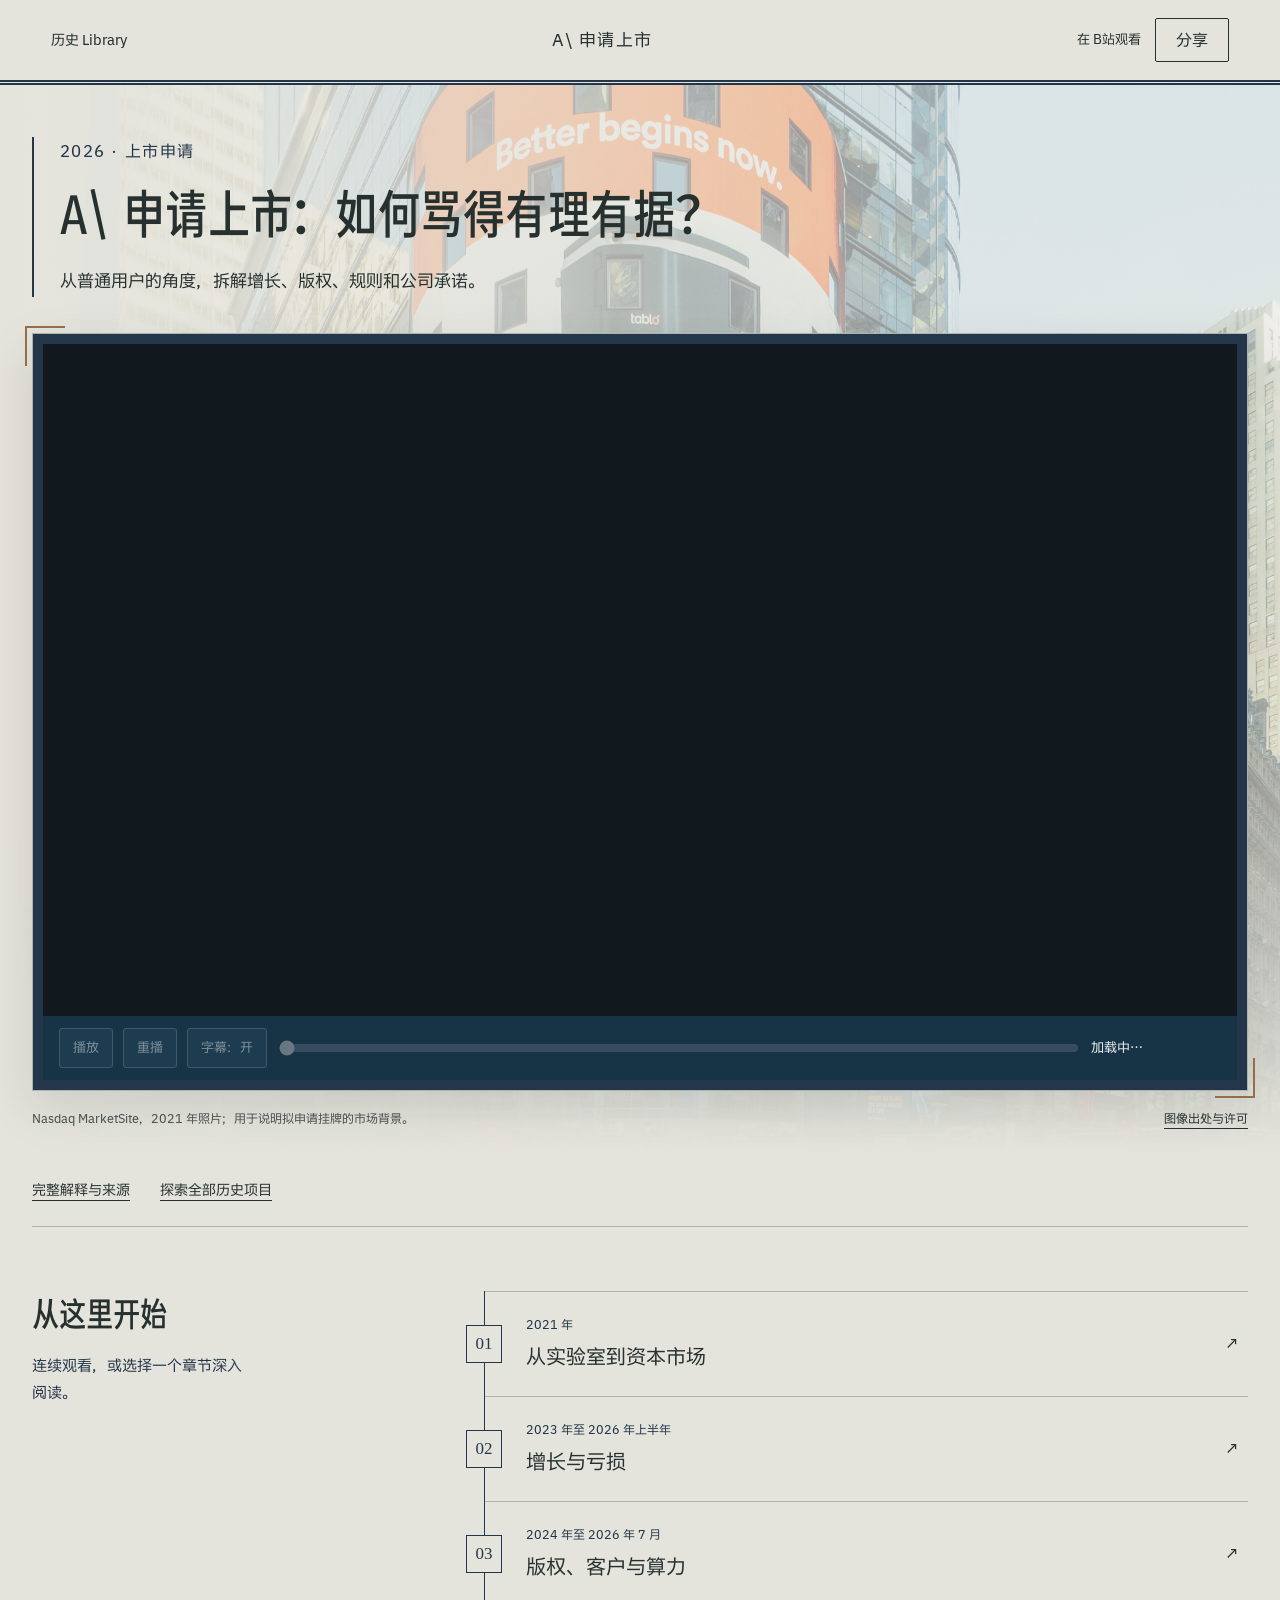
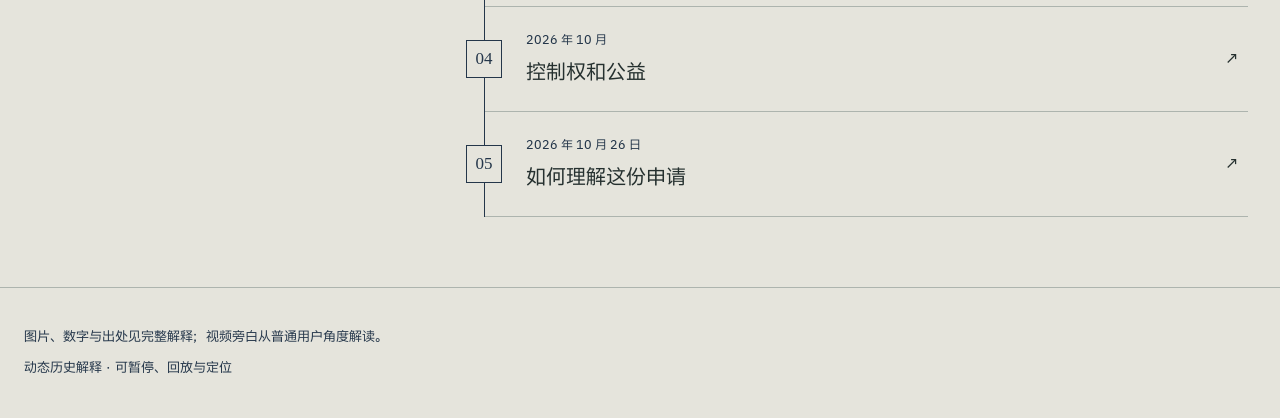
<file: index.html>
<!doctype html><html lang="zh-CN" data-theme="republic"><head><meta charset="utf-8"><meta name="viewport" content="width=device-width,initial-scale=1"><meta name="description" content="从普通用户的角度，拆解增长、版权、规则和公司承诺。"><title>A\ 申请上市：如何骂得有理有据？｜历史动态解释</title><link rel="stylesheet" href="website/site.css"><style>@font-face{font-family:HistorySans;src:url(font.ttf);font-weight:100 900;font-display:swap}</style><link rel="stylesheet" href="fonts.css"><script type="module" src="website/site.mjs"></script></head><body><a class="skip" href="#main">跳到正文</a><header class="site-nav"><a class="back" href="https://realpkuasule.github.io/interactive-history-library/">历史 Library</a><a class="site-name" href="index.html">A\ 申请上市</a><div class="actions"><a class="action" href="https://www.bilibili.com/video/BV1qpxg6tEDC/" target="_blank" rel="noopener">在 B站观看</a><button type="button" data-share>分享</button></div></header><main id="main"><section class="hero"><img class="hero-image" src="media/nasdaq-2021.jpg" alt="纽约时代广场纳斯达克 MarketSite 外观"><div class="hero-wash"></div><div class="hero-heading"><span class="period">2026 · 上市申请</span><h1>A\ 申请上市：如何骂得有理有据？</h1><p>从普通用户的角度，拆解增长、版权、规则和公司承诺。</p></div><div class="player-shell"><iframe name="history-player" class="native-player" title="A\ 申请上市：如何骂得有理有据？动态播放器" src="player.html?embedded=" allow="autoplay; fullscreen"></iframe></div><div class="hero-source"><span>Nasdaq MarketSite，2021 年照片；用于说明拟申请挂牌的市场背景。</span><a href="credits.json">图像出处与许可</a></div></section><div class="page-body"><div class="reading-links"><a href="explanation.html">完整解释与来源</a><a href="https://realpkuasule.github.io/interactive-history-library/">探索全部历史项目</a></div><section class="contents" id="contents"><header><h2>从这里开始</h2><p>连续观看，或选择一个章节深入阅读。</p></header><div class="chapter-list"><a class="chapter-link" href="chapter-background.html"><span class="chapter-order">01</span><span><small>2021 年</small><strong>从实验室到资本市场</strong></span><span aria-hidden="true">↗</span></a><a class="chapter-link" href="chapter-accounts.html"><span class="chapter-order">02</span><span><small>2023 年至 2026 年上半年</small><strong>增长与亏损</strong></span><span aria-hidden="true">↗</span></a><a class="chapter-link" href="chapter-risks.html"><span class="chapter-order">03</span><span><small>2024 年至 2026 年 7 月</small><strong>版权、客户与算力</strong></span><span aria-hidden="true">↗</span></a><a class="chapter-link" href="chapter-governance.html"><span class="chapter-order">04</span><span><small>2026 年 10 月</small><strong>控制权和公益</strong></span><span aria-hidden="true">↗</span></a><a class="chapter-link" href="chapter-outlook.html"><span class="chapter-order">05</span><span><small>2026 年 10 月 26 日</small><strong>如何理解这份申请</strong></span><span aria-hidden="true">↗</span></a></div></section></div></main><footer class="site-footer"><p>图片、数字与出处见完整解释；视频旁白从普通用户角度解读。</p><p>动态历史解释 · 可暂停、回放与定位</p></footer><dialog id="share-dialog" aria-labelledby="share-title"><form method="dialog"><button class="close-share" aria-label="关闭分享">关闭</button></form><h2 id="share-title">把这一页分享出去</h2><div id="share-qr"></div><p>用微信扫一扫，打开当前页面。</p><label>页面链接<input id="share-url" readonly></label><button type="button" id="copy-link">复制链接</button><p id="share-status" role="status"></p></dialog></body></html>
</file>
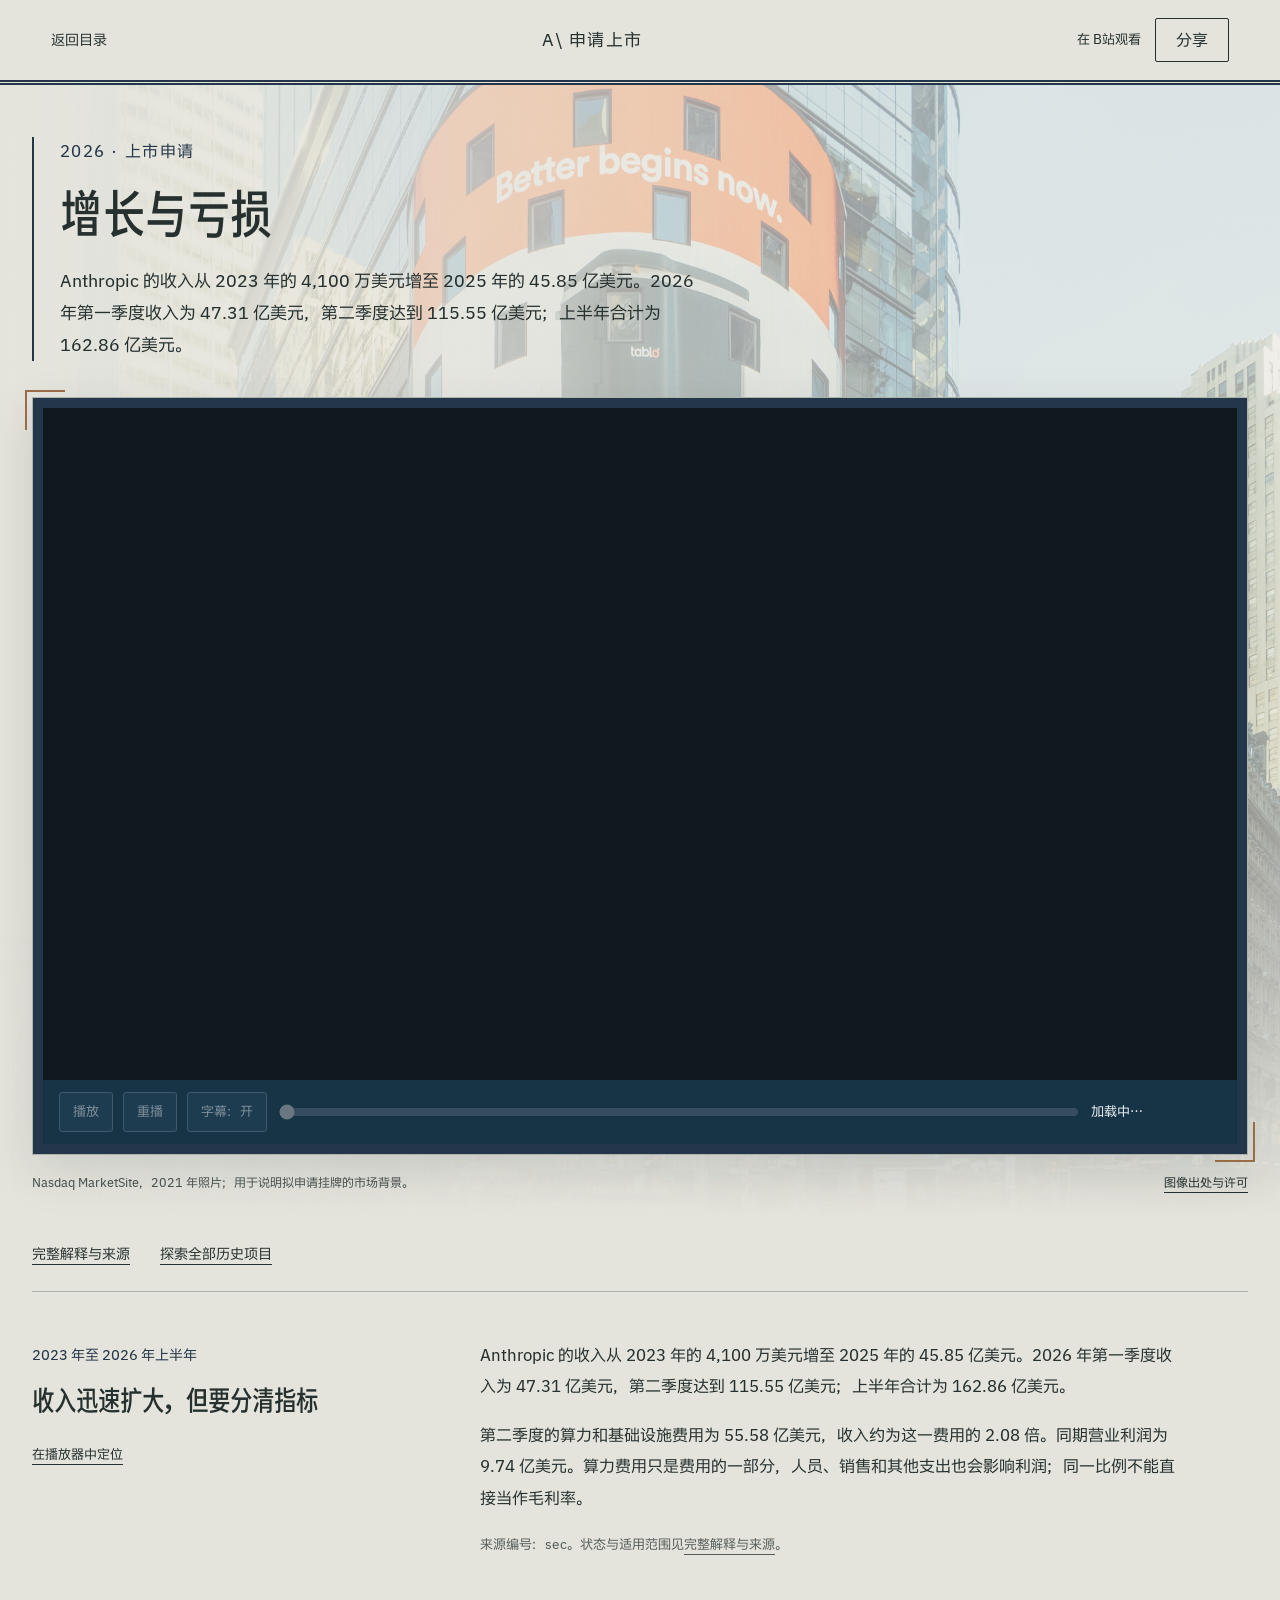
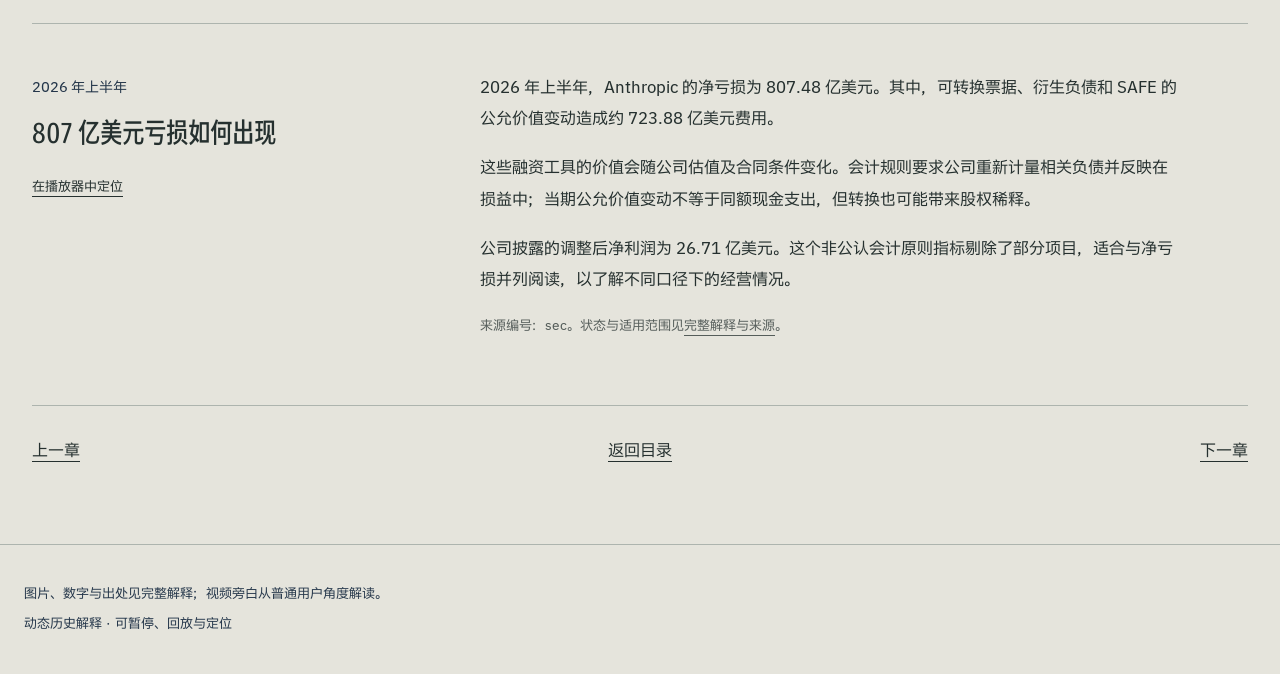
<file: chapter-accounts.html>
<!doctype html><html lang="zh-CN" data-theme="republic"><head><meta charset="utf-8"><meta name="viewport" content="width=device-width,initial-scale=1"><meta name="description" content="从普通用户的角度，拆解增长、版权、规则和公司承诺。"><title>增长与亏损｜历史动态解释</title><link rel="stylesheet" href="website/site.css"><style>@font-face{font-family:HistorySans;src:url(font.ttf);font-weight:100 900;font-display:swap}</style><link rel="stylesheet" href="fonts.css"><script type="module" src="website/site.mjs"></script></head><body><a class="skip" href="#main">跳到正文</a><header class="site-nav"><a class="back" href="index.html#contents">返回目录</a><a class="site-name" href="index.html">A\ 申请上市</a><div class="actions"><a class="action" href="https://www.bilibili.com/video/BV1qpxg6tEDC/" target="_blank" rel="noopener">在 B站观看</a><button type="button" data-share>分享</button></div></header><main id="main"><section class="hero"><img class="hero-image" src="media/nasdaq-2021.jpg" alt="纽约时代广场纳斯达克 MarketSite 外观"><div class="hero-wash"></div><div class="hero-heading"><span class="period">2026 · 上市申请</span><h1>增长与亏损</h1><p>Anthropic 的收入从 2023 年的 4,100 万美元增至 2025 年的 45.85 亿美元。2026 年第一季度收入为 47.31 亿美元，第二季度达到 115.55 亿美元；上半年合计为 162.86 亿美元。</p></div><div class="player-shell"><iframe name="history-player" class="native-player" title="A\ 申请上市：如何骂得有理有据？动态播放器" src="player.html?embedded=&amp;node=growth" allow="autoplay; fullscreen"></iframe></div><div class="hero-source"><span>Nasdaq MarketSite，2021 年照片；用于说明拟申请挂牌的市场背景。</span><a href="credits.json">图像出处与许可</a></div></section><div class="page-body"><div class="reading-links"><a href="explanation.html">完整解释与来源</a><a href="https://realpkuasule.github.io/interactive-history-library/">探索全部历史项目</a></div><section class="event-note" id="event-growth"><div><time>2023 年至 2026 年上半年</time><h2>收入迅速扩大，但要分清指标</h2><a class="locate" href="player.html?node=growth" target="history-player">在播放器中定位</a></div><div><p>Anthropic 的收入从 2023 年的 4,100 万美元增至 2025 年的 45.85 亿美元。2026 年第一季度收入为 47.31 亿美元，第二季度达到 115.55 亿美元；上半年合计为 162.86 亿美元。</p><p>第二季度的算力和基础设施费用为 55.58 亿美元，收入约为这一费用的 2.08 倍。同期营业利润为 9.74 亿美元。算力费用只是费用的一部分，人员、销售和其他支出也会影响利润；同一比例不能直接当作毛利率。</p><p class="source-note">来源编号：sec。状态与适用范围见<a href="explanation.html">完整解释与来源</a>。</p></div></section><section class="event-note" id="event-loss"><div><time>2026 年上半年</time><h2>807 亿美元亏损如何出现</h2><a class="locate" href="player.html?node=loss" target="history-player">在播放器中定位</a></div><div><p>2026 年上半年，Anthropic 的净亏损为 807.48 亿美元。其中，可转换票据、衍生负债和 SAFE 的公允价值变动造成约 723.88 亿美元费用。</p><p>这些融资工具的价值会随公司估值及合同条件变化。会计规则要求公司重新计量相关负债并反映在损益中；当期公允价值变动不等于同额现金支出，但转换也可能带来股权稀释。</p><p>公司披露的调整后净利润为 26.71 亿美元。这个非公认会计原则指标剔除了部分项目，适合与净亏损并列阅读，以了解不同口径下的经营情况。</p><p class="source-note">来源编号：sec。状态与适用范围见<a href="explanation.html">完整解释与来源</a>。</p></div></section><nav class="chapter-footer" aria-label="章节导航"><a href="chapter-background.html">上一章</a><a href="index.html#contents">返回目录</a><a href="chapter-risks.html">下一章</a></nav></div></main><footer class="site-footer"><p>图片、数字与出处见完整解释；视频旁白从普通用户角度解读。</p><p>动态历史解释 · 可暂停、回放与定位</p></footer><dialog id="share-dialog" aria-labelledby="share-title"><form method="dialog"><button class="close-share" aria-label="关闭分享">关闭</button></form><h2 id="share-title">把这一页分享出去</h2><div id="share-qr"></div><p>用微信扫一扫，打开当前页面。</p><label>页面链接<input id="share-url" readonly></label><button type="button" id="copy-link">复制链接</button><p id="share-status" role="status"></p></dialog></body></html>
</file>
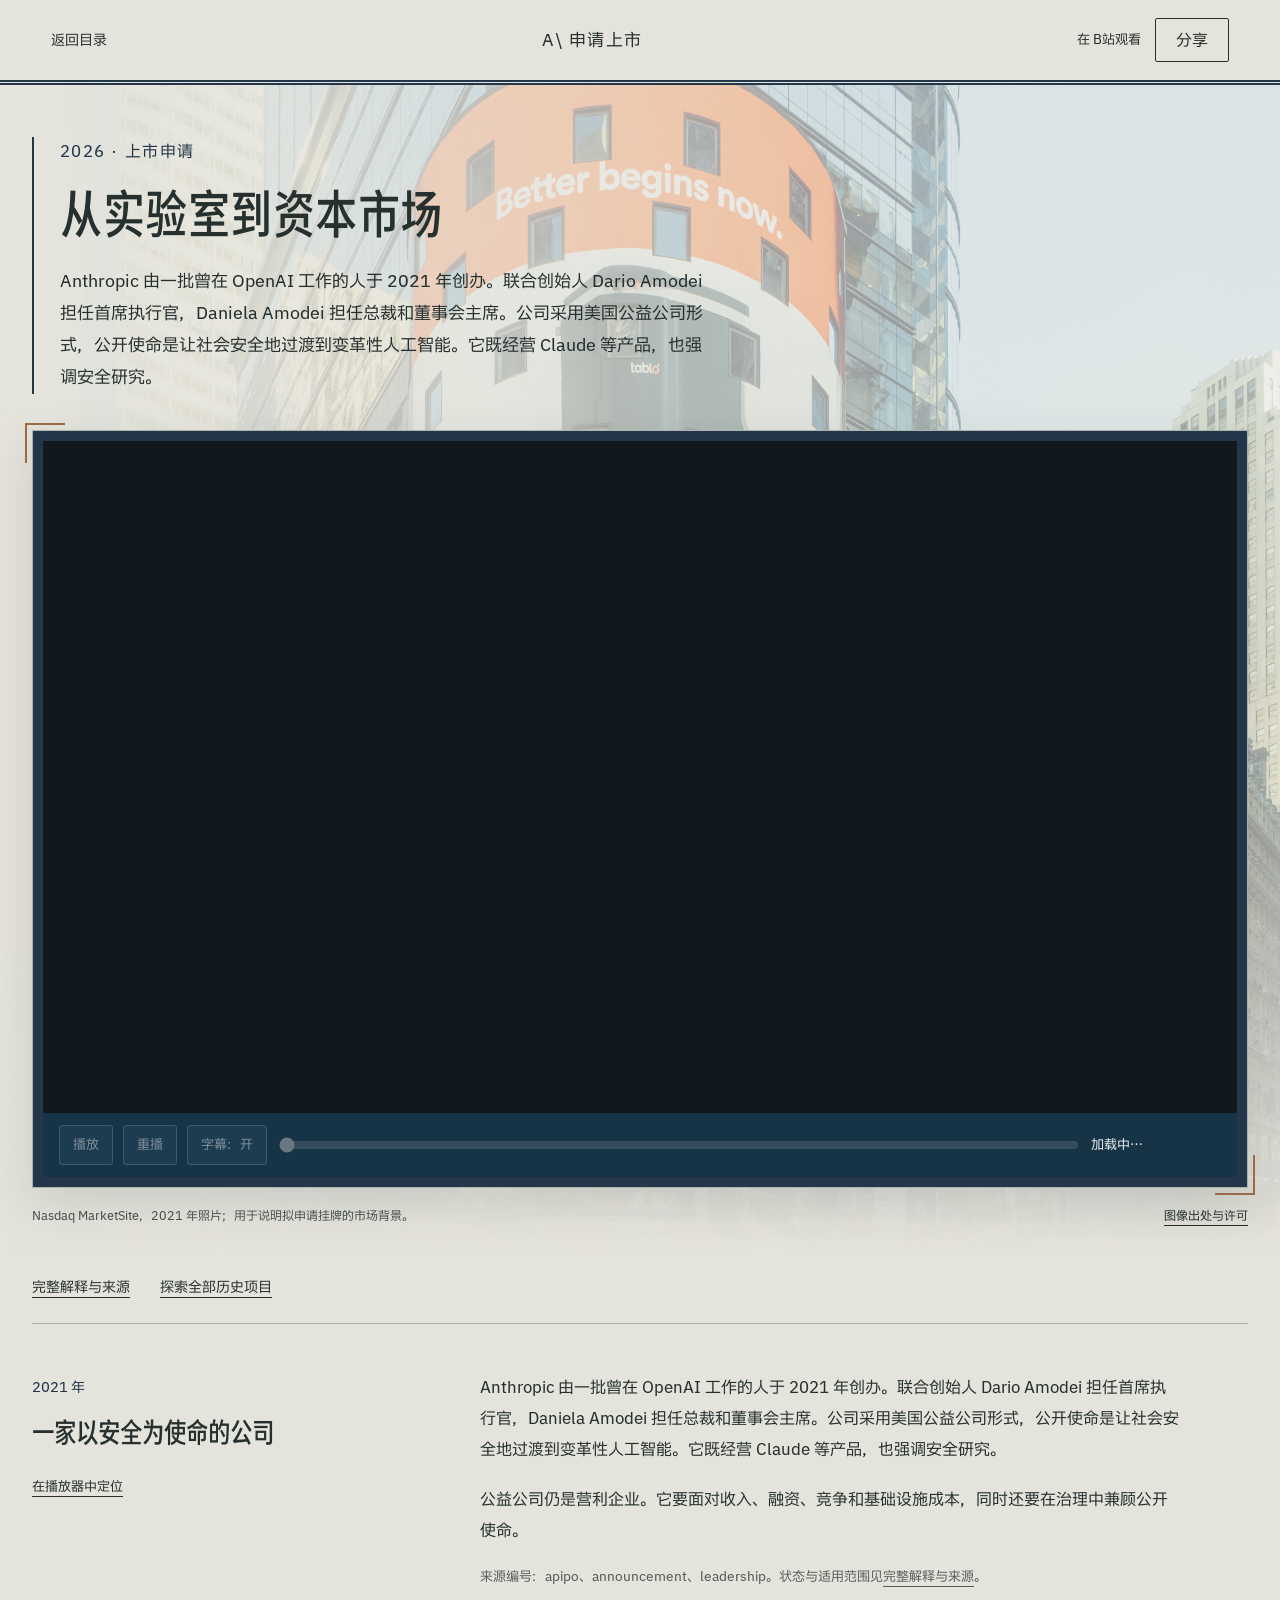
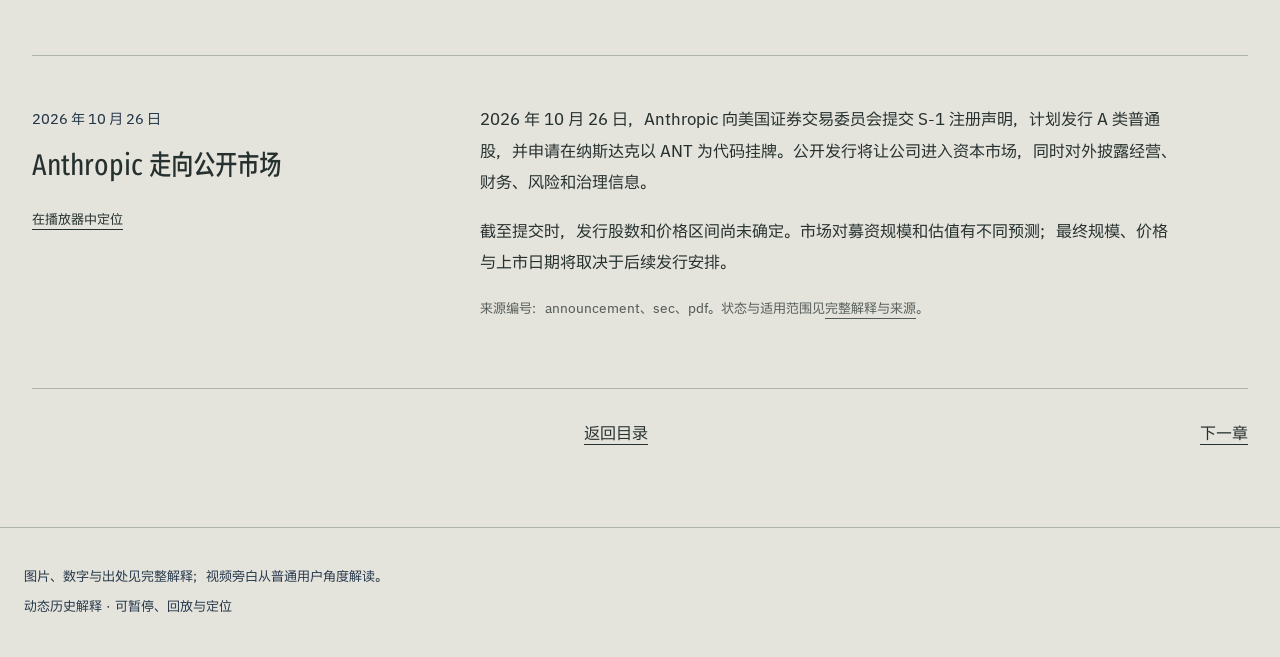
<file: chapter-background.html>
<!doctype html><html lang="zh-CN" data-theme="republic"><head><meta charset="utf-8"><meta name="viewport" content="width=device-width,initial-scale=1"><meta name="description" content="从普通用户的角度，拆解增长、版权、规则和公司承诺。"><title>从实验室到资本市场｜历史动态解释</title><link rel="stylesheet" href="website/site.css"><style>@font-face{font-family:HistorySans;src:url(font.ttf);font-weight:100 900;font-display:swap}</style><link rel="stylesheet" href="fonts.css"><script type="module" src="website/site.mjs"></script></head><body><a class="skip" href="#main">跳到正文</a><header class="site-nav"><a class="back" href="index.html#contents">返回目录</a><a class="site-name" href="index.html">A\ 申请上市</a><div class="actions"><a class="action" href="https://www.bilibili.com/video/BV1qpxg6tEDC/" target="_blank" rel="noopener">在 B站观看</a><button type="button" data-share>分享</button></div></header><main id="main"><section class="hero"><img class="hero-image" src="media/nasdaq-2021.jpg" alt="纽约时代广场纳斯达克 MarketSite 外观"><div class="hero-wash"></div><div class="hero-heading"><span class="period">2026 · 上市申请</span><h1>从实验室到资本市场</h1><p>Anthropic 由一批曾在 OpenAI 工作的人于 2021 年创办。联合创始人 Dario Amodei 担任首席执行官，Daniela Amodei 担任总裁和董事会主席。公司采用美国公益公司形式，公开使命是让社会安全地过渡到变革性人工智能。它既经营 Claude 等产品，也强调安全研究。</p></div><div class="player-shell"><iframe name="history-player" class="native-player" title="A\ 申请上市：如何骂得有理有据？动态播放器" src="player.html?embedded=&amp;node=founding" allow="autoplay; fullscreen"></iframe></div><div class="hero-source"><span>Nasdaq MarketSite，2021 年照片；用于说明拟申请挂牌的市场背景。</span><a href="credits.json">图像出处与许可</a></div></section><div class="page-body"><div class="reading-links"><a href="explanation.html">完整解释与来源</a><a href="https://realpkuasule.github.io/interactive-history-library/">探索全部历史项目</a></div><section class="event-note" id="event-founding"><div><time>2021 年</time><h2>一家以安全为使命的公司</h2><a class="locate" href="player.html?node=founding" target="history-player">在播放器中定位</a></div><div><p>Anthropic 由一批曾在 OpenAI 工作的人于 2021 年创办。联合创始人 Dario Amodei 担任首席执行官，Daniela Amodei 担任总裁和董事会主席。公司采用美国公益公司形式，公开使命是让社会安全地过渡到变革性人工智能。它既经营 Claude 等产品，也强调安全研究。</p><p>公益公司仍是营利企业。它要面对收入、融资、竞争和基础设施成本，同时还要在治理中兼顾公开使命。</p><p class="source-note">来源编号：apipo、announcement、leadership。状态与适用范围见<a href="explanation.html">完整解释与来源</a>。</p></div></section><section class="event-note" id="event-filing"><div><time>2026 年 10 月 26 日</time><h2>Anthropic 走向公开市场</h2><a class="locate" href="player.html?node=filing" target="history-player">在播放器中定位</a></div><div><p>2026 年 10 月 26 日，Anthropic 向美国证券交易委员会提交 S-1 注册声明，计划发行 A 类普通股，并申请在纳斯达克以 ANT 为代码挂牌。公开发行将让公司进入资本市场，同时对外披露经营、财务、风险和治理信息。</p><p>截至提交时，发行股数和价格区间尚未确定。市场对募资规模和估值有不同预测；最终规模、价格与上市日期将取决于后续发行安排。</p><p class="source-note">来源编号：announcement、sec、pdf。状态与适用范围见<a href="explanation.html">完整解释与来源</a>。</p></div></section><nav class="chapter-footer" aria-label="章节导航"><span></span><a href="index.html#contents">返回目录</a><a href="chapter-accounts.html">下一章</a></nav></div></main><footer class="site-footer"><p>图片、数字与出处见完整解释；视频旁白从普通用户角度解读。</p><p>动态历史解释 · 可暂停、回放与定位</p></footer><dialog id="share-dialog" aria-labelledby="share-title"><form method="dialog"><button class="close-share" aria-label="关闭分享">关闭</button></form><h2 id="share-title">把这一页分享出去</h2><div id="share-qr"></div><p>用微信扫一扫，打开当前页面。</p><label>页面链接<input id="share-url" readonly></label><button type="button" id="copy-link">复制链接</button><p id="share-status" role="status"></p></dialog></body></html>
</file>
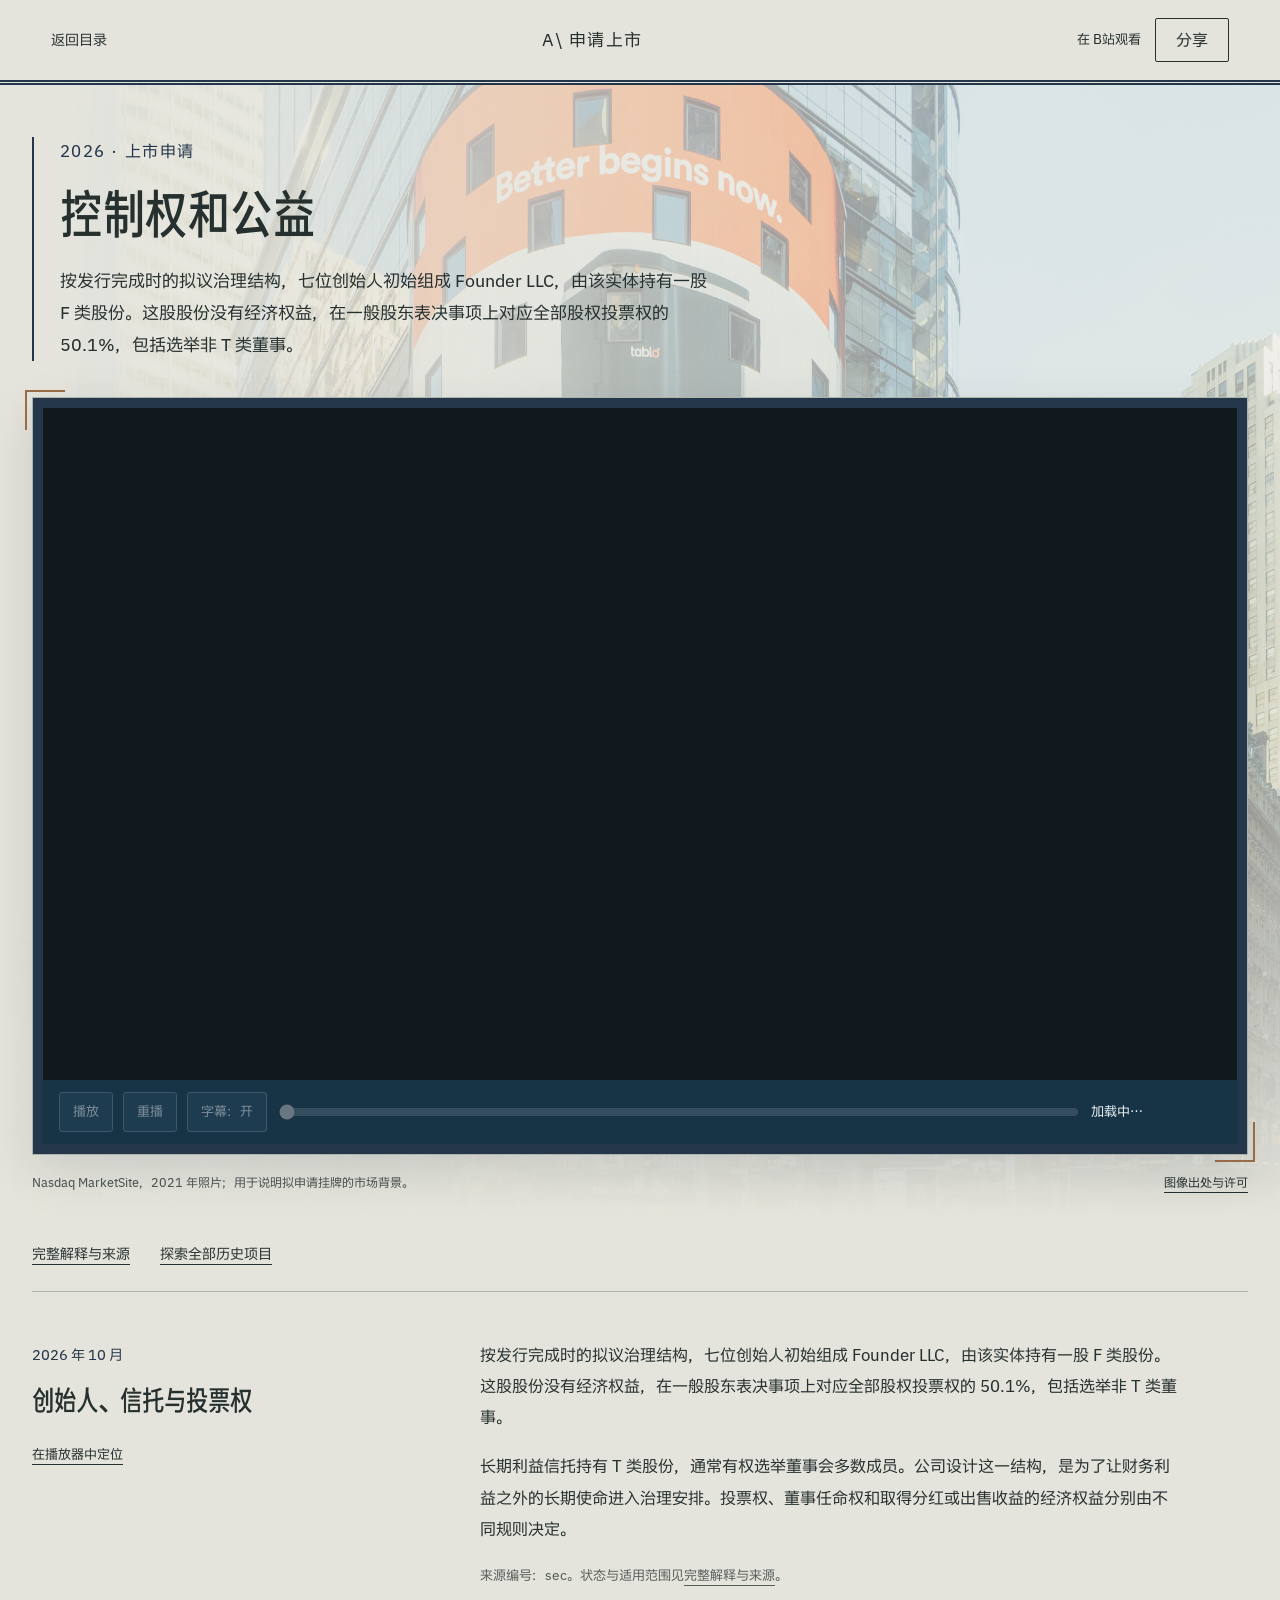
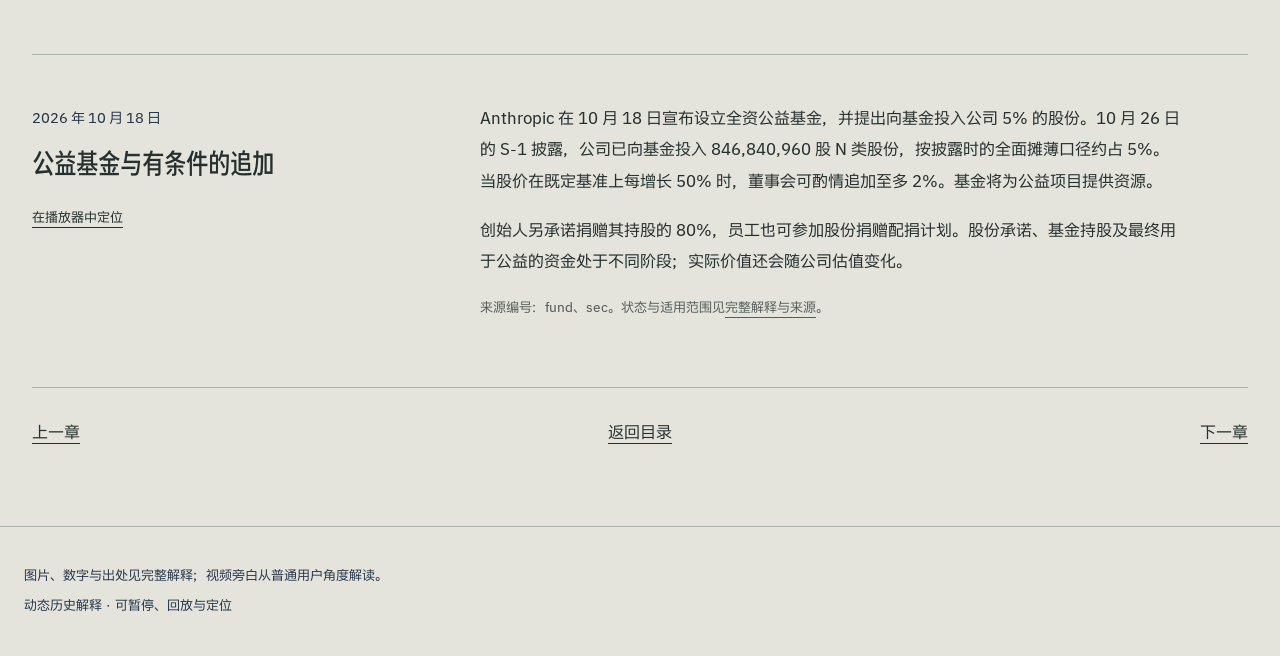
<file: chapter-governance.html>
<!doctype html><html lang="zh-CN" data-theme="republic"><head><meta charset="utf-8"><meta name="viewport" content="width=device-width,initial-scale=1"><meta name="description" content="从普通用户的角度，拆解增长、版权、规则和公司承诺。"><title>控制权和公益｜历史动态解释</title><link rel="stylesheet" href="website/site.css"><style>@font-face{font-family:HistorySans;src:url(font.ttf);font-weight:100 900;font-display:swap}</style><link rel="stylesheet" href="fonts.css"><script type="module" src="website/site.mjs"></script></head><body><a class="skip" href="#main">跳到正文</a><header class="site-nav"><a class="back" href="index.html#contents">返回目录</a><a class="site-name" href="index.html">A\ 申请上市</a><div class="actions"><a class="action" href="https://www.bilibili.com/video/BV1qpxg6tEDC/" target="_blank" rel="noopener">在 B站观看</a><button type="button" data-share>分享</button></div></header><main id="main"><section class="hero"><img class="hero-image" src="media/nasdaq-2021.jpg" alt="纽约时代广场纳斯达克 MarketSite 外观"><div class="hero-wash"></div><div class="hero-heading"><span class="period">2026 · 上市申请</span><h1>控制权和公益</h1><p>按发行完成时的拟议治理结构，七位创始人初始组成 Founder LLC，由该实体持有一股 F 类股份。这股股份没有经济权益，在一般股东表决事项上对应全部股权投票权的 50.1%，包括选举非 T 类董事。</p></div><div class="player-shell"><iframe name="history-player" class="native-player" title="A\ 申请上市：如何骂得有理有据？动态播放器" src="player.html?embedded=&amp;node=governance" allow="autoplay; fullscreen"></iframe></div><div class="hero-source"><span>Nasdaq MarketSite，2021 年照片；用于说明拟申请挂牌的市场背景。</span><a href="credits.json">图像出处与许可</a></div></section><div class="page-body"><div class="reading-links"><a href="explanation.html">完整解释与来源</a><a href="https://realpkuasule.github.io/interactive-history-library/">探索全部历史项目</a></div><section class="event-note" id="event-governance"><div><time>2026 年 10 月</time><h2>创始人、信托与投票权</h2><a class="locate" href="player.html?node=governance" target="history-player">在播放器中定位</a></div><div><p>按发行完成时的拟议治理结构，七位创始人初始组成 Founder LLC，由该实体持有一股 F 类股份。这股股份没有经济权益，在一般股东表决事项上对应全部股权投票权的 50.1%，包括选举非 T 类董事。</p><p>长期利益信托持有 T 类股份，通常有权选举董事会多数成员。公司设计这一结构，是为了让财务利益之外的长期使命进入治理安排。投票权、董事任命权和取得分红或出售收益的经济权益分别由不同规则决定。</p><p class="source-note">来源编号：sec。状态与适用范围见<a href="explanation.html">完整解释与来源</a>。</p></div></section><section class="event-note" id="event-benefit"><div><time>2026 年 10 月 18 日</time><h2>公益基金与有条件的追加</h2><a class="locate" href="player.html?node=benefit" target="history-player">在播放器中定位</a></div><div><p>Anthropic 在 10 月 18 日宣布设立全资公益基金，并提出向基金投入公司 5% 的股份。10 月 26 日的 S-1 披露，公司已向基金投入 846,840,960 股 N 类股份，按披露时的全面摊薄口径约占 5%。当股价在既定基准上每增长 50% 时，董事会可酌情追加至多 2%。基金将为公益项目提供资源。</p><p>创始人另承诺捐赠其持股的 80%，员工也可参加股份捐赠配捐计划。股份承诺、基金持股及最终用于公益的资金处于不同阶段；实际价值还会随公司估值变化。</p><p class="source-note">来源编号：fund、sec。状态与适用范围见<a href="explanation.html">完整解释与来源</a>。</p></div></section><nav class="chapter-footer" aria-label="章节导航"><a href="chapter-risks.html">上一章</a><a href="index.html#contents">返回目录</a><a href="chapter-outlook.html">下一章</a></nav></div></main><footer class="site-footer"><p>图片、数字与出处见完整解释；视频旁白从普通用户角度解读。</p><p>动态历史解释 · 可暂停、回放与定位</p></footer><dialog id="share-dialog" aria-labelledby="share-title"><form method="dialog"><button class="close-share" aria-label="关闭分享">关闭</button></form><h2 id="share-title">把这一页分享出去</h2><div id="share-qr"></div><p>用微信扫一扫，打开当前页面。</p><label>页面链接<input id="share-url" readonly></label><button type="button" id="copy-link">复制链接</button><p id="share-status" role="status"></p></dialog></body></html>
</file>
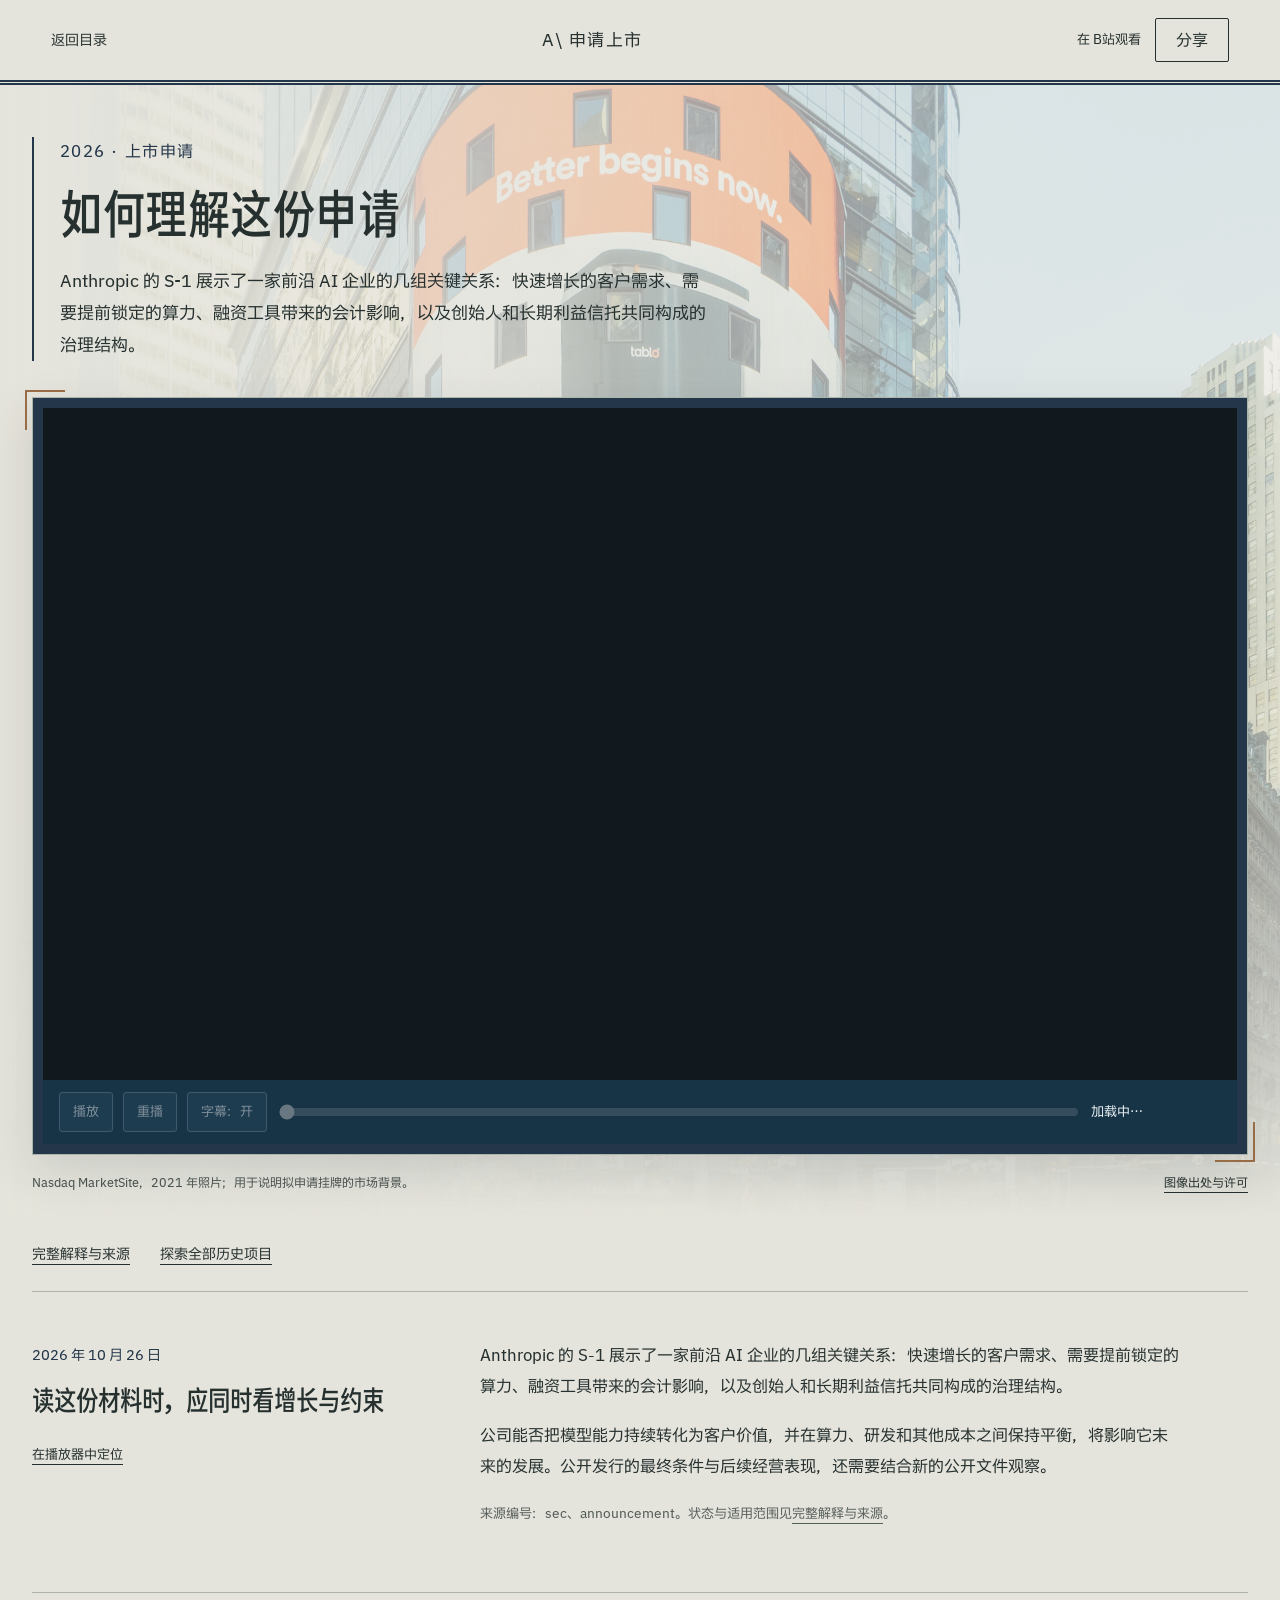
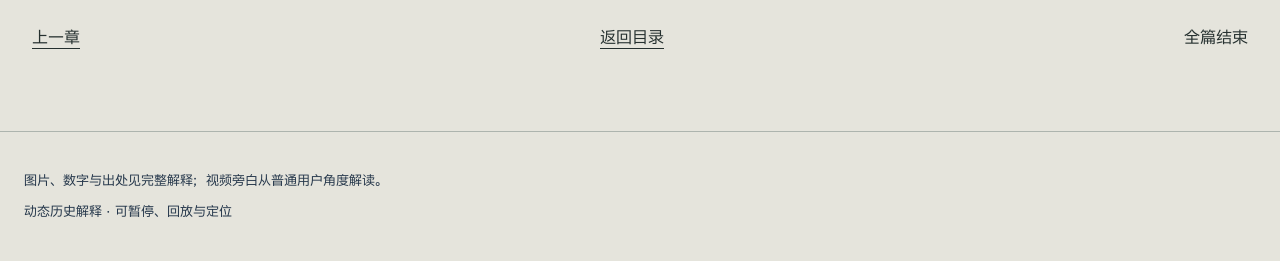
<file: chapter-outlook.html>
<!doctype html><html lang="zh-CN" data-theme="republic"><head><meta charset="utf-8"><meta name="viewport" content="width=device-width,initial-scale=1"><meta name="description" content="从普通用户的角度，拆解增长、版权、规则和公司承诺。"><title>如何理解这份申请｜历史动态解释</title><link rel="stylesheet" href="website/site.css"><style>@font-face{font-family:HistorySans;src:url(font.ttf);font-weight:100 900;font-display:swap}</style><link rel="stylesheet" href="fonts.css"><script type="module" src="website/site.mjs"></script></head><body><a class="skip" href="#main">跳到正文</a><header class="site-nav"><a class="back" href="index.html#contents">返回目录</a><a class="site-name" href="index.html">A\ 申请上市</a><div class="actions"><a class="action" href="https://www.bilibili.com/video/BV1qpxg6tEDC/" target="_blank" rel="noopener">在 B站观看</a><button type="button" data-share>分享</button></div></header><main id="main"><section class="hero"><img class="hero-image" src="media/nasdaq-2021.jpg" alt="纽约时代广场纳斯达克 MarketSite 外观"><div class="hero-wash"></div><div class="hero-heading"><span class="period">2026 · 上市申请</span><h1>如何理解这份申请</h1><p>Anthropic 的 S-1 展示了一家前沿 AI 企业的几组关键关系：快速增长的客户需求、需要提前锁定的算力、融资工具带来的会计影响，以及创始人和长期利益信托共同构成的治理结构。</p></div><div class="player-shell"><iframe name="history-player" class="native-player" title="A\ 申请上市：如何骂得有理有据？动态播放器" src="player.html?embedded=&amp;node=reading" allow="autoplay; fullscreen"></iframe></div><div class="hero-source"><span>Nasdaq MarketSite，2021 年照片；用于说明拟申请挂牌的市场背景。</span><a href="credits.json">图像出处与许可</a></div></section><div class="page-body"><div class="reading-links"><a href="explanation.html">完整解释与来源</a><a href="https://realpkuasule.github.io/interactive-history-library/">探索全部历史项目</a></div><section class="event-note" id="event-reading"><div><time>2026 年 10 月 26 日</time><h2>读这份材料时，应同时看增长与约束</h2><a class="locate" href="player.html?node=reading" target="history-player">在播放器中定位</a></div><div><p>Anthropic 的 S-1 展示了一家前沿 AI 企业的几组关键关系：快速增长的客户需求、需要提前锁定的算力、融资工具带来的会计影响，以及创始人和长期利益信托共同构成的治理结构。</p><p>公司能否把模型能力持续转化为客户价值，并在算力、研发和其他成本之间保持平衡，将影响它未来的发展。公开发行的最终条件与后续经营表现，还需要结合新的公开文件观察。</p><p class="source-note">来源编号：sec、announcement。状态与适用范围见<a href="explanation.html">完整解释与来源</a>。</p></div></section><nav class="chapter-footer" aria-label="章节导航"><a href="chapter-governance.html">上一章</a><a href="index.html#contents">返回目录</a><span>全篇结束</span></nav></div></main><footer class="site-footer"><p>图片、数字与出处见完整解释；视频旁白从普通用户角度解读。</p><p>动态历史解释 · 可暂停、回放与定位</p></footer><dialog id="share-dialog" aria-labelledby="share-title"><form method="dialog"><button class="close-share" aria-label="关闭分享">关闭</button></form><h2 id="share-title">把这一页分享出去</h2><div id="share-qr"></div><p>用微信扫一扫，打开当前页面。</p><label>页面链接<input id="share-url" readonly></label><button type="button" id="copy-link">复制链接</button><p id="share-status" role="status"></p></dialog></body></html>
</file>
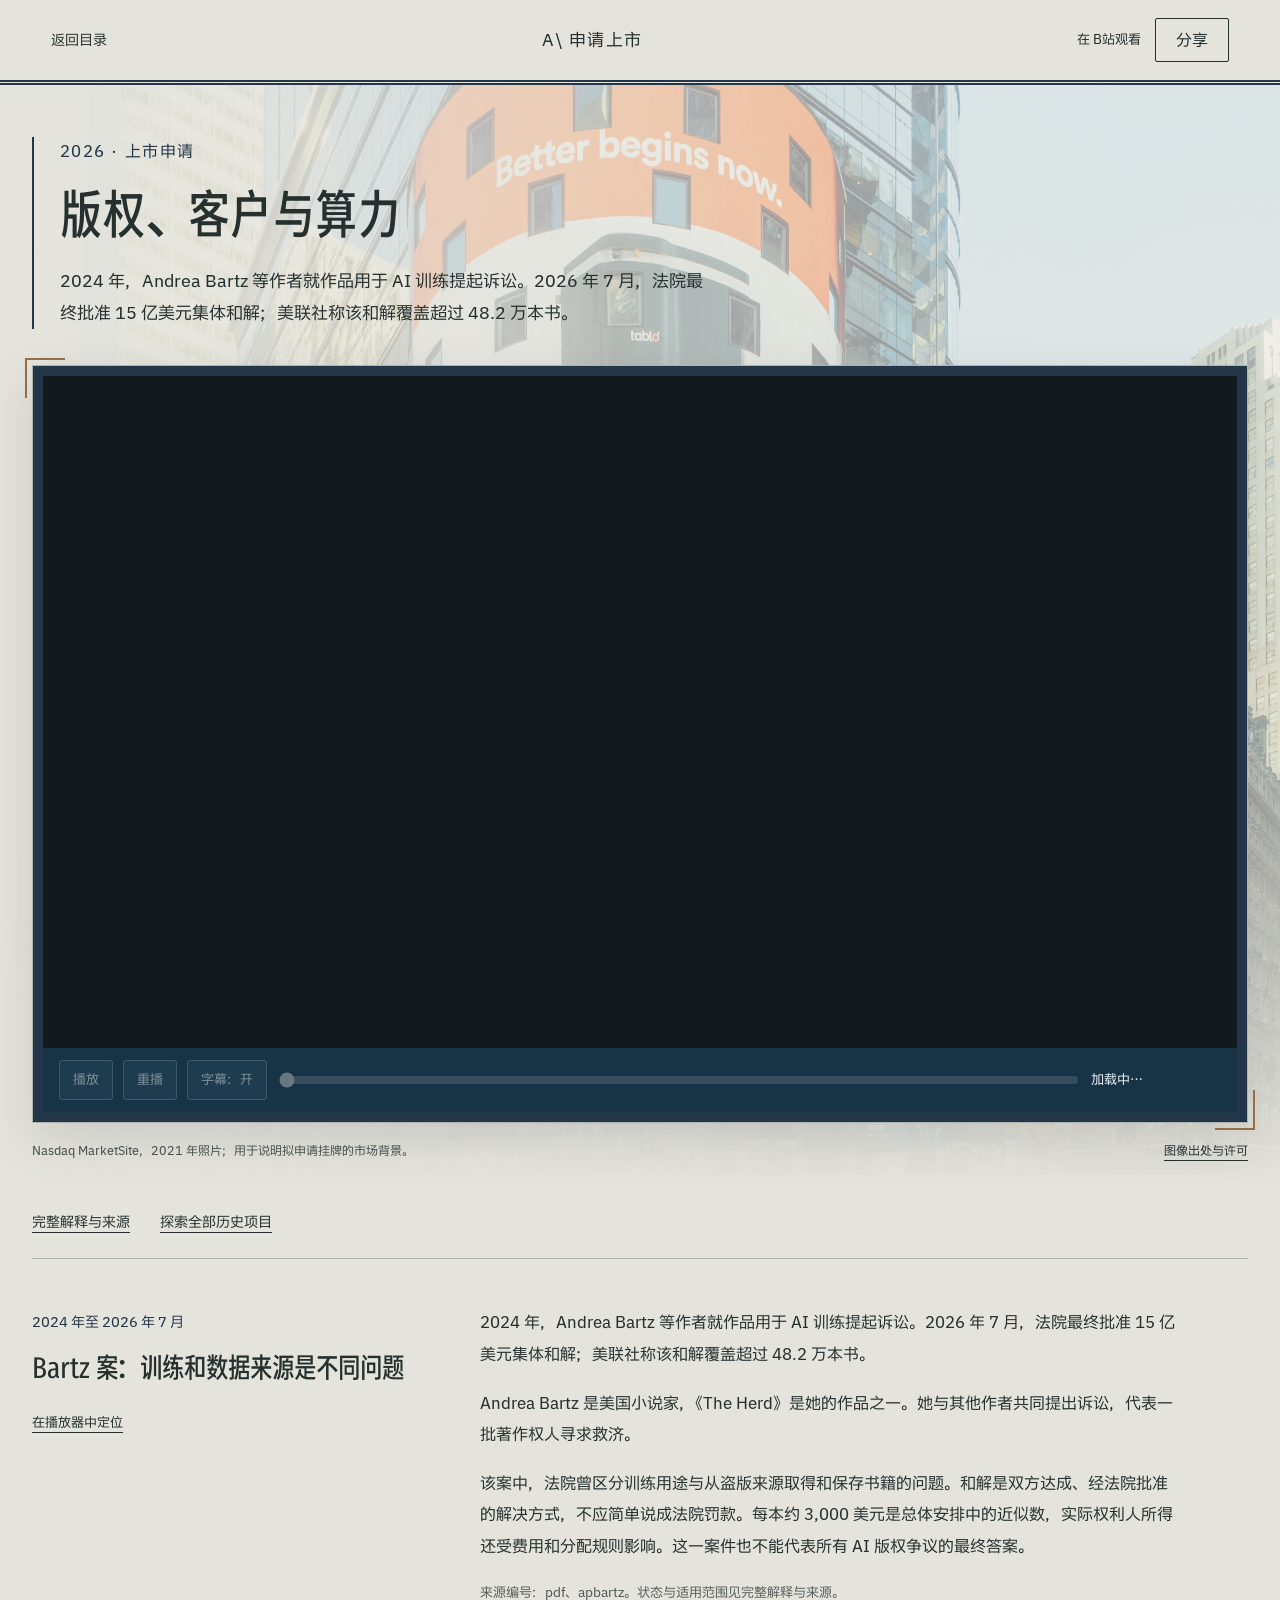
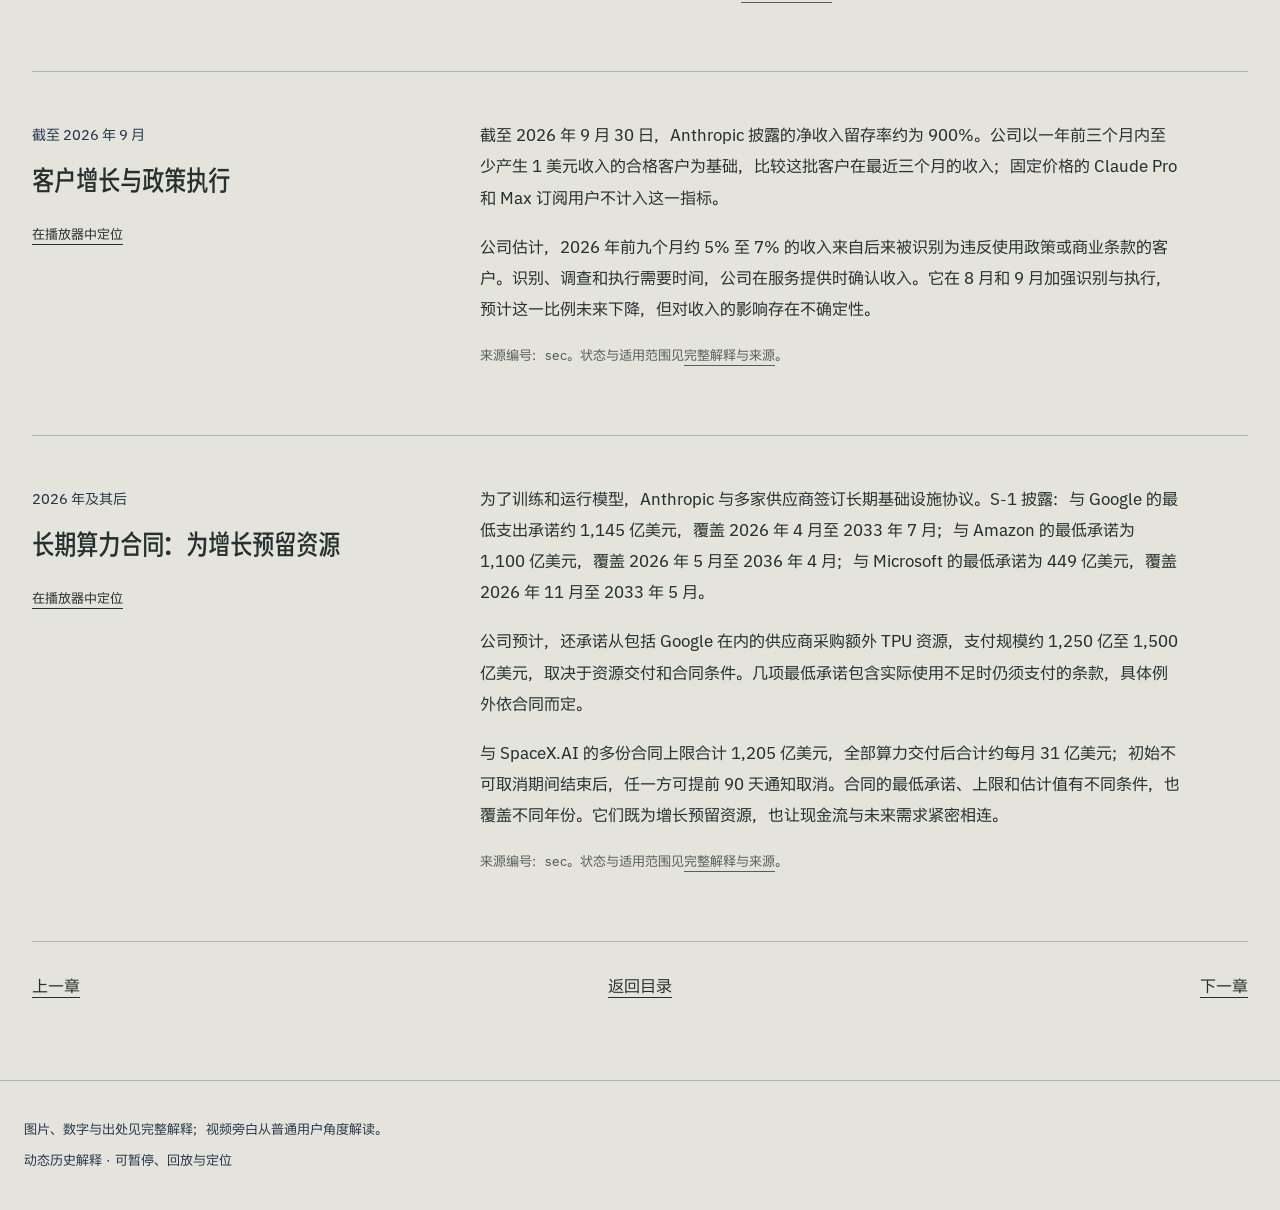
<file: chapter-risks.html>
<!doctype html><html lang="zh-CN" data-theme="republic"><head><meta charset="utf-8"><meta name="viewport" content="width=device-width,initial-scale=1"><meta name="description" content="从普通用户的角度，拆解增长、版权、规则和公司承诺。"><title>版权、客户与算力｜历史动态解释</title><link rel="stylesheet" href="website/site.css"><style>@font-face{font-family:HistorySans;src:url(font.ttf);font-weight:100 900;font-display:swap}</style><link rel="stylesheet" href="fonts.css"><script type="module" src="website/site.mjs"></script></head><body><a class="skip" href="#main">跳到正文</a><header class="site-nav"><a class="back" href="index.html#contents">返回目录</a><a class="site-name" href="index.html">A\ 申请上市</a><div class="actions"><a class="action" href="https://www.bilibili.com/video/BV1qpxg6tEDC/" target="_blank" rel="noopener">在 B站观看</a><button type="button" data-share>分享</button></div></header><main id="main"><section class="hero"><img class="hero-image" src="media/nasdaq-2021.jpg" alt="纽约时代广场纳斯达克 MarketSite 外观"><div class="hero-wash"></div><div class="hero-heading"><span class="period">2026 · 上市申请</span><h1>版权、客户与算力</h1><p>2024 年，Andrea Bartz 等作者就作品用于 AI 训练提起诉讼。2026 年 7 月，法院最终批准 15 亿美元集体和解；美联社称该和解覆盖超过 48.2 万本书。</p></div><div class="player-shell"><iframe name="history-player" class="native-player" title="A\ 申请上市：如何骂得有理有据？动态播放器" src="player.html?embedded=&amp;node=copyright" allow="autoplay; fullscreen"></iframe></div><div class="hero-source"><span>Nasdaq MarketSite，2021 年照片；用于说明拟申请挂牌的市场背景。</span><a href="credits.json">图像出处与许可</a></div></section><div class="page-body"><div class="reading-links"><a href="explanation.html">完整解释与来源</a><a href="https://realpkuasule.github.io/interactive-history-library/">探索全部历史项目</a></div><section class="event-note" id="event-copyright"><div><time>2024 年至 2026 年 7 月</time><h2>Bartz 案：训练和数据来源是不同问题</h2><a class="locate" href="player.html?node=copyright" target="history-player">在播放器中定位</a></div><div><p>2024 年，Andrea Bartz 等作者就作品用于 AI 训练提起诉讼。2026 年 7 月，法院最终批准 15 亿美元集体和解；美联社称该和解覆盖超过 48.2 万本书。</p><p>Andrea Bartz 是美国小说家，《The Herd》是她的作品之一。她与其他作者共同提出诉讼，代表一批著作权人寻求救济。</p><p>该案中，法院曾区分训练用途与从盗版来源取得和保存书籍的问题。和解是双方达成、经法院批准的解决方式，不应简单说成法院罚款。每本约 3,000 美元是总体安排中的近似数，实际权利人所得还受费用和分配规则影响。这一案件也不能代表所有 AI 版权争议的最终答案。</p><p class="source-note">来源编号：pdf、apbartz。状态与适用范围见<a href="explanation.html">完整解释与来源</a>。</p></div></section><section class="event-note" id="event-customers"><div><time>截至 2026 年 9 月</time><h2>客户增长与政策执行</h2><a class="locate" href="player.html?node=customers" target="history-player">在播放器中定位</a></div><div><p>截至 2026 年 9 月 30 日，Anthropic 披露的净收入留存率约为 900%。公司以一年前三个月内至少产生 1 美元收入的合格客户为基础，比较这批客户在最近三个月的收入；固定价格的 Claude Pro 和 Max 订阅用户不计入这一指标。</p><p>公司估计，2026 年前九个月约 5% 至 7% 的收入来自后来被识别为违反使用政策或商业条款的客户。识别、调查和执行需要时间，公司在服务提供时确认收入。它在 8 月和 9 月加强识别与执行，预计这一比例未来下降，但对收入的影响存在不确定性。</p><p class="source-note">来源编号：sec。状态与适用范围见<a href="explanation.html">完整解释与来源</a>。</p></div></section><section class="event-note" id="event-compute"><div><time>2026 年及其后</time><h2>长期算力合同：为增长预留资源</h2><a class="locate" href="player.html?node=compute" target="history-player">在播放器中定位</a></div><div><p>为了训练和运行模型，Anthropic 与多家供应商签订长期基础设施协议。S-1 披露：与 Google 的最低支出承诺约 1,145 亿美元，覆盖 2026 年 4 月至 2033 年 7 月；与 Amazon 的最低承诺为 1,100 亿美元，覆盖 2026 年 5 月至 2036 年 4 月；与 Microsoft 的最低承诺为 449 亿美元，覆盖 2026 年 11 月至 2033 年 5 月。</p><p>公司预计，还承诺从包括 Google 在内的供应商采购额外 TPU 资源，支付规模约 1,250 亿至 1,500 亿美元，取决于资源交付和合同条件。几项最低承诺包含实际使用不足时仍须支付的条款，具体例外依合同而定。</p><p>与 SpaceX.AI 的多份合同上限合计 1,205 亿美元，全部算力交付后合计约每月 31 亿美元；初始不可取消期间结束后，任一方可提前 90 天通知取消。合同的最低承诺、上限和估计值有不同条件，也覆盖不同年份。它们既为增长预留资源，也让现金流与未来需求紧密相连。</p><p class="source-note">来源编号：sec。状态与适用范围见<a href="explanation.html">完整解释与来源</a>。</p></div></section><nav class="chapter-footer" aria-label="章节导航"><a href="chapter-accounts.html">上一章</a><a href="index.html#contents">返回目录</a><a href="chapter-governance.html">下一章</a></nav></div></main><footer class="site-footer"><p>图片、数字与出处见完整解释；视频旁白从普通用户角度解读。</p><p>动态历史解释 · 可暂停、回放与定位</p></footer><dialog id="share-dialog" aria-labelledby="share-title"><form method="dialog"><button class="close-share" aria-label="关闭分享">关闭</button></form><h2 id="share-title">把这一页分享出去</h2><div id="share-qr"></div><p>用微信扫一扫，打开当前页面。</p><label>页面链接<input id="share-url" readonly></label><button type="button" id="copy-link">复制链接</button><p id="share-status" role="status"></p></dialog></body></html>
</file>
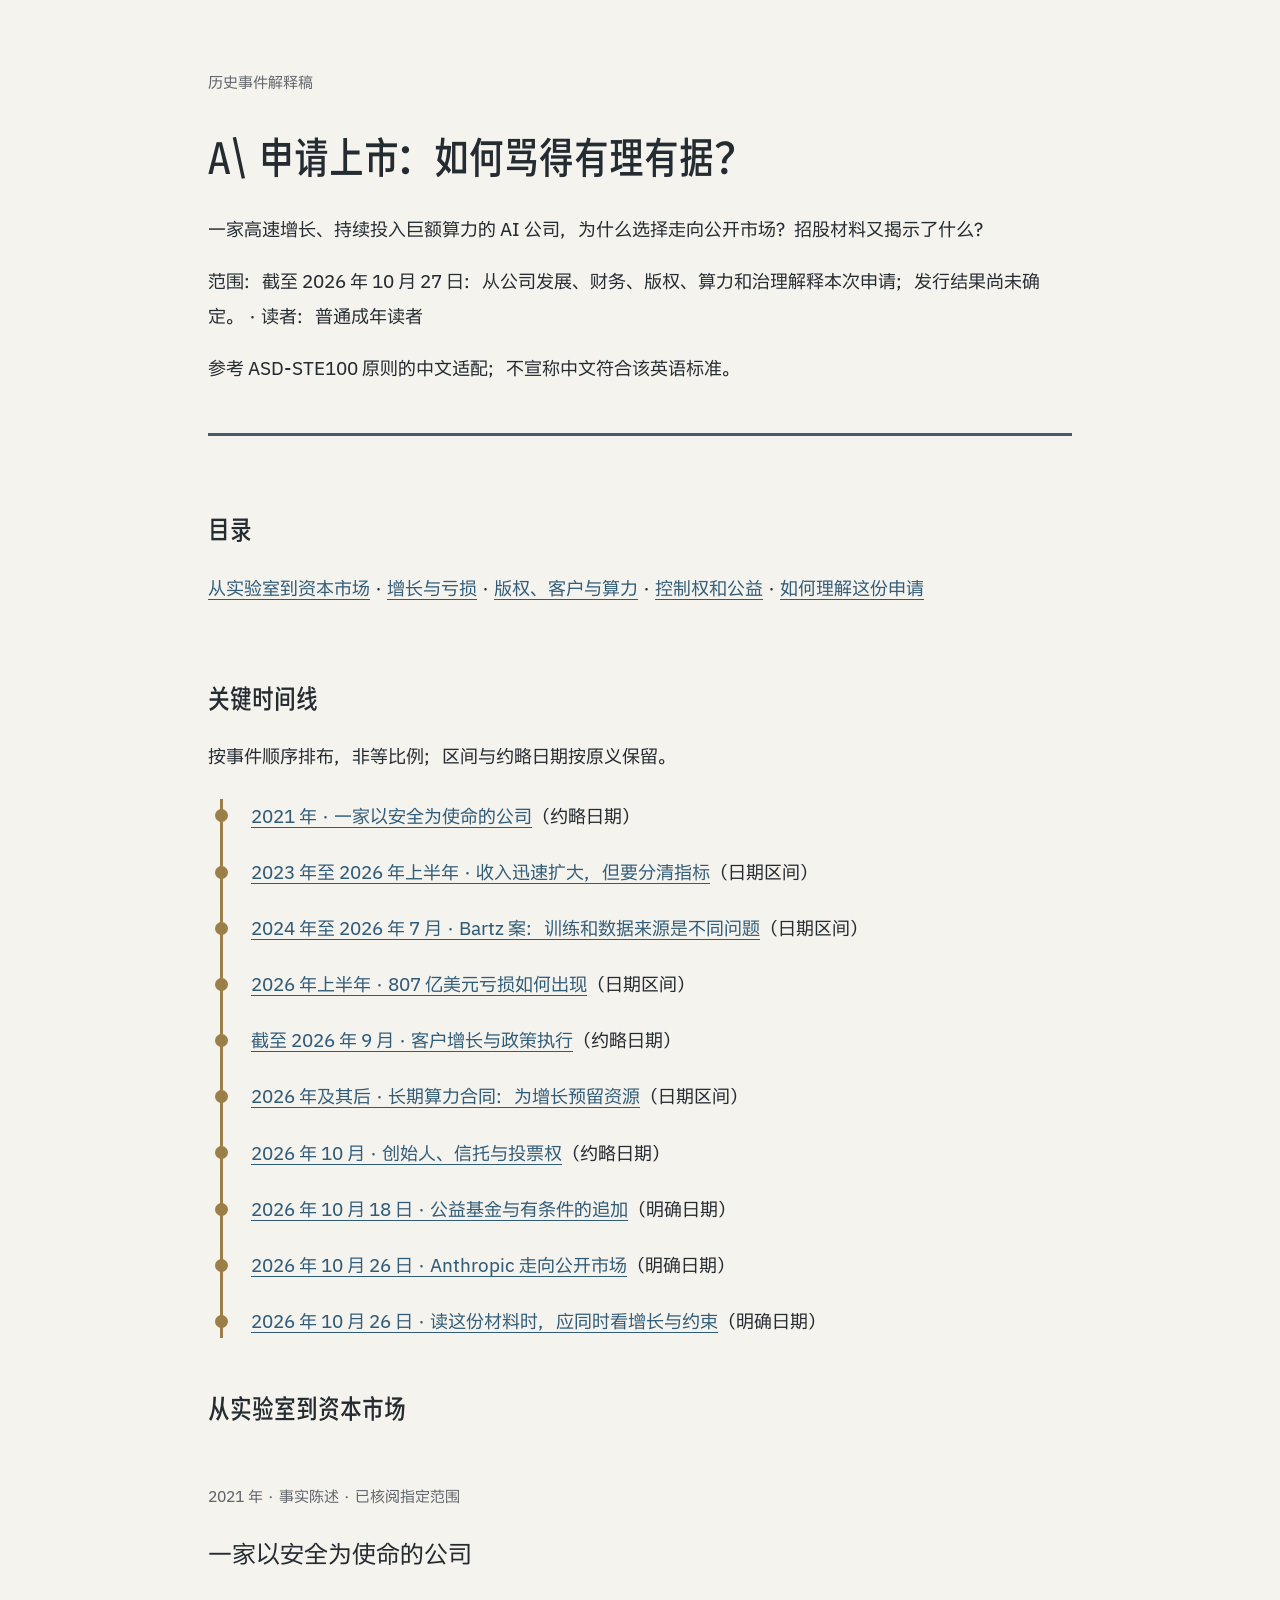
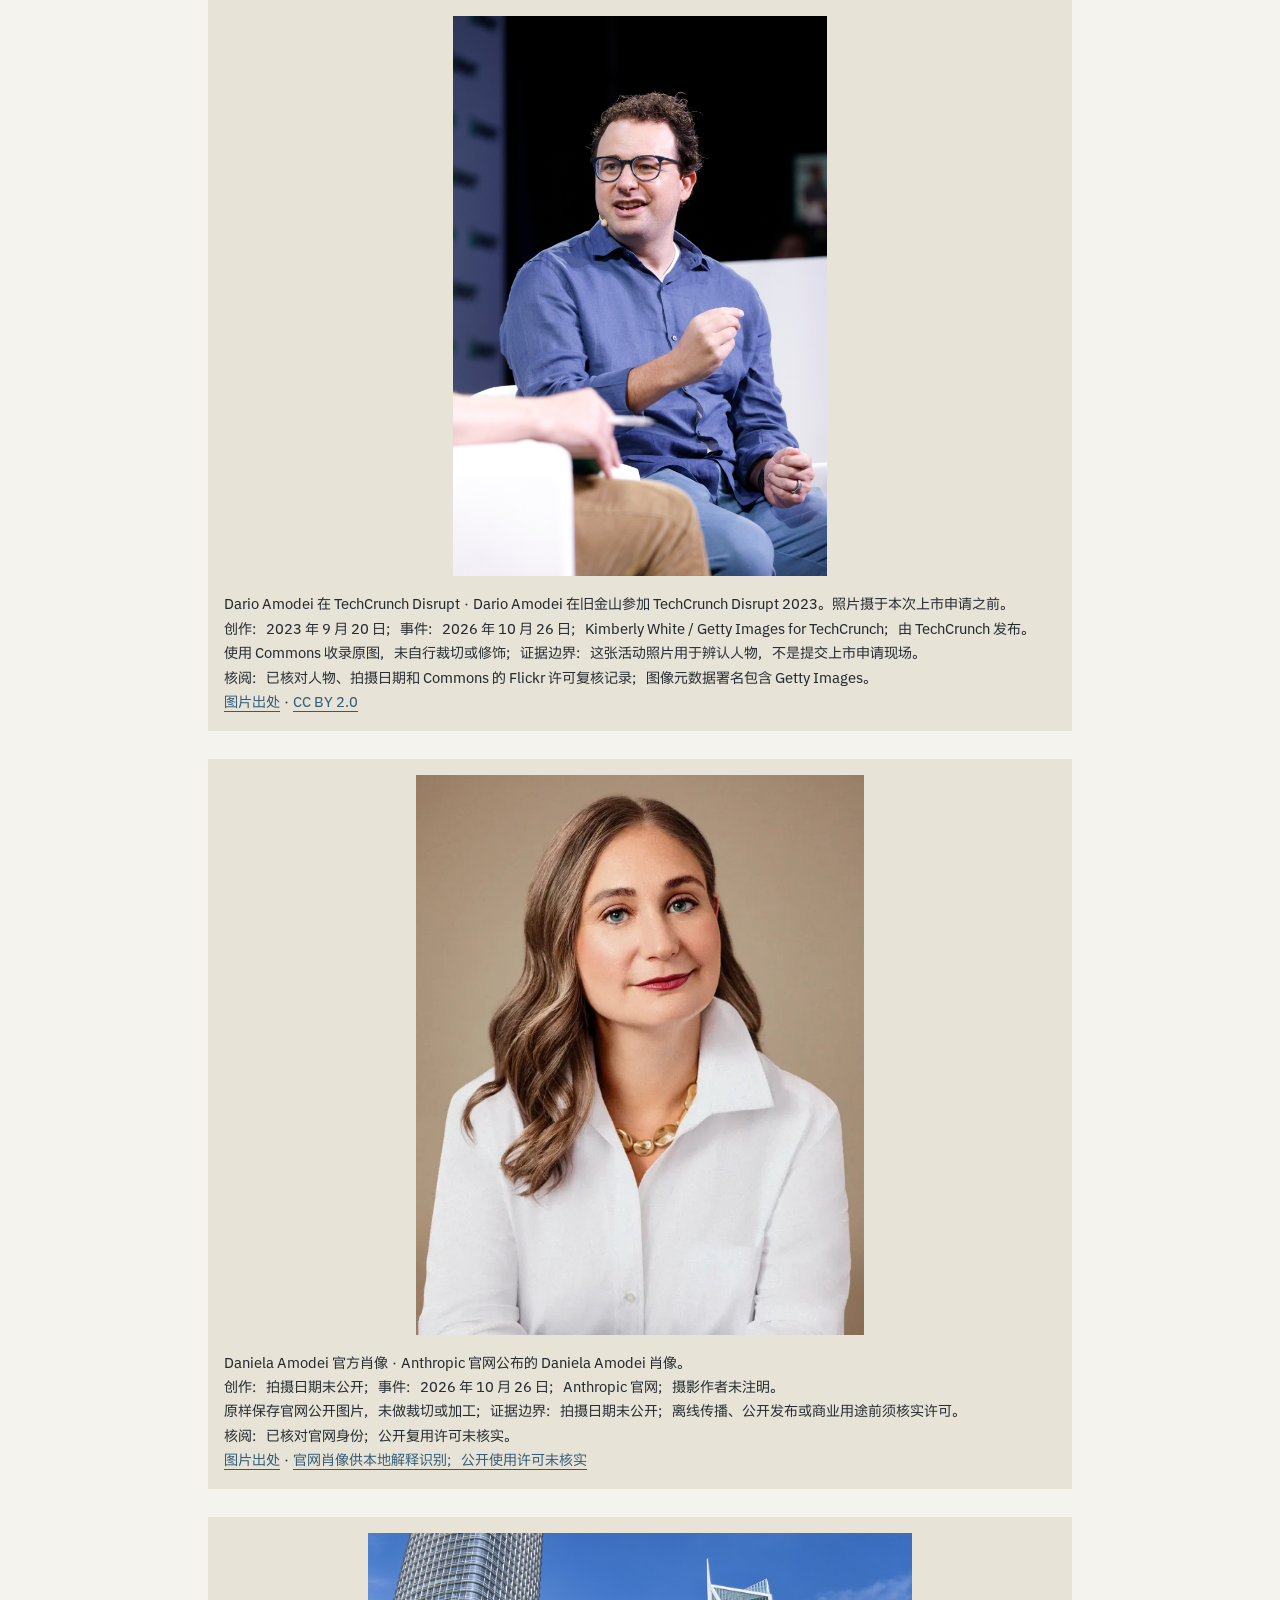
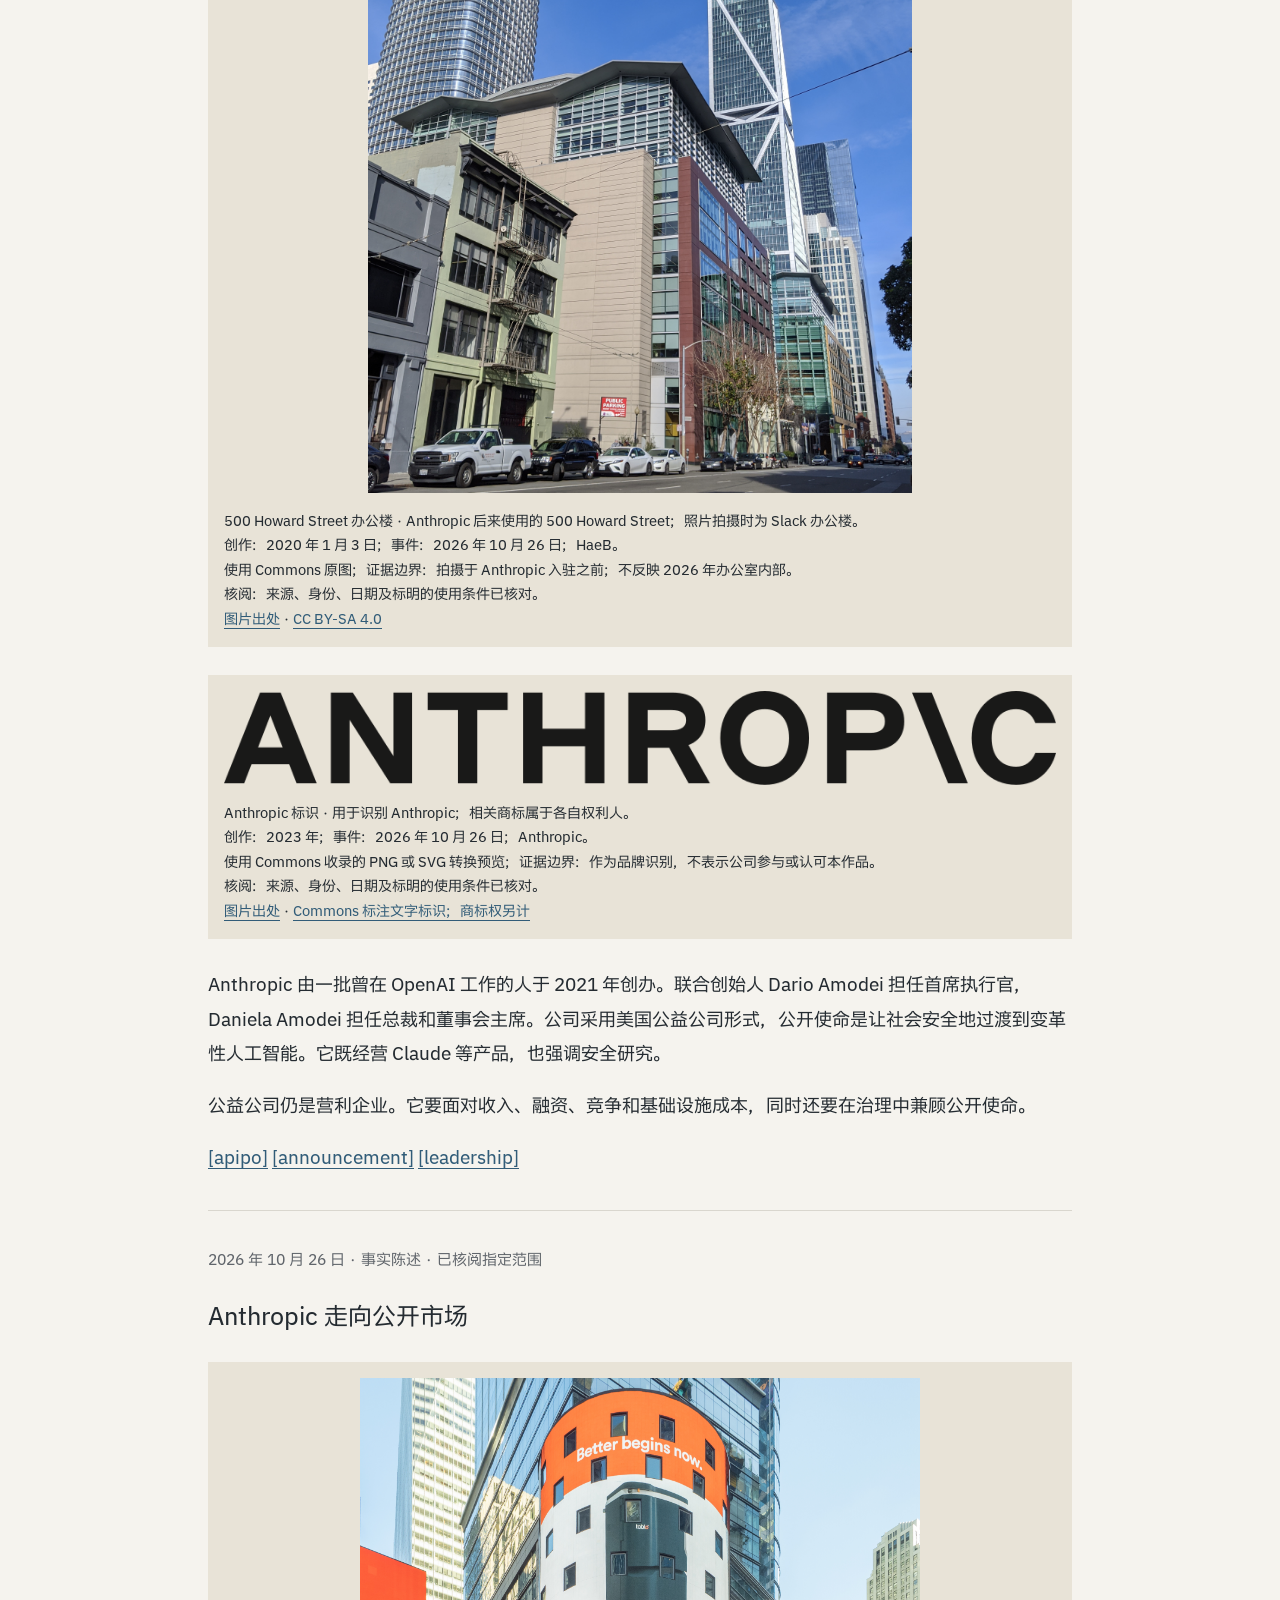
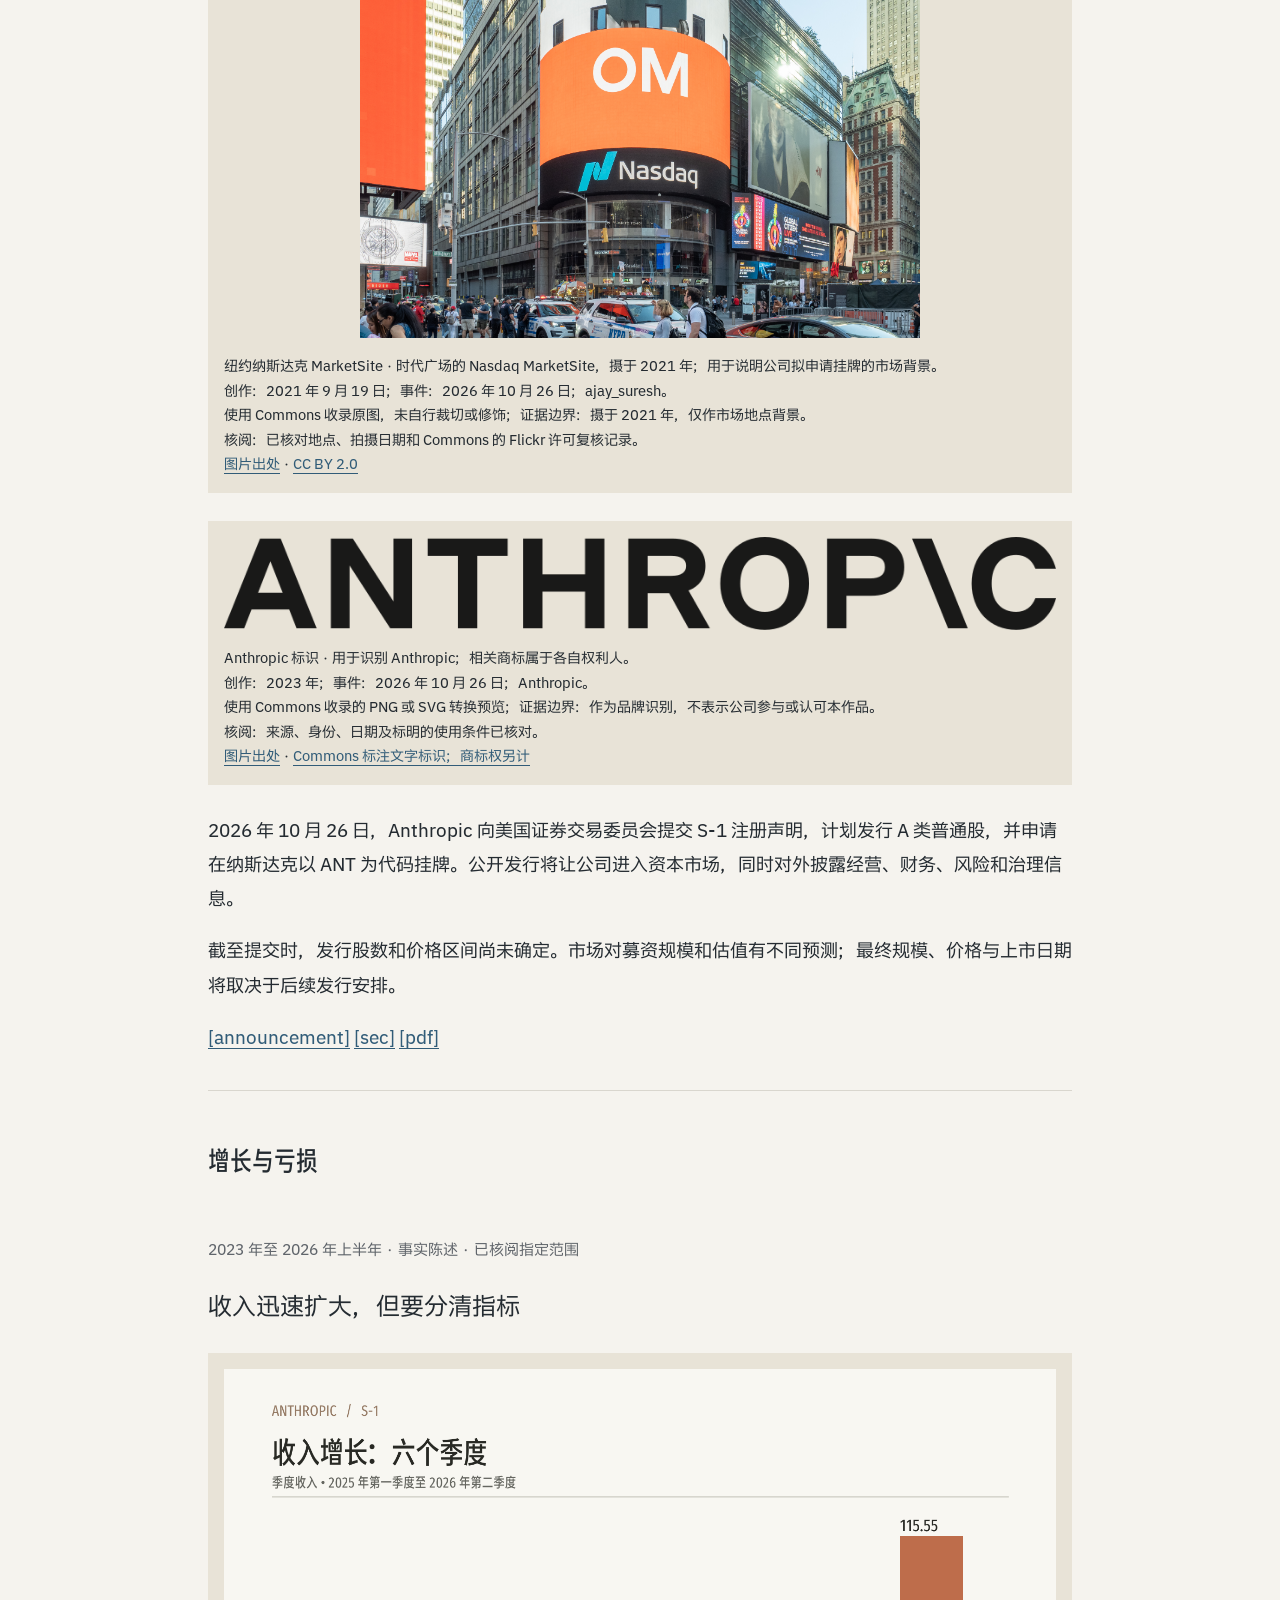
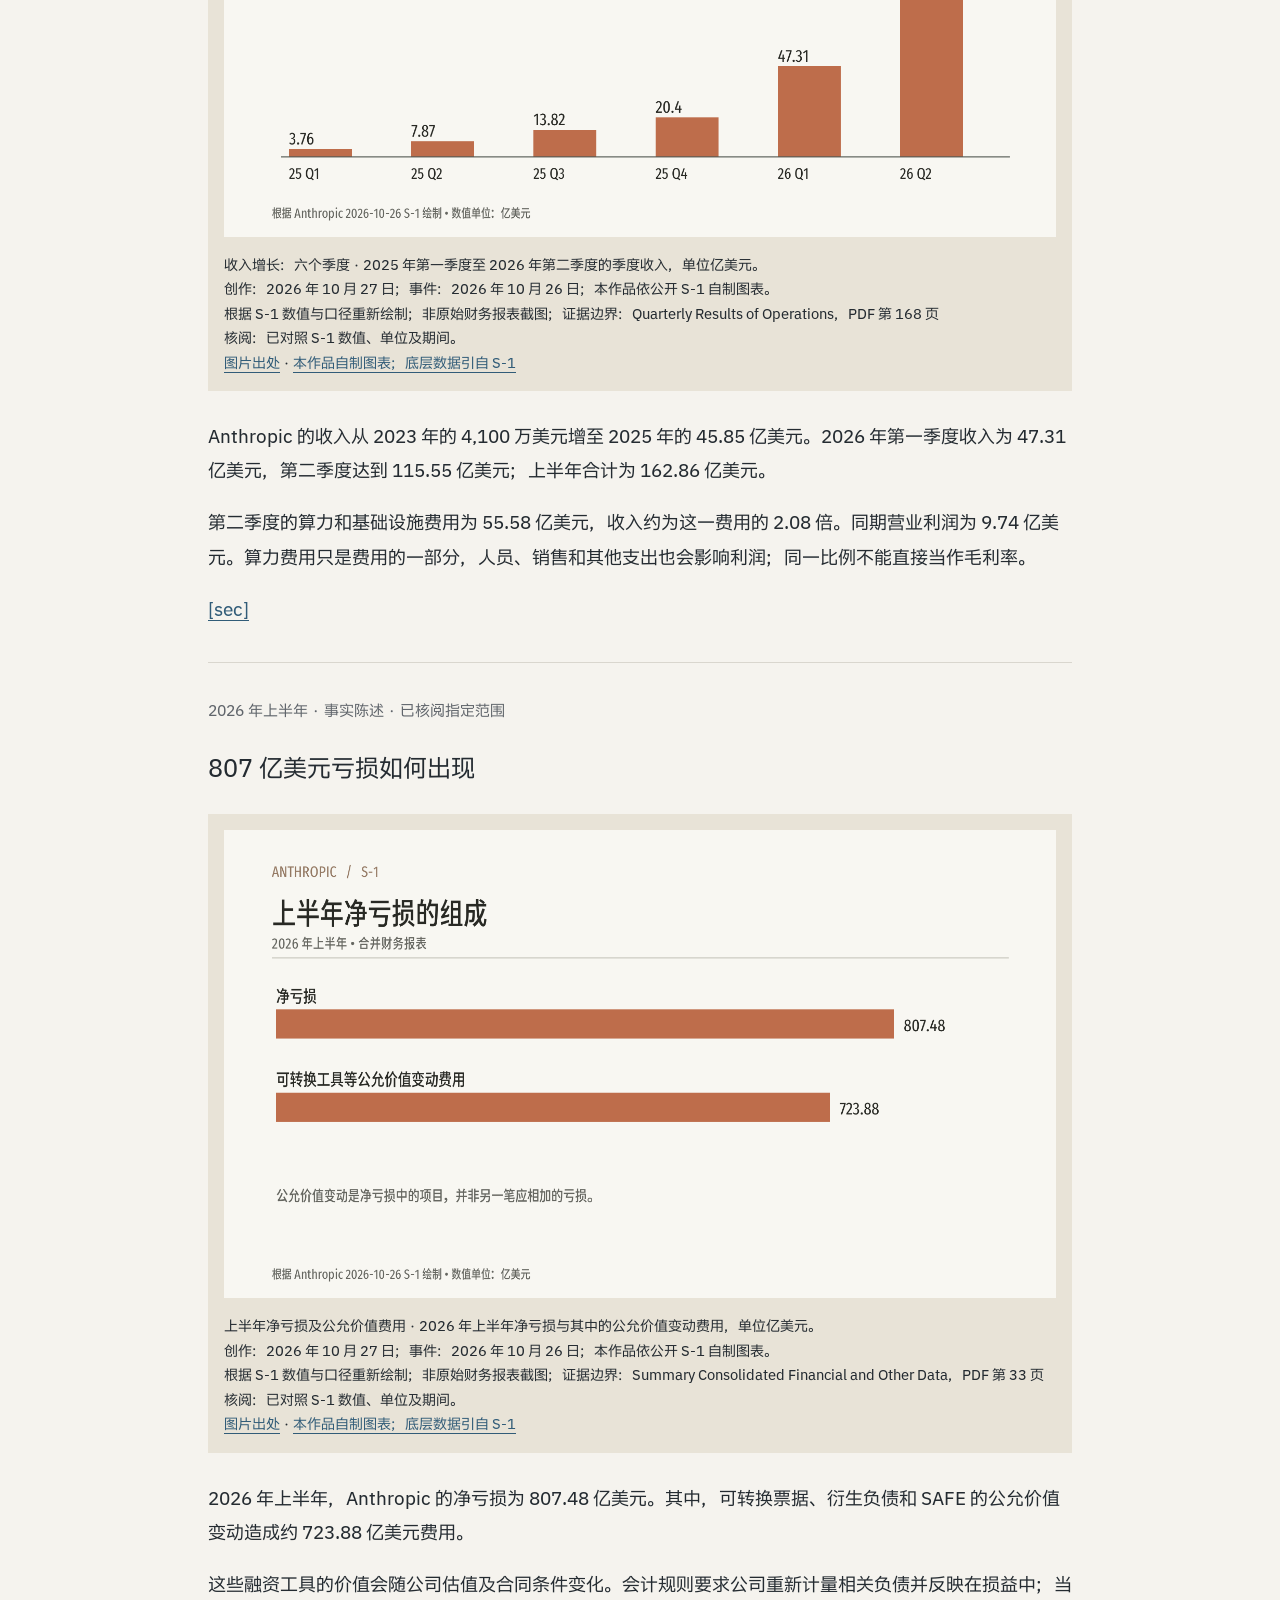
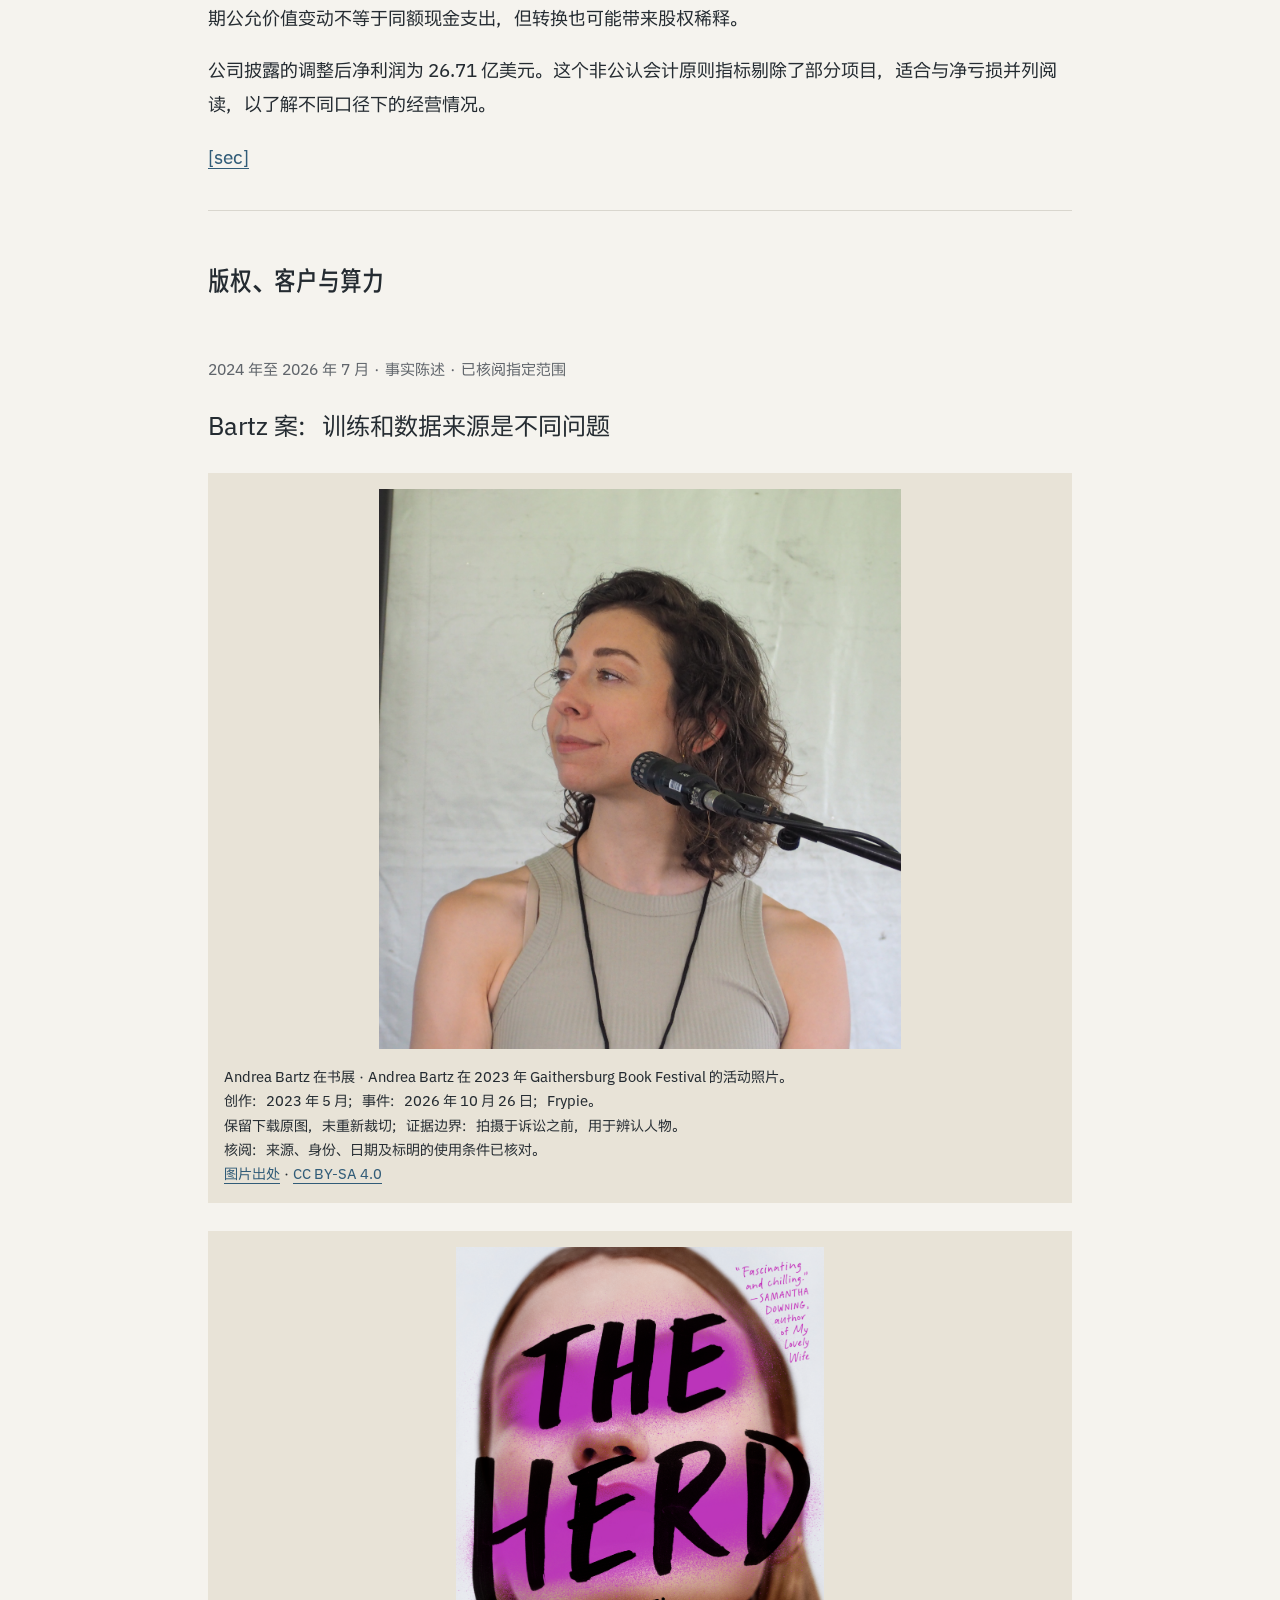
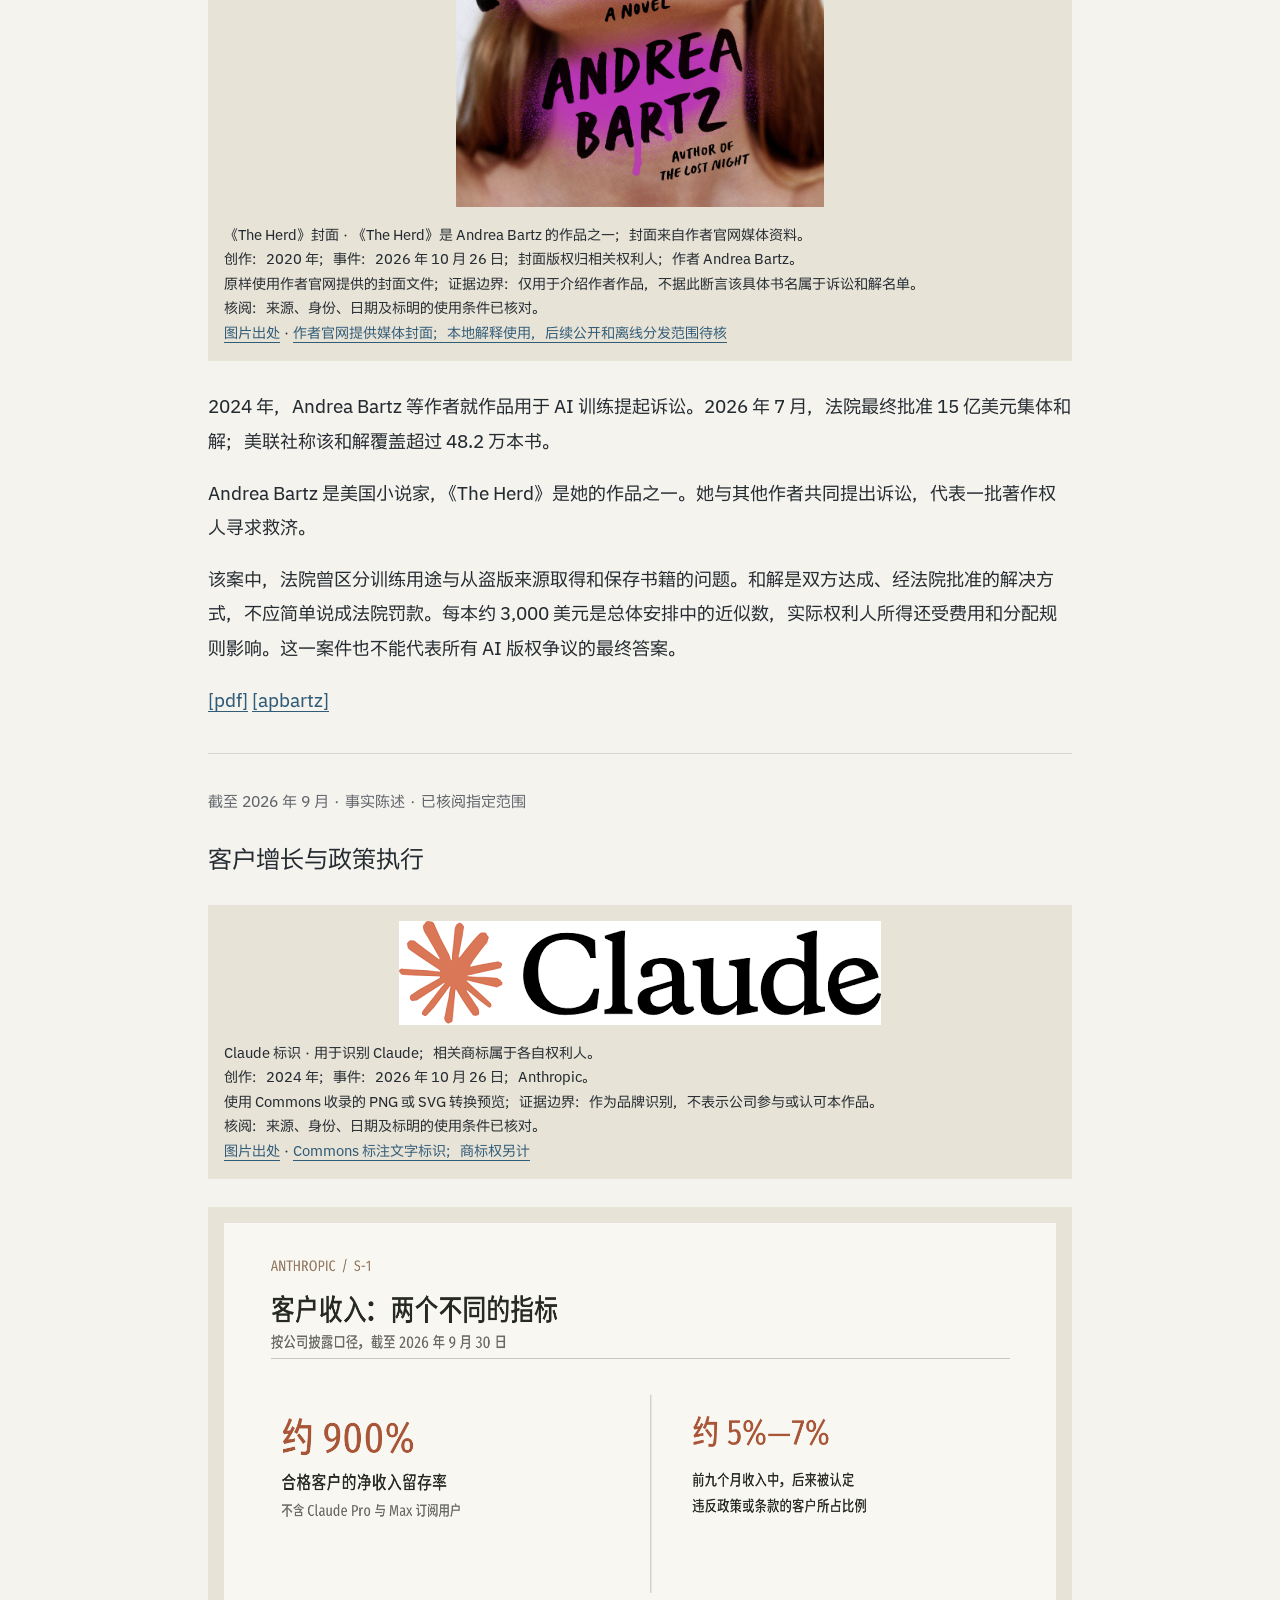
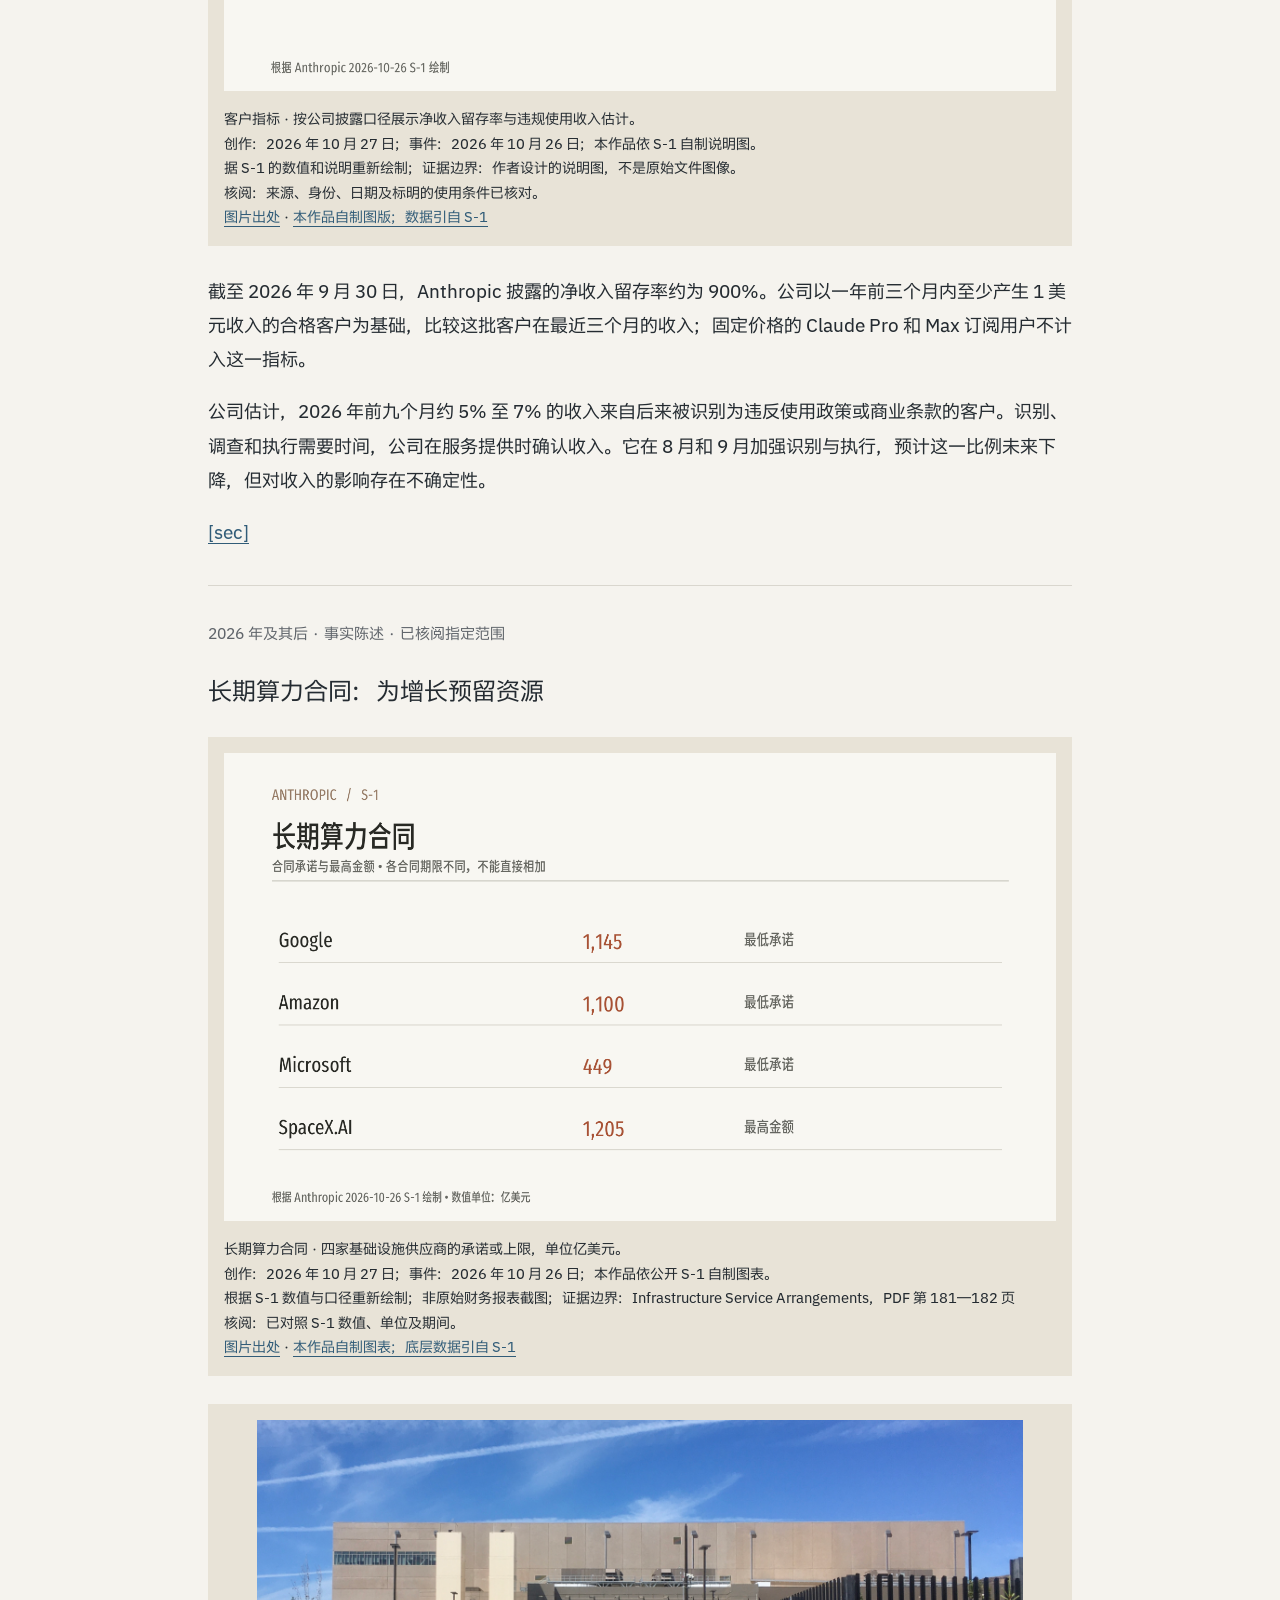
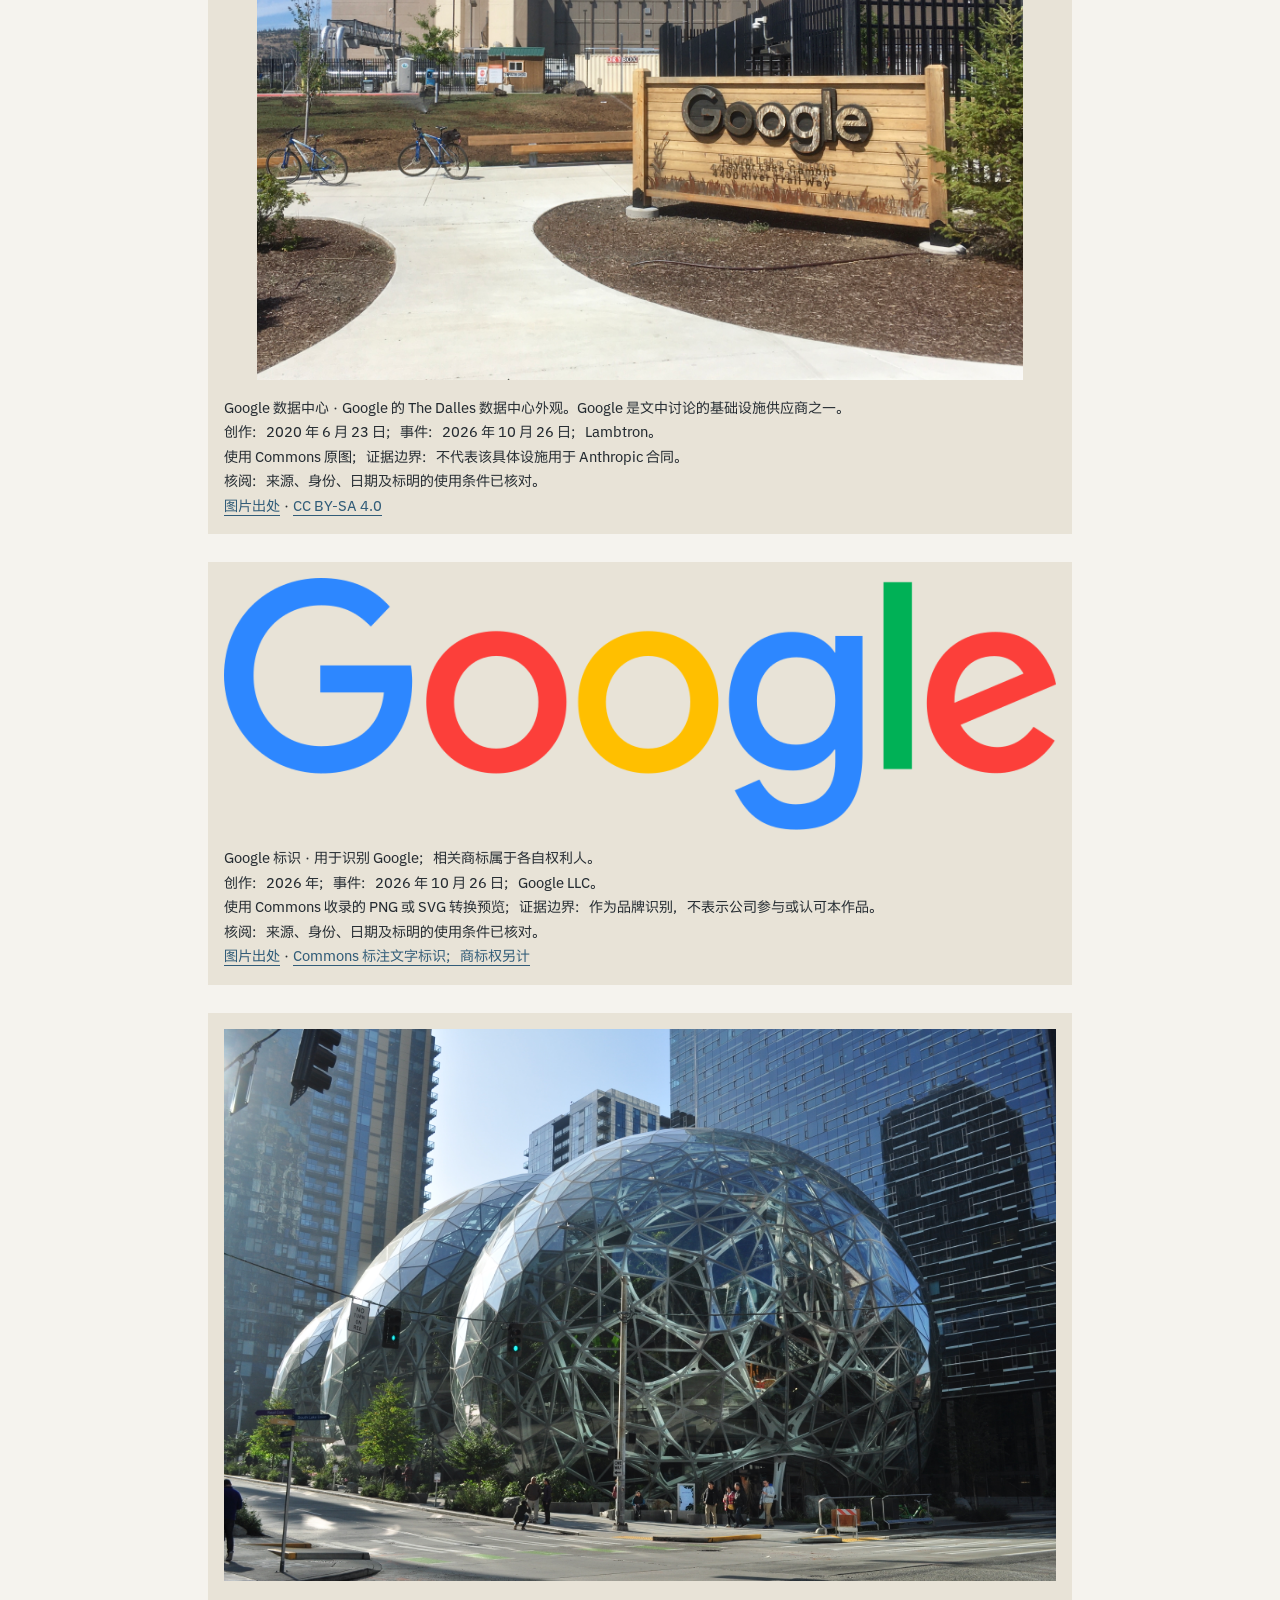
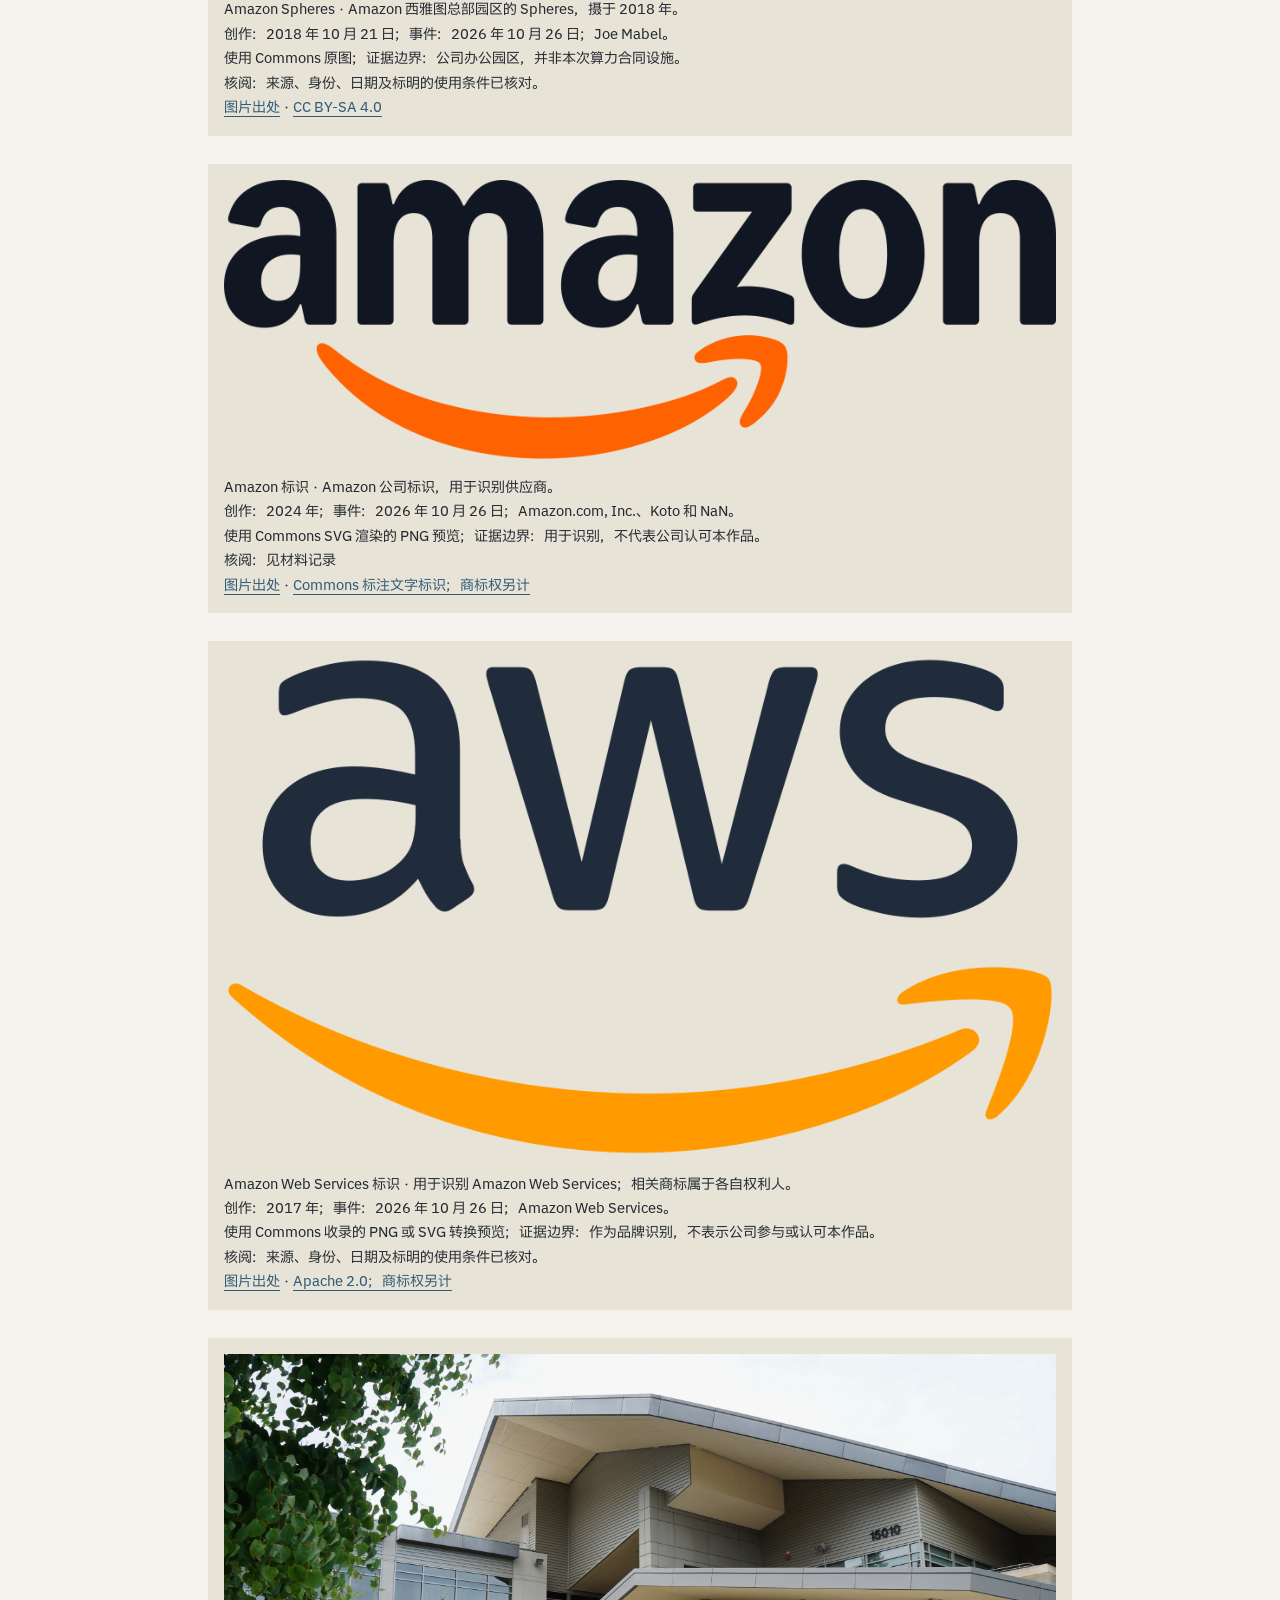
<file: explanation.html>
<!doctype html><html lang="zh-CN" data-era="foreign-contemporary"><meta charset="utf-8"><meta name="viewport" content="width=device-width,initial-scale=1"><title>A\ 申请上市：如何骂得有理有据？ · 解释稿</title><style>:root{font-family:system-ui,"Songti SC",serif;color:#242b31;background:#f5f3ee;font-size:18px;line-height:1.9}*{box-sizing:border-box}main{max-width:920px;margin:auto;padding:56px 28px 100px}header{border-bottom:3px solid #465d69;padding-bottom:30px}h1{font-size:2.4rem;line-height:1.3}h2{margin-top:2.8rem;line-height:1.4}h3{font-size:1.35rem;line-height:1.5}p{margin:1em 0}a{color:#315c78;text-underline-offset:4px}article{scroll-margin-top:30px;padding:18px 0;border-bottom:1px solid #d9d6ce}.date,header span{font-size:.85rem;color:#60656b}aside{border-left:3px solid #9b7e48;padding:12px 20px;background:#ece7dd}nav{padding:24px 0}dt{font-weight:700}dd{margin-left:0}li{padding:4px 0}@media(max-width:600px){main{padding:28px 20px}h1{font-size:1.9rem}}@media print{main{max-width:none;padding:0}a{color:inherit}aside{break-inside:avoid}}

figure{margin:28px 0;padding:16px;background:#e8e3d7}figure img{display:block;max-width:100%;max-height:560px;object-fit:contain;margin:auto}figcaption{font-size:.8rem;line-height:1.7;margin-top:16px}.history-timeline{border-left:3px solid #9b7e48;margin:25px 12px;padding-left:28px}.timeline-stop{position:relative;margin:22px 0}.timeline-stop:before{content:"";position:absolute;left:-36px;top:.6em;width:13px;height:13px;border-radius:50%;background:#9b7e48}

html[data-era="charter"] main{border-left:1px solid #a29476;border-right:1px solid #a29476}html[data-era="charter"] h1,html[data-era="charter"] h2{font-family:"Songti SC",serif}html[data-era="archive"]{font-family:system-ui,sans-serif;background:#edf0ee;color:#17313d}html[data-era="archive"] header{border-top:8px solid #17313d;border-bottom:1px solid #17313d;padding-top:24px}html[data-era="archive"] .history-timeline{display:flex;overflow:auto;border-left:0;border-top:3px solid #4b787b;padding:12px 0;gap:24px}html[data-era="archive"] .timeline-stop{min-width:180px;border-right:1px solid #819597;padding-right:18px}html[data-era="archive"] .timeline-stop:before{display:none}html[data-era="archive"] figure{background:#dae2df}

.participant{display:flow-root}.participant figure{max-width:300px;float:right;margin:0 0 24px 28px}.participant figure img{max-height:260px}.participant figcaption{font-size:.7rem}@media(max-width:600px){.participant figure{float:none;max-width:100%;margin:20px 0}}
</style><link rel="stylesheet" href="fonts.css"><main>
<header><span>历史事件解释稿</span><h1>A\ 申请上市：如何骂得有理有据？</h1><p>一家高速增长、持续投入巨额算力的 AI 公司，为什么选择走向公开市场？招股材料又揭示了什么？</p><p>范围：截至 2026 年 10 月 27 日：从公司发展、财务、版权、算力和治理解释本次申请；发行结果尚未确定。 · 读者：普通成年读者</p><p>参考 ASD-STE100 原则的中文适配；不宣称中文符合该英语标准。</p></header>
<nav aria-label="目录"><h2>目录</h2><a href="#chapter-background">从实验室到资本市场</a> · <a href="#chapter-accounts">增长与亏损</a> · <a href="#chapter-risks">版权、客户与算力</a> · <a href="#chapter-governance">控制权和公益</a> · <a href="#chapter-outlook">如何理解这份申请</a></nav>
<section><h2>关键时间线</h2><p>按事件顺序排布，非等比例；区间与约略日期按原义保留。</p><div data-history-timeline class="history-timeline"><div class="timeline-stop"><a href="#founding">2021 年 · 一家以安全为使命的公司</a>（约略日期）</div><div class="timeline-stop"><a href="#growth">2023 年至 2026 年上半年 · 收入迅速扩大，但要分清指标</a>（日期区间）</div><div class="timeline-stop"><a href="#copyright">2024 年至 2026 年 7 月 · Bartz 案：训练和数据来源是不同问题</a>（日期区间）</div><div class="timeline-stop"><a href="#loss">2026 年上半年 · 807 亿美元亏损如何出现</a>（日期区间）</div><div class="timeline-stop"><a href="#customers">截至 2026 年 9 月 · 客户增长与政策执行</a>（约略日期）</div><div class="timeline-stop"><a href="#compute">2026 年及其后 · 长期算力合同：为增长预留资源</a>（日期区间）</div><div class="timeline-stop"><a href="#governance">2026 年 10 月 · 创始人、信托与投票权</a>（约略日期）</div><div class="timeline-stop"><a href="#benefit">2026 年 10 月 18 日 · 公益基金与有条件的追加</a>（明确日期）</div><div class="timeline-stop"><a href="#filing">2026 年 10 月 26 日 · Anthropic 走向公开市场</a>（明确日期）</div><div class="timeline-stop"><a href="#reading">2026 年 10 月 26 日 · 读这份材料时，应同时看增长与约束</a>（明确日期）</div></div></section>
<section id="chapter-background"><h2>从实验室到资本市场</h2><article id="founding"><p class="date">2021 年 · 事实陈述 · 已核阅指定范围</p><h3>一家以安全为使命的公司</h3><figure><img src="media/dario-2023.jpg" alt="Anthropic 联合创始人兼首席执行官 Dario Amodei" loading="lazy"><figcaption><strong>Dario Amodei 在 TechCrunch Disrupt</strong> · Dario Amodei 在旧金山参加 TechCrunch Disrupt 2023。照片摄于本次上市申请之前。<br>创作：2023 年 9 月 20 日；事件：2026 年 10 月 26 日；Kimberly White / Getty Images for TechCrunch；由 TechCrunch 发布。<br>使用 Commons 收录原图，未自行裁切或修饰；证据边界：这张活动照片用于辨认人物，不是提交上市申请现场。<br>核阅：已核对人物、拍摄日期和 Commons 的 Flickr 许可复核记录；图像元数据署名包含 Getty Images。<br><a href="https://commons.wikimedia.org/wiki/File:Dario_Amodei_at_TechCrunch_Disrupt_2023_02.jpg">图片出处</a> · <a href="https://creativecommons.org/licenses/by/2.0/">CC BY 2.0</a></figcaption></figure><figure><img src="media/daniela-portrait.webp" alt="Anthropic 联合创始人、总裁及董事会主席 Daniela Amodei" loading="lazy"><figcaption><strong>Daniela Amodei 官方肖像</strong> · Anthropic 官网公布的 Daniela Amodei 肖像。<br>创作：拍摄日期未公开；事件：2026 年 10 月 26 日；Anthropic 官网；摄影作者未注明。<br>原样保存官网公开图片，未做裁切或加工；证据边界：拍摄日期未公开；离线传播、公开发布或商业用途前须核实许可。<br>核阅：已核对官网身份；公开复用许可未核实。<br><a href="https://www.anthropic.com/company/leadership">图片出处</a> · <a href="https://www.anthropic.com/company/leadership">官网肖像供本地解释识别；公开使用许可未核实</a></figcaption></figure><figure><img src="media/anthropic-building.jpg" alt="旧金山 500 Howard Street" loading="lazy"><figcaption><strong>500 Howard Street 办公楼</strong> · Anthropic 后来使用的 500 Howard Street；照片拍摄时为 Slack 办公楼。<br>创作：2020 年 1 月 3 日；事件：2026 年 10 月 26 日；HaeB。<br>使用 Commons 原图；证据边界：拍摄于 Anthropic 入驻之前；不反映 2026 年办公室内部。<br>核阅：来源、身份、日期及标明的使用条件已核对。<br><a href="https://commons.wikimedia.org/wiki/File:Slack_offices,_Howard_Street,_San_Francisco_(viewed_from_the_south-west,_January_2020).jpg">图片出处</a> · <a href="https://creativecommons.org/licenses/by-sa/4.0/">CC BY-SA 4.0</a></figcaption></figure><figure><img src="media/anthropic-mark.png" alt="Anthropic 品牌标识" loading="lazy"><figcaption><strong>Anthropic 标识</strong> · 用于识别 Anthropic；相关商标属于各自权利人。<br>创作：2023 年；事件：2026 年 10 月 26 日；Anthropic。<br>使用 Commons 收录的 PNG 或 SVG 转换预览；证据边界：作为品牌识别，不表示公司参与或认可本作品。<br>核阅：来源、身份、日期及标明的使用条件已核对。<br><a href="https://commons.wikimedia.org/wiki/File:Anthropic_logo.svg">图片出处</a> · <a href="https://commons.wikimedia.org/wiki/File:Anthropic_logo.svg">Commons 标注文字标识；商标权另计</a></figcaption></figure><p>Anthropic 由一批曾在 OpenAI 工作的人于 2021 年创办。联合创始人 Dario Amodei 担任首席执行官，Daniela Amodei 担任总裁和董事会主席。公司采用美国公益公司形式，公开使命是让社会安全地过渡到变革性人工智能。它既经营 Claude 等产品，也强调安全研究。</p><p>公益公司仍是营利企业。它要面对收入、融资、竞争和基础设施成本，同时还要在治理中兼顾公开使命。</p><p><a href="#source-apipo">[apipo]</a> <a href="#source-announcement">[announcement]</a> <a href="#source-leadership">[leadership]</a></p></article><article id="filing"><p class="date">2026 年 10 月 26 日 · 事实陈述 · 已核阅指定范围</p><h3>Anthropic 走向公开市场</h3><figure><img src="media/nasdaq-2021.jpg" alt="纽约时代广场的 Nasdaq MarketSite" loading="lazy"><figcaption><strong>纽约纳斯达克 MarketSite</strong> · 时代广场的 Nasdaq MarketSite，摄于 2021 年；用于说明公司拟申请挂牌的市场背景。<br>创作：2021 年 9 月 19 日；事件：2026 年 10 月 26 日；ajay_suresh。<br>使用 Commons 收录原图，未自行裁切或修饰；证据边界：摄于 2021 年，仅作市场地点背景。<br>核阅：已核对地点、拍摄日期和 Commons 的 Flickr 许可复核记录。<br><a href="https://commons.wikimedia.org/wiki/File:Nasdaq_MarketSite_(51494550508).jpg">图片出处</a> · <a href="https://creativecommons.org/licenses/by/2.0/">CC BY 2.0</a></figcaption></figure><figure><img src="media/anthropic-mark.png" alt="Anthropic 品牌标识" loading="lazy"><figcaption><strong>Anthropic 标识</strong> · 用于识别 Anthropic；相关商标属于各自权利人。<br>创作：2023 年；事件：2026 年 10 月 26 日；Anthropic。<br>使用 Commons 收录的 PNG 或 SVG 转换预览；证据边界：作为品牌识别，不表示公司参与或认可本作品。<br>核阅：来源、身份、日期及标明的使用条件已核对。<br><a href="https://commons.wikimedia.org/wiki/File:Anthropic_logo.svg">图片出处</a> · <a href="https://commons.wikimedia.org/wiki/File:Anthropic_logo.svg">Commons 标注文字标识；商标权另计</a></figcaption></figure><p>2026 年 10 月 26 日，Anthropic 向美国证券交易委员会提交 S-1 注册声明，计划发行 A 类普通股，并申请在纳斯达克以 ANT 为代码挂牌。公开发行将让公司进入资本市场，同时对外披露经营、财务、风险和治理信息。</p><p>截至提交时，发行股数和价格区间尚未确定。市场对募资规模和估值有不同预测；最终规模、价格与上市日期将取决于后续发行安排。</p><p><a href="#source-announcement">[announcement]</a> <a href="#source-sec">[sec]</a> <a href="#source-pdf">[pdf]</a></p></article></section><section id="chapter-accounts"><h2>增长与亏损</h2><article id="growth"><p class="date">2023 年至 2026 年上半年 · 事实陈述 · 已核阅指定范围</p><h3>收入迅速扩大，但要分清指标</h3><figure><img src="media/illustration-growth.png" alt="2025 年第一季度至 2026 年第二季度的季度收入，单位亿美元。" loading="lazy"><figcaption><strong>收入增长：六个季度</strong> · 2025 年第一季度至 2026 年第二季度的季度收入，单位亿美元。<br>创作：2026 年 10 月 27 日；事件：2026 年 10 月 26 日；本作品依公开 S-1 自制图表。<br>根据 S-1 数值与口径重新绘制；非原始财务报表截图；证据边界：Quarterly Results of Operations，PDF 第 168 页<br>核阅：已对照 S-1 数值、单位及期间。<br><a href="https://www.sec.gov/Archives/edgar/data/2130357/000162828026067168/anthropicpbc-sx1.htm">图片出处</a> · <a href="https://www.sec.gov/Archives/edgar/data/2130357/000162828026067168/anthropicpbc-sx1.htm">本作品自制图表；底层数据引自 S-1</a></figcaption></figure><p>Anthropic 的收入从 2023 年的 4,100 万美元增至 2025 年的 45.85 亿美元。2026 年第一季度收入为 47.31 亿美元，第二季度达到 115.55 亿美元；上半年合计为 162.86 亿美元。</p><p>第二季度的算力和基础设施费用为 55.58 亿美元，收入约为这一费用的 2.08 倍。同期营业利润为 9.74 亿美元。算力费用只是费用的一部分，人员、销售和其他支出也会影响利润；同一比例不能直接当作毛利率。</p><p><a href="#source-sec">[sec]</a></p></article><article id="loss"><p class="date">2026 年上半年 · 事实陈述 · 已核阅指定范围</p><h3>807 亿美元亏损如何出现</h3><figure><img src="media/illustration-loss.png" alt="2026 年上半年净亏损与其中的公允价值变动费用，单位亿美元。" loading="lazy"><figcaption><strong>上半年净亏损及公允价值费用</strong> · 2026 年上半年净亏损与其中的公允价值变动费用，单位亿美元。<br>创作：2026 年 10 月 27 日；事件：2026 年 10 月 26 日；本作品依公开 S-1 自制图表。<br>根据 S-1 数值与口径重新绘制；非原始财务报表截图；证据边界：Summary Consolidated Financial and Other Data，PDF 第 33 页<br>核阅：已对照 S-1 数值、单位及期间。<br><a href="https://www.sec.gov/Archives/edgar/data/2130357/000162828026067168/anthropicpbc-sx1.htm">图片出处</a> · <a href="https://www.sec.gov/Archives/edgar/data/2130357/000162828026067168/anthropicpbc-sx1.htm">本作品自制图表；底层数据引自 S-1</a></figcaption></figure><p>2026 年上半年，Anthropic 的净亏损为 807.48 亿美元。其中，可转换票据、衍生负债和 SAFE 的公允价值变动造成约 723.88 亿美元费用。</p><p>这些融资工具的价值会随公司估值及合同条件变化。会计规则要求公司重新计量相关负债并反映在损益中；当期公允价值变动不等于同额现金支出，但转换也可能带来股权稀释。</p><p>公司披露的调整后净利润为 26.71 亿美元。这个非公认会计原则指标剔除了部分项目，适合与净亏损并列阅读，以了解不同口径下的经营情况。</p><p><a href="#source-sec">[sec]</a></p></article></section><section id="chapter-risks"><h2>版权、客户与算力</h2><article id="copyright"><p class="date">2024 年至 2026 年 7 月 · 事实陈述 · 已核阅指定范围</p><h3>Bartz 案：训练和数据来源是不同问题</h3><figure><img src="media/bartz-portrait.jpg" alt="作家 Andrea Bartz" loading="lazy"><figcaption><strong>Andrea Bartz 在书展</strong> · Andrea Bartz 在 2023 年 Gaithersburg Book Festival 的活动照片。<br>创作：2023 年 5 月；事件：2026 年 10 月 26 日；Frypie。<br>保留下载原图，未重新裁切；证据边界：拍摄于诉讼之前，用于辨认人物。<br>核阅：来源、身份、日期及标明的使用条件已核对。<br><a href="https://commons.wikimedia.org/wiki/File:Andrea_Bartz._5204100.jpg">图片出处</a> · <a href="https://creativecommons.org/licenses/by-sa/4.0/">CC BY-SA 4.0</a></figcaption></figure><figure><img src="media/bartz-book.jpg" alt="Andrea Bartz 的小说 The Herd" loading="lazy"><figcaption><strong>《The Herd》封面</strong> · 《The Herd》是 Andrea Bartz 的作品之一；封面来自作者官网媒体资料。<br>创作：2020 年；事件：2026 年 10 月 26 日；封面版权归相关权利人；作者 Andrea Bartz。<br>原样使用作者官网提供的封面文件；证据边界：仅用于介绍作者作品，不据此断言该具体书名属于诉讼和解名单。<br>核阅：来源、身份、日期及标明的使用条件已核对。<br><a href="https://www.andreabartz.com/contact/press-materials/">图片出处</a> · <a href="https://www.andreabartz.com/contact/press-materials/">作者官网提供媒体封面；本地解释使用，后续公开和离线分发范围待核</a></figcaption></figure><p>2024 年，Andrea Bartz 等作者就作品用于 AI 训练提起诉讼。2026 年 7 月，法院最终批准 15 亿美元集体和解；美联社称该和解覆盖超过 48.2 万本书。</p><p>Andrea Bartz 是美国小说家，《The Herd》是她的作品之一。她与其他作者共同提出诉讼，代表一批著作权人寻求救济。</p><p>该案中，法院曾区分训练用途与从盗版来源取得和保存书籍的问题。和解是双方达成、经法院批准的解决方式，不应简单说成法院罚款。每本约 3,000 美元是总体安排中的近似数，实际权利人所得还受费用和分配规则影响。这一案件也不能代表所有 AI 版权争议的最终答案。</p><p><a href="#source-pdf">[pdf]</a> <a href="#source-apbartz">[apbartz]</a></p></article><article id="customers"><p class="date">截至 2026 年 9 月 · 事实陈述 · 已核阅指定范围</p><h3>客户增长与政策执行</h3><figure><img src="media/claude-mark.png" alt="Claude 品牌标识" loading="lazy"><figcaption><strong>Claude 标识</strong> · 用于识别 Claude；相关商标属于各自权利人。<br>创作：2024 年；事件：2026 年 10 月 26 日；Anthropic。<br>使用 Commons 收录的 PNG 或 SVG 转换预览；证据边界：作为品牌识别，不表示公司参与或认可本作品。<br>核阅：来源、身份、日期及标明的使用条件已核对。<br><a href="https://commons.wikimedia.org/wiki/File:Claude_AI_logo.png">图片出处</a> · <a href="https://commons.wikimedia.org/wiki/File:Claude_AI_logo.png">Commons 标注文字标识；商标权另计</a></figcaption></figure><figure><img src="media/diagram-customers.png" alt="按公司披露口径展示净收入留存率与违规使用收入估计。" loading="lazy"><figcaption><strong>客户指标</strong> · 按公司披露口径展示净收入留存率与违规使用收入估计。<br>创作：2026 年 10 月 27 日；事件：2026 年 10 月 26 日；本作品依 S-1 自制说明图。<br>据 S-1 的数值和说明重新绘制；证据边界：作者设计的说明图，不是原始文件图像。<br>核阅：来源、身份、日期及标明的使用条件已核对。<br><a href="https://www.sec.gov/Archives/edgar/data/2130357/000162828026067168/anthropicpbc-sx1.htm">图片出处</a> · <a href="https://www.sec.gov/Archives/edgar/data/2130357/000162828026067168/anthropicpbc-sx1.htm">本作品自制图版；数据引自 S-1</a></figcaption></figure><p>截至 2026 年 9 月 30 日，Anthropic 披露的净收入留存率约为 900%。公司以一年前三个月内至少产生 1 美元收入的合格客户为基础，比较这批客户在最近三个月的收入；固定价格的 Claude Pro 和 Max 订阅用户不计入这一指标。</p><p>公司估计，2026 年前九个月约 5% 至 7% 的收入来自后来被识别为违反使用政策或商业条款的客户。识别、调查和执行需要时间，公司在服务提供时确认收入。它在 8 月和 9 月加强识别与执行，预计这一比例未来下降，但对收入的影响存在不确定性。</p><p><a href="#source-sec">[sec]</a></p></article><article id="compute"><p class="date">2026 年及其后 · 事实陈述 · 已核阅指定范围</p><h3>长期算力合同：为增长预留资源</h3><figure><img src="media/illustration-compute.png" alt="四家基础设施供应商的承诺或上限，单位亿美元。" loading="lazy"><figcaption><strong>长期算力合同</strong> · 四家基础设施供应商的承诺或上限，单位亿美元。<br>创作：2026 年 10 月 27 日；事件：2026 年 10 月 26 日；本作品依公开 S-1 自制图表。<br>根据 S-1 数值与口径重新绘制；非原始财务报表截图；证据边界：Infrastructure Service Arrangements，PDF 第 181—182 页<br>核阅：已对照 S-1 数值、单位及期间。<br><a href="https://www.sec.gov/Archives/edgar/data/2130357/000162828026067168/anthropicpbc-sx1.htm">图片出处</a> · <a href="https://www.sec.gov/Archives/edgar/data/2130357/000162828026067168/anthropicpbc-sx1.htm">本作品自制图表；底层数据引自 S-1</a></figcaption></figure><figure><img src="media/google-center.jpg" alt="Google 位于俄勒冈州 The Dalles 的数据中心" loading="lazy"><figcaption><strong>Google 数据中心</strong> · Google 的 The Dalles 数据中心外观。Google 是文中讨论的基础设施供应商之一。<br>创作：2020 年 6 月 23 日；事件：2026 年 10 月 26 日；Lambtron。<br>使用 Commons 原图；证据边界：不代表该具体设施用于 Anthropic 合同。<br>核阅：来源、身份、日期及标明的使用条件已核对。<br><a href="https://commons.wikimedia.org/wiki/File:Google_data_center.jpg">图片出处</a> · <a href="https://creativecommons.org/licenses/by-sa/4.0/">CC BY-SA 4.0</a></figcaption></figure><figure><img src="media/google-mark.png" alt="Google 品牌标识" loading="lazy"><figcaption><strong>Google 标识</strong> · 用于识别 Google；相关商标属于各自权利人。<br>创作：2026 年；事件：2026 年 10 月 26 日；Google LLC。<br>使用 Commons 收录的 PNG 或 SVG 转换预览；证据边界：作为品牌识别，不表示公司参与或认可本作品。<br>核阅：来源、身份、日期及标明的使用条件已核对。<br><a href="https://commons.wikimedia.org/wiki/File:Google_2026_logo.svg">图片出处</a> · <a href="https://commons.wikimedia.org/wiki/File:Google_2026_logo.svg">Commons 标注文字标识；商标权另计</a></figcaption></figure><figure><img src="media/amazon-office.jpg" alt="西雅图亚马逊总部园区 Amazon Spheres" loading="lazy"><figcaption><strong>Amazon Spheres</strong> · Amazon 西雅图总部园区的 Spheres，摄于 2018 年。<br>创作：2018 年 10 月 21 日；事件：2026 年 10 月 26 日；Joe Mabel。<br>使用 Commons 原图；证据边界：公司办公园区，并非本次算力合同设施。<br>核阅：来源、身份、日期及标明的使用条件已核对。<br><a href="https://commons.wikimedia.org/wiki/File:Amazon_Spheres_01.jpg">图片出处</a> · <a href="https://creativecommons.org/licenses/by-sa/4.0/">CC BY-SA 4.0</a></figcaption></figure><figure><img src="media/amazon-mark.png" alt="Amazon 公司标识" loading="lazy"><figcaption><strong>Amazon 标识</strong> · Amazon 公司标识，用于识别供应商。<br>创作：2024 年；事件：2026 年 10 月 26 日；Amazon.com, Inc.、Koto 和 NaN。<br>使用 Commons SVG 渲染的 PNG 预览；证据边界：用于识别，不代表公司认可本作品。<br>核阅：见材料记录<br><a href="https://commons.wikimedia.org/wiki/File:Amazon_2024.svg">图片出处</a> · <a href="https://commons.wikimedia.org/wiki/File:Amazon_2024.svg">Commons 标注文字标识；商标权另计</a></figcaption></figure><figure><img src="media/aws-mark.png" alt="Amazon Web Services 品牌标识" loading="lazy"><figcaption><strong>Amazon Web Services 标识</strong> · 用于识别 Amazon Web Services；相关商标属于各自权利人。<br>创作：2017 年；事件：2026 年 10 月 26 日；Amazon Web Services。<br>使用 Commons 收录的 PNG 或 SVG 转换预览；证据边界：作为品牌识别，不表示公司参与或认可本作品。<br>核阅：来源、身份、日期及标明的使用条件已核对。<br><a href="https://commons.wikimedia.org/wiki/File:Amazon_Web_Services_Logo.svg">图片出处</a> · <a href="https://www.apache.org/licenses/LICENSE-2.0">Apache 2.0；商标权另计</a></figcaption></figure><figure><img src="media/microsoft-office.jpg" alt="微软 Redmond 园区 92 号楼" loading="lazy"><figcaption><strong>Microsoft Redmond 园区</strong> · 微软 Redmond 园区 92 号楼，摄于 2015 年。<br>创作：2015 年 6 月 18 日；事件：2026 年 10 月 26 日；Jiaqian AirplaneFan。<br>使用 Commons 原图；证据边界：公司园区，并非本次算力合同设施。<br>核阅：来源、身份、日期及标明的使用条件已核对。<br><a href="https://commons.wikimedia.org/wiki/File:Building_92_of_Microsoft_Redmond_Campus_-_panoramio.jpg">图片出处</a> · <a href="https://creativecommons.org/licenses/by/3.0/">CC BY 3.0</a></figcaption></figure><figure><img src="media/microsoft-mark.png" alt="Microsoft 品牌标识" loading="lazy"><figcaption><strong>Microsoft 标识</strong> · 用于识别 Microsoft；相关商标属于各自权利人。<br>创作：2012 年标识；事件：2026 年 10 月 26 日；Microsoft。<br>使用 Commons 收录的 PNG 或 SVG 转换预览；证据边界：作为品牌识别，不表示公司参与或认可本作品。<br>核阅：来源、身份、日期及标明的使用条件已核对。<br><a href="https://commons.wikimedia.org/wiki/File:Microsoft_logo_2012.png">图片出处</a> · <a href="https://commons.wikimedia.org/wiki/File:Microsoft_logo_2012.png">Commons 标注文字标识；商标权另计</a></figcaption></figure><figure><img src="media/spacex-office.jpg" alt="SpaceX 位于加州 Hawthorne 的办公与工厂设施" loading="lazy"><figcaption><strong>SpaceX Hawthorne 设施</strong> · SpaceX 的 Hawthorne 设施，摄于 2012 年；S-1 所列供应商 SpaceX.AI 是其子公司。<br>创作：2012 年 9 月 28 日；事件：2026 年 10 月 26 日；SpaceX。<br>使用 Commons 原图；证据边界：并非 S-1 合同所指数据中心。<br>核阅：来源、身份、日期及标明的使用条件已核对。<br><a href="https://commons.wikimedia.org/wiki/File:SpaceX_Headquarters,_Hawthorne,_CA.jpg">图片出处</a> · <a href="https://creativecommons.org/publicdomain/zero/1.0/">CC0 1.0</a></figcaption></figure><figure><img src="media/spacex-mark.png" alt="SpaceX 品牌标识" loading="lazy"><figcaption><strong>SpaceX 标识</strong> · 用于识别 SpaceX；相关商标属于各自权利人。<br>创作：2014 年；事件：2026 年 10 月 26 日；SpaceX。<br>使用 Commons 收录的 PNG 或 SVG 转换预览；证据边界：作为品牌识别，不表示公司参与或认可本作品。<br>核阅：来源、身份、日期及标明的使用条件已核对。<br><a href="https://commons.wikimedia.org/wiki/File:SpaceX_logo.png">图片出处</a> · <a href="https://commons.wikimedia.org/wiki/File:SpaceX_logo.png">Commons 标注文字标识；商标权另计</a></figcaption></figure><p>为了训练和运行模型，Anthropic 与多家供应商签订长期基础设施协议。S-1 披露：与 Google 的最低支出承诺约 1,145 亿美元，覆盖 2026 年 4 月至 2033 年 7 月；与 Amazon 的最低承诺为 1,100 亿美元，覆盖 2026 年 5 月至 2036 年 4 月；与 Microsoft 的最低承诺为 449 亿美元，覆盖 2026 年 11 月至 2033 年 5 月。</p><p>公司预计，还承诺从包括 Google 在内的供应商采购额外 TPU 资源，支付规模约 1,250 亿至 1,500 亿美元，取决于资源交付和合同条件。几项最低承诺包含实际使用不足时仍须支付的条款，具体例外依合同而定。</p><p>与 SpaceX.AI 的多份合同上限合计 1,205 亿美元，全部算力交付后合计约每月 31 亿美元；初始不可取消期间结束后，任一方可提前 90 天通知取消。合同的最低承诺、上限和估计值有不同条件，也覆盖不同年份。它们既为增长预留资源，也让现金流与未来需求紧密相连。</p><p><a href="#source-sec">[sec]</a></p></article></section><section id="chapter-governance"><h2>控制权和公益</h2><article id="governance"><p class="date">2026 年 10 月 · 事实陈述 · 已核阅指定范围</p><h3>创始人、信托与投票权</h3><figure><img src="media/dario-2023.jpg" alt="Anthropic 联合创始人兼首席执行官 Dario Amodei" loading="lazy"><figcaption><strong>Dario Amodei 在 TechCrunch Disrupt</strong> · Dario Amodei 在旧金山参加 TechCrunch Disrupt 2023。照片摄于本次上市申请之前。<br>创作：2023 年 9 月 20 日；事件：2026 年 10 月 26 日；Kimberly White / Getty Images for TechCrunch；由 TechCrunch 发布。<br>使用 Commons 收录原图，未自行裁切或修饰；证据边界：这张活动照片用于辨认人物，不是提交上市申请现场。<br>核阅：已核对人物、拍摄日期和 Commons 的 Flickr 许可复核记录；图像元数据署名包含 Getty Images。<br><a href="https://commons.wikimedia.org/wiki/File:Dario_Amodei_at_TechCrunch_Disrupt_2023_02.jpg">图片出处</a> · <a href="https://creativecommons.org/licenses/by/2.0/">CC BY 2.0</a></figcaption></figure><figure><img src="media/diagram-governance.png" alt="说明 F 类和 T 类股份对应的不同治理权利。" loading="lazy"><figcaption><strong>创始人与长期利益信托</strong> · 说明 F 类和 T 类股份对应的不同治理权利。<br>创作：2026 年 10 月 27 日；事件：2026 年 10 月 26 日；本作品依 S-1 自制说明图。<br>据 S-1 的数值和说明重新绘制；证据边界：作者设计的说明图，不是原始文件图像。<br>核阅：来源、身份、日期及标明的使用条件已核对。<br><a href="https://www.sec.gov/Archives/edgar/data/2130357/000162828026067168/anthropicpbc-sx1.htm">图片出处</a> · <a href="https://www.sec.gov/Archives/edgar/data/2130357/000162828026067168/anthropicpbc-sx1.htm">本作品自制图版；数据引自 S-1</a></figcaption></figure><p>按发行完成时的拟议治理结构，七位创始人初始组成 Founder LLC，由该实体持有一股 F 类股份。这股股份没有经济权益，在一般股东表决事项上对应全部股权投票权的 50.1%，包括选举非 T 类董事。</p><p>长期利益信托持有 T 类股份，通常有权选举董事会多数成员。公司设计这一结构，是为了让财务利益之外的长期使命进入治理安排。投票权、董事任命权和取得分红或出售收益的经济权益分别由不同规则决定。</p><p><a href="#source-sec">[sec]</a></p></article><article id="benefit"><p class="date">2026 年 10 月 18 日 · 事实陈述 · 已核阅指定范围</p><h3>公益基金与有条件的追加</h3><figure><img src="media/anthropic-mark.png" alt="Anthropic 品牌标识" loading="lazy"><figcaption><strong>Anthropic 标识</strong> · 用于识别 Anthropic；相关商标属于各自权利人。<br>创作：2023 年；事件：2026 年 10 月 26 日；Anthropic。<br>使用 Commons 收录的 PNG 或 SVG 转换预览；证据边界：作为品牌识别，不表示公司参与或认可本作品。<br>核阅：来源、身份、日期及标明的使用条件已核对。<br><a href="https://commons.wikimedia.org/wiki/File:Anthropic_logo.svg">图片出处</a> · <a href="https://commons.wikimedia.org/wiki/File:Anthropic_logo.svg">Commons 标注文字标识；商标权另计</a></figcaption></figure><figure><img src="media/diagram-benefit.png" alt="说明 S-1 披露的初始股份和董事会追加机制。" loading="lazy"><figcaption><strong>公益基金股份安排</strong> · 说明 S-1 披露的初始股份和董事会追加机制。<br>创作：2026 年 10 月 27 日；事件：2026 年 10 月 26 日；本作品依 S-1 自制说明图。<br>据 S-1 的数值和说明重新绘制；证据边界：作者设计的说明图，不是原始文件图像。<br>核阅：来源、身份、日期及标明的使用条件已核对。<br><a href="https://www.sec.gov/Archives/edgar/data/2130357/000162828026067168/anthropicpbc-sx1.htm">图片出处</a> · <a href="https://www.sec.gov/Archives/edgar/data/2130357/000162828026067168/anthropicpbc-sx1.htm">本作品自制图版；数据引自 S-1</a></figcaption></figure><p>Anthropic 在 10 月 18 日宣布设立全资公益基金，并提出向基金投入公司 5% 的股份。10 月 26 日的 S-1 披露，公司已向基金投入 846,840,960 股 N 类股份，按披露时的全面摊薄口径约占 5%。当股价在既定基准上每增长 50% 时，董事会可酌情追加至多 2%。基金将为公益项目提供资源。</p><p>创始人另承诺捐赠其持股的 80%，员工也可参加股份捐赠配捐计划。股份承诺、基金持股及最终用于公益的资金处于不同阶段；实际价值还会随公司估值变化。</p><p><a href="#source-fund">[fund]</a> <a href="#source-sec">[sec]</a></p></article></section><section id="chapter-outlook"><h2>如何理解这份申请</h2><article id="reading"><p class="date">2026 年 10 月 26 日 · 事实陈述 · 已核阅指定范围</p><h3>读这份材料时，应同时看增长与约束</h3><figure><img src="media/diagram-outlook.png" alt="将客户需求、融资、算力和治理作为阅读线索。" loading="lazy"><figcaption><strong>理解公司的四个角度</strong> · 将客户需求、融资、算力和治理作为阅读线索。<br>创作：2026 年 10 月 27 日；事件：2026 年 10 月 26 日；本作品依 S-1 自制说明图。<br>据 S-1 的数值和说明重新绘制；证据边界：作者设计的说明图，不是原始文件图像。<br>核阅：来源、身份、日期及标明的使用条件已核对。<br><a href="https://www.sec.gov/Archives/edgar/data/2130357/000162828026067168/anthropicpbc-sx1.htm">图片出处</a> · <a href="https://www.sec.gov/Archives/edgar/data/2130357/000162828026067168/anthropicpbc-sx1.htm">本作品自制图版；数据引自 S-1</a></figcaption></figure><p>Anthropic 的 S-1 展示了一家前沿 AI 企业的几组关键关系：快速增长的客户需求、需要提前锁定的算力、融资工具带来的会计影响，以及创始人和长期利益信托共同构成的治理结构。</p><p>公司能否把模型能力持续转化为客户价值，并在算力、研发和其他成本之间保持平衡，将影响它未来的发展。公开发行的最终条件与后续经营表现，还需要结合新的公开文件观察。</p><p><a href="#source-sec">[sec]</a> <a href="#source-announcement">[announcement]</a></p></article></section>
<section><h2>参与者：目标、限制与当时所知</h2><article class="participant"><h3>Dario Amodei</h3><figure><img src="media/dario-2023.jpg" alt="Anthropic 联合创始人兼首席执行官 Dario Amodei" loading="lazy"><figcaption><strong>Dario Amodei 在 TechCrunch Disrupt</strong> · Dario Amodei 在旧金山参加 TechCrunch Disrupt 2023。照片摄于本次上市申请之前。<br>创作：2023 年 9 月 20 日；事件：2026 年 10 月 26 日；Kimberly White / Getty Images for TechCrunch；由 TechCrunch 发布。<br>使用 Commons 收录原图，未自行裁切或修饰；证据边界：这张活动照片用于辨认人物，不是提交上市申请现场。<br>核阅：已核对人物、拍摄日期和 Commons 的 Flickr 许可复核记录；图像元数据署名包含 Getty Images。<br><a href="https://commons.wikimedia.org/wiki/File:Dario_Amodei_at_TechCrunch_Disrupt_2023_02.jpg">图片出处</a> · <a href="https://creativecommons.org/licenses/by/2.0/">CC BY 2.0</a></figcaption></figure><p>目标：作为联合创始人和首席执行官，领导模型研发及公司经营，并推动公司所述的 AI 安全使命。</p><p>限制：需要在技术发展、商业竞争、资源投入及风险管理之间作出决策。</p><p>当时所知：公司在 2026 年 10 月提交 S-1，发行条件仍待确定。</p><p><a href="#source-sec">[sec]</a> <a href="#source-announcement">[announcement]</a></p></article><article class="participant"><h3>Daniela Amodei</h3><figure><img src="media/daniela-portrait.webp" alt="Anthropic 联合创始人、总裁及董事会主席 Daniela Amodei" loading="lazy"><figcaption><strong>Daniela Amodei 官方肖像</strong> · Anthropic 官网公布的 Daniela Amodei 肖像。<br>创作：拍摄日期未公开；事件：2026 年 10 月 26 日；Anthropic 官网；摄影作者未注明。<br>原样保存官网公开图片，未做裁切或加工；证据边界：拍摄日期未公开；离线传播、公开发布或商业用途前须核实许可。<br>核阅：已核对官网身份；公开复用许可未核实。<br><a href="https://www.anthropic.com/company/leadership">图片出处</a> · <a href="https://www.anthropic.com/company/leadership">官网肖像供本地解释识别；公开使用许可未核实</a></figcaption></figure><p>目标：作为联合创始人、总裁和董事会主席，推动公司研究、产品、治理和商业工作。</p><p>限制：组织需要协调技术、安全和商业运行。</p><p>当时所知：官网披露她担任总裁和董事会主席。</p><p><a href="#source-leadership">[leadership]</a></p></article><article class="participant"><h3>Anthropic 与创始团队</h3><p>目标：开发并销售 AI 产品，同时推进公司声明的安全和公益使命。</p><p>限制：面临竞争、算力支出、版权争议及公开市场披露要求。</p><p>当时所知：提交申请时公司知道自己的披露信息，但发行结果和未来需求尚未确定。</p><p><a href="#source-announcement">[announcement]</a> <a href="#source-apipo">[apipo]</a></p></article><article class="participant"><h3>客户与基础设施供应商</h3><p>目标：客户使用模型；供应商提供计算资源或相关服务。</p><p>限制：合同、使用政策和资源供给约束双方。</p><p>当时所知：S-1 披露了部分主要基础设施合同及公司对客户收入的统计口径。</p><p><a href="#source-sec">[sec]</a></p></article><article class="participant"><h3>作者和版权权利人</h3><p>目标：寻求对作品被侵权使用的救济。</p><p>限制：诉讼覆盖范围、和解及分配规则限制具体救济。</p><p>当时所知：Bartz 集体和解已获法院最终批准。</p><p><a href="#source-apbartz">[apbartz]</a></p></article><article class="participant"><h3>Andrea Bartz</h3><figure><img src="media/bartz-portrait.jpg" alt="作家 Andrea Bartz" loading="lazy"><figcaption><strong>Andrea Bartz 在书展</strong> · Andrea Bartz 在 2023 年 Gaithersburg Book Festival 的活动照片。<br>创作：2023 年 5 月；事件：2026 年 10 月 26 日；Frypie。<br>保留下载原图，未重新裁切；证据边界：拍摄于诉讼之前，用于辨认人物。<br>核阅：来源、身份、日期及标明的使用条件已核对。<br><a href="https://commons.wikimedia.org/wiki/File:Andrea_Bartz._5204100.jpg">图片出处</a> · <a href="https://creativecommons.org/licenses/by-sa/4.0/">CC BY-SA 4.0</a></figcaption></figure><p>目标：与其他原告代表著作权人寻求法律救济。</p><p>限制：诉讼和和解的覆盖范围、费用和分配规则影响具体救济。</p><p>当时所知：2026 年 7 月法院最终批准集体和解。</p><p><a href="#source-apbartz">[apbartz]</a></p></article></section><section><h2>术语</h2><dl><dt>S-1 注册声明</dt><dd>拟在美国公开发行证券时提交的注册材料，包含业务、风险和财务披露；提交不等于发行已生效。</dd><dt>净收入留存率</dt><dd>衡量特定原有客户群在两个期间的收入变化；须核对客户范围、时间窗口和剔除项目。</dd><dt>公允价值变动</dt><dd>根据会计规则重新计量资产或负债价值造成的账面变化；是否伴随现金流取决于具体交易。</dd><dt>可转换票据与 SAFE</dt><dd>可能依约转换为股权的融资工具；两者法律和会计处理并不完全相同。</dd><dt>照付不议</dt><dd>合同约定即使使用量不足也须支付约定最低金额；具体义务以合同为准。</dd><dt>公益公司</dt><dd>一种兼顾营利与特定公共利益的公司形式，不等于慈善机构。</dd></dl></section>
<section><h2>资料改动说明</h2><article><p>原始表述：用户提供的文章与 SEC 注册声明</p><p>调整后：围绕发行、经营、算力和治理重组为专题解释。</p><p>依据：依据公开 S-1 与公司公告核对口径；详细整理记录保存在作品资料目录。 <a href="#source-pdf">[pdf]</a> <a href="#source-sec">[sec]</a> <a href="#source-announcement">[announcement]</a></p></article></section>
<section><h2>来源及核阅范围</h2><article id="source-pdf"><h3>pdf · 用户提供的文章 PDF</h3><p>状态：已阅读指定范围；定位：第 1—14 页</p><p>核阅范围：已完整提取并阅读文字；作者对 S-1 的具体数字仍须与原始申报表逐项核对。</p></article><article id="source-announcement"><h3>announcement · <a href="https://www.anthropic.com/news/s1-sec">Anthropic：提交 S-1 公告</a></h3><p>状态：已阅读指定范围；定位：2026-10-26，公告全文</p><p>核阅范围：核实申请、拟议代码、股数和价格尚未确定。</p></article><article id="source-sec"><h3>sec · <a href="https://www.sec.gov/Archives/edgar/data/2130357/000162828026067168/anthropicpbc-sx1.htm">Anthropic：Form S-1 注册声明，SEC 原始文件</a></h3><p>状态：已阅读指定范围；定位：2026-10-26；术语第 3 页、摘要及财务第 24—25 页、经营讨论第 132—175 页、治理第 242 页起</p><p>核阅范围：已读取对应术语、季度及半年财务表、客户收入、基础设施合同、股权和治理章节；未声称全篇逐句审阅。原始 HTML SHA-256 b6836006abac03a7ab0244b79b968d9bcecde9f49ada9b79be78546d427f541e。</p></article><article id="source-apipo"><h3>apipo · <a href="https://apnews.com/article/anthropic-ipo-shares-public-ca2f4c282bef3201a392e59e3df2300c">美联社：Anthropic 申请上市</a></h3><p>状态：已阅读指定范围；定位：2026-10-26，财务与治理段落</p><p>核阅范围：已读营收、净亏损、公允价值调整和投票权的报道；为独立二手报道。</p></article><article id="source-apbartz"><h3>apbartz · <a href="https://apnews.com/article/ai-anthropic-copyright-settlement-claude-books-bartz-74b140444023898aeba8579b6e9f0d63">美联社：Bartz 案和解获批</a></h3><p>状态：已阅读指定范围；定位：2026-07-21，正文</p><p>核阅范围：已读和解金额、覆盖书籍和法院此前的区分；非判决书全文。</p></article><article id="source-fund"><h3>fund · <a href="https://www.anthropic.com/news/public-benefit-fund">Anthropic：Investing in the public benefit</a></h3><p>状态：已阅读指定范围；定位：2026-10-18，公告全文</p><p>核阅范围：已读最初股份、股东批准条件、董事会裁量与创始人捐赠承诺；不等于已完成资金分配。</p></article><article id="source-leadership"><h3>leadership · <a href="https://www.anthropic.com/company/leadership">Anthropic：领导团队</a></h3><p>状态：已阅读指定范围；定位：CEO and President 部分</p><p>核阅范围：已读取 Dario 和 Daniela 的身份及职责；肖像复用许可未核实。</p></article></section></main></html>
</file>
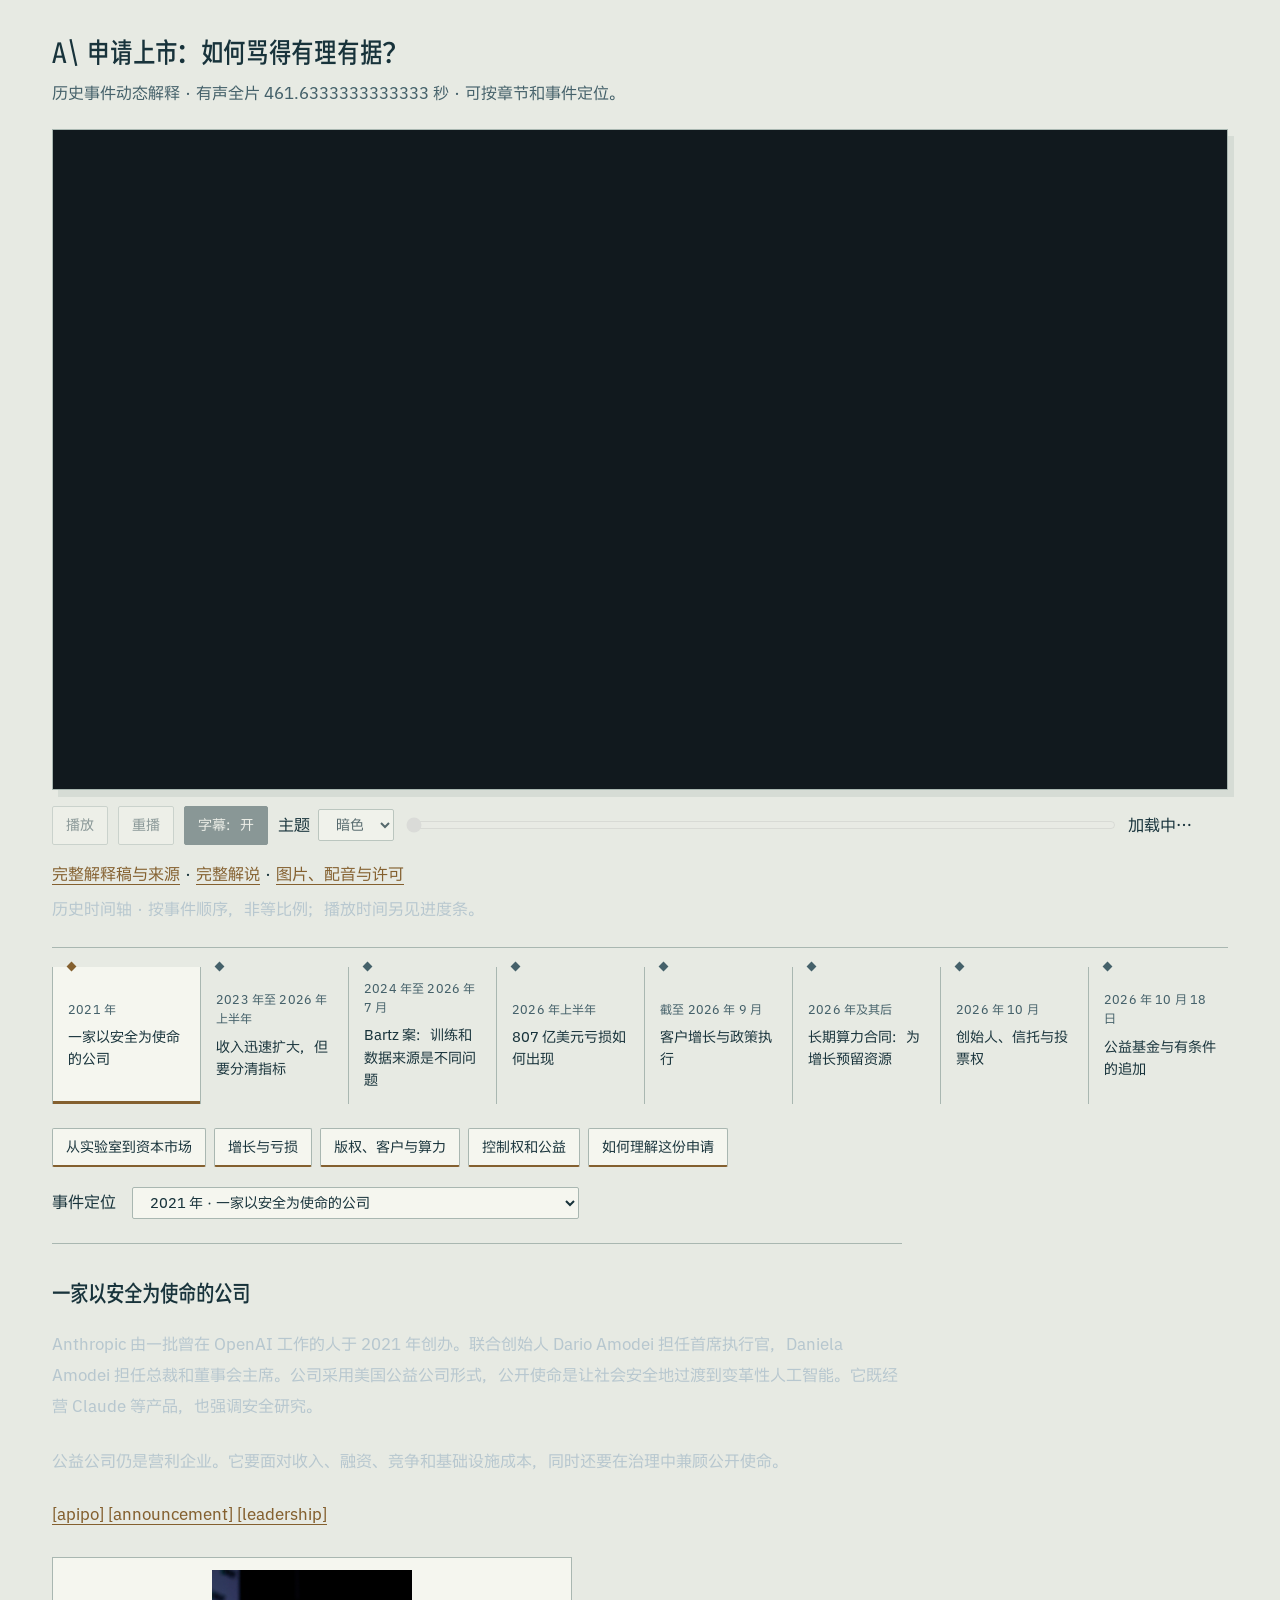
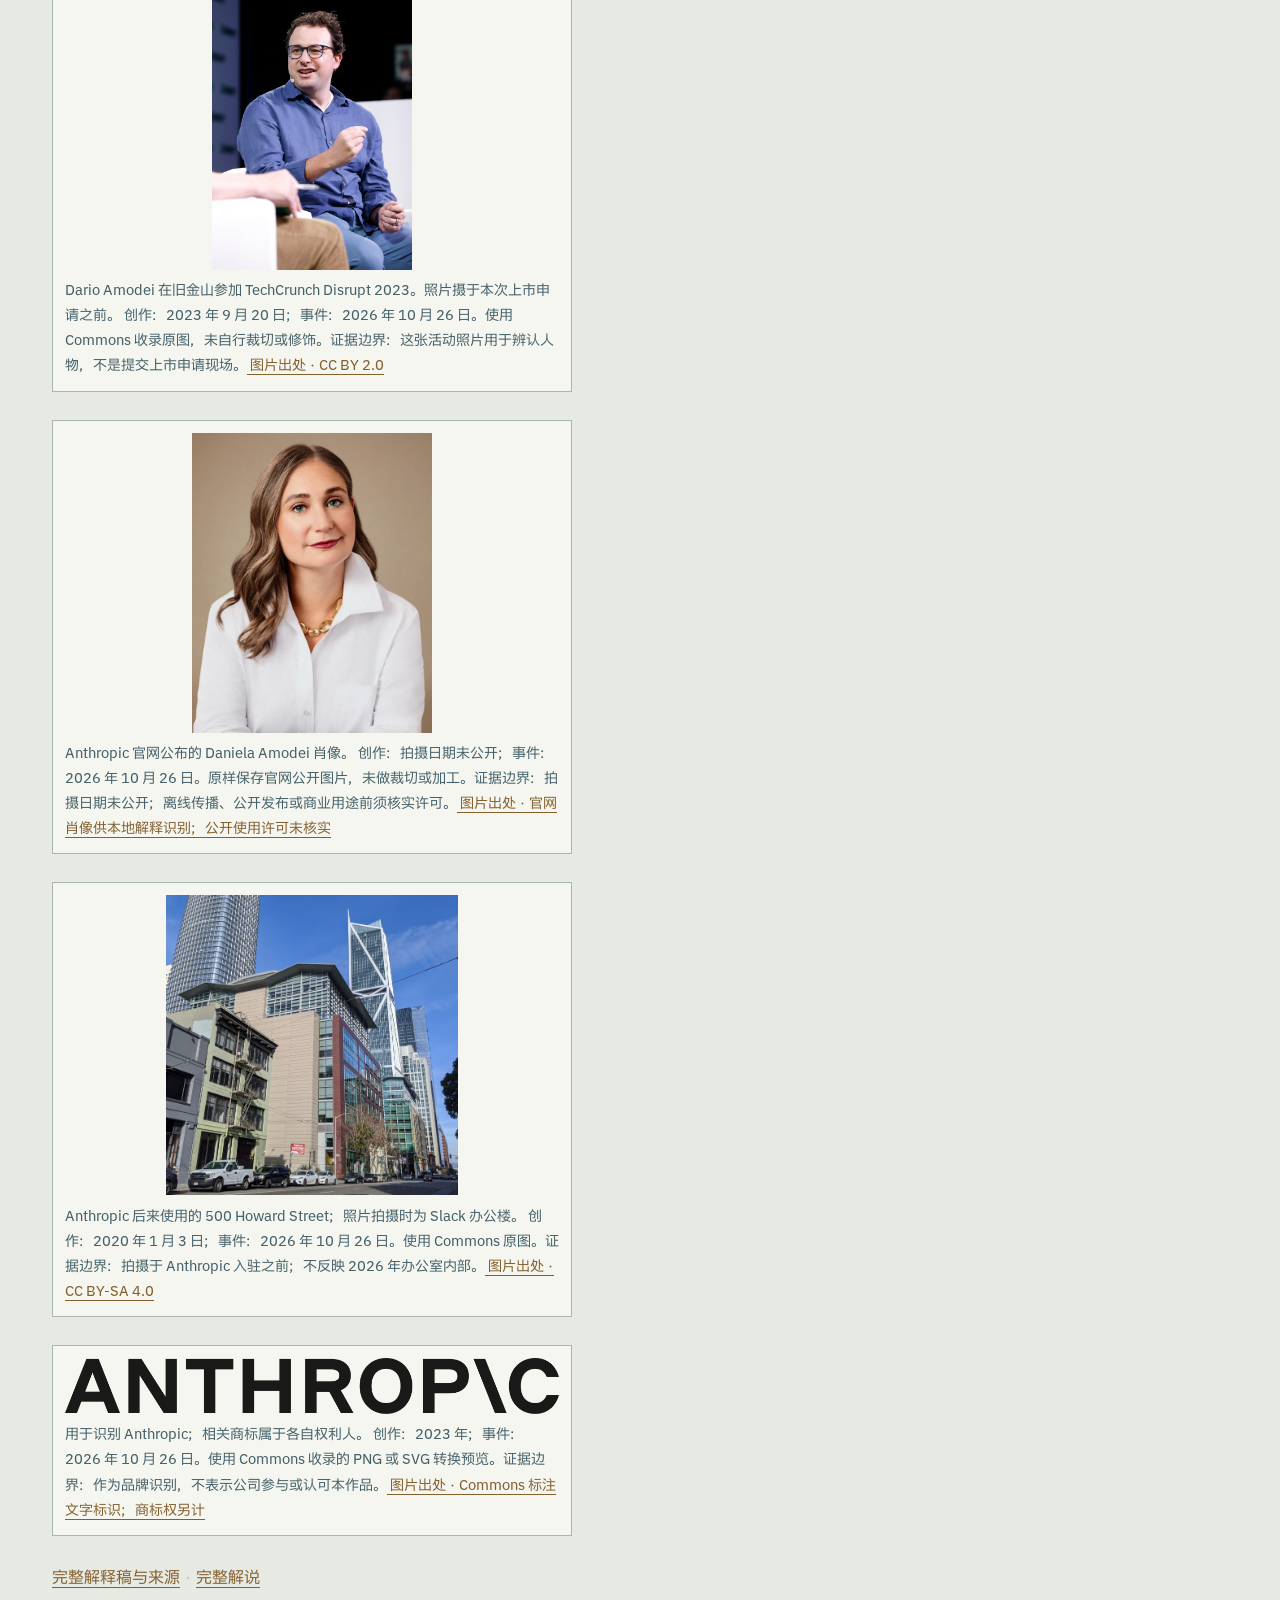
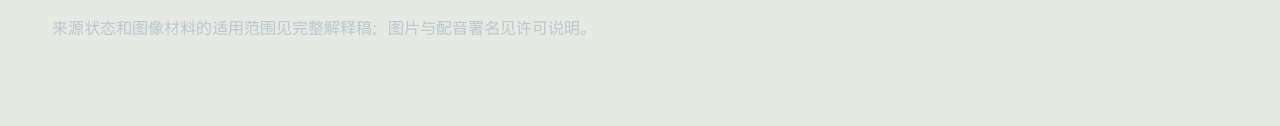
<file: original-home.html>
<!doctype html>
<html lang="zh-CN" data-history-motif="archive"><meta charset="utf-8"><meta name="viewport" content="width=device-width,initial-scale=1">
<title>A\ 申请上市：如何骂得有理有据？</title>
<style>
*{box-sizing:border-box}body{margin:0;background:#11191e;color:#edf2f4;font:15px/1.6 system-ui}main{max-width:1500px;margin:auto;padding:28px}h1{font-size:25px;font-weight:600;margin:0}p{color:#b7c7cf;margin:8px 0 24px}.toolbar{display:flex;align-items:center;flex-wrap:wrap;gap:12px;margin:16px 0}button,select{font:inherit;border:1px solid #52616b;border-radius:6px;background:#24313a;color:inherit;padding:7px 16px;cursor:pointer}button:disabled,input:disabled{opacity:.45;cursor:default}input{flex:1;min-width:160px;accent-color:#c5b1ee}a{color:#c5b1ee;text-underline-offset:4px}button:focus-visible,select:focus-visible,input:focus-visible,a:focus-visible{outline:2px solid #c5b1ee;outline-offset:4px}.viewport{position:relative;width:100%;aspect-ratio:16/9;overflow:hidden;background:#11191e;border-radius:12px}.viewport iframe{position:absolute;inset:0;border:0;transform-origin:0 0}output{font-variant-numeric:tabular-nums;min-width:100px}label{display:flex;align-items:center;gap:8px}#error{padding:16px;color:#ffdbcc;border:1px solid #8a5548;border-radius:6px;margin-top:12px}[hidden]{display:none!important}@media(max-width:600px){main{padding:18px 12px}h1{font-size:21px}}.embedded main{padding:0}.embedded h1,.embedded .description,.embedded .preview-links{display:none}.embedded .toolbar{margin:12px 0 0}
</style>
<main><h1>A\ 申请上市：如何骂得有理有据？</h1><p class="description"></p>
<div class="viewport"><iframe title="动态预览"></iframe></div><div id="error" role="alert" hidden></div>
<div class="toolbar"><button id="play" type="button" disabled>播放</button><button id="replay" type="button" disabled>重播</button><button id="captionToggle" type="button" aria-pressed="true" disabled>字幕：开</button>
<label>主题 <select id="theme" aria-label="预览主题"></select></label>
<input id="seek" type="range" min="0" max="1" value="0" step="0.01" aria-label="预览时间" disabled><output id="time" for="seek">加载中…</output></div>
<nav class="preview-links"><a href="explanation.html">完整解释稿与来源</a> · <a href="完整解说.md">完整解说</a> · <a href="credits.json">图片、配音与许可</a><a id="json" hidden></a><a id="plan" hidden></a></nav>
<link rel="stylesheet" href="preview.css"><link rel="stylesheet" href="fonts.css"><p>历史时间轴 · 按事件顺序，非等比例；播放时间另见进度条。</p><nav id="historicalTimeline" aria-label="历史时间轴"></nav><nav id="chapters" aria-label="章节"></nav><label>事件定位 <select id="nodeSelect"></select></label><article><h2 id="readingTitle"></h2><div id="reading"></div></article><p><a href="explanation.html">完整解释稿与来源</a> · <a href="完整解说.md">完整解说</a></p><p>来源状态和图像材料的适用范围见完整解释稿；图片与配音署名见许可说明。</p></main><script id="preview-data" type="application/json">{"title":"A\\ 申请上市：如何骂得有理有据？","description":"历史事件动态解释 · 有声全片","composition_id":"resource-stage","duration_s":461.6333333333333,"renderer":{"fps":30,"width":1920,"height":1080},"themes":{"dark":{"html":{"path":"stage.html"},"request":{"path":"request.json"},"plan":{"path":"request.json"}}}}</script>
<script>
(() => {
  const embedded=new URLSearchParams(location.search).has('embedded');
  document.documentElement.classList.toggle('embedded',embedded);
  const frame=document.querySelector('iframe'),viewport=document.querySelector('.viewport');
  const play=document.querySelector('#play'),replay=document.querySelector('#replay'),seek=document.querySelector('#seek'),time=document.querySelector('#time'),theme=document.querySelector('#theme'),error=document.querySelector('#error');
  let nativeMedia=false;
  const control=(action,timeSeconds)=>frame.contentWindow.postMessage({source:"hf-parent",type:"control",action,...(timeSeconds===undefined?{}:{timeSeconds})},location.origin);
  let descriptor,timeline,duration,savedTime=embedded?1.32:0,playing=false,loadTimer,loadVersion=0;
  const enabled=value=>{play.disabled=replay.disabled=seek.disabled=!value;};
  function fail(message){clearTimeout(loadTimer);timeline?.pause();timeline=undefined;playing=false;enabled(false);error.hidden=false;error.textContent=message;time.textContent='预览不可用';frame.dataset.ready='false';}
  function sync(){seek.value=timeline.time();time.textContent=timeline.time().toFixed(2)+' / '+duration+' 秒';const active=(nativeMedia?playing:!timeline.paused())&&timeline.progress()<1;play.textContent=active?'暂停':'播放';play.setAttribute('aria-pressed',String(active));frame.contentWindow.historyNarration?.syncPlayback(active,active?timeline.time():frame.contentWindow.resourcePreview.snapshot().currentFrame/30);}
  function localURL(relative){const url=new URL(relative,location.href);if(url.origin!==location.origin)throw new Error('Preview URL must be local');return url.href;}
  function resize(){if(descriptor)frame.style.transform='scale('+viewport.clientWidth/descriptor.renderer.width+')';}
  new ResizeObserver(resize).observe(viewport);
  frame.addEventListener('load',async()=>{
    if(!frame.getAttribute('src'))return;
    const version=loadVersion;
    try {
      const documentFrame=frame.contentDocument;
      await documentFrame.fonts.ready; await frame.contentWindow.resourcePreview.ready;
      await Promise.all([...documentFrame.images].map(image=>image.decode()));
      nativeMedia=!!documentFrame.querySelector('video');
      if(nativeMedia)await Promise.all([...documentFrame.querySelectorAll('video')].map(v=>v.readyState>=2?Promise.resolve():new Promise((resolve,reject)=>{v.addEventListener('loadeddata',resolve,{once:true});v.addEventListener('error',reject,{once:true});})));
      if(version!==loadVersion)return;
      const candidate=frame.contentWindow.__timelines?.[descriptor.composition_id],root=documentFrame.querySelector('[data-composition-id]');
      if(!candidate||root?.dataset.compositionId!==descriptor.composition_id||Math.abs(candidate.duration()-duration)>1e-6||Number(root.dataset.duration)!==duration)throw new Error('Mismatched composition');
      timeline=candidate;clearTimeout(loadTimer);error.hidden=true;enabled(true);frame.dataset.ready='true';
      timeline.eventCallback('onUpdate',sync);timeline.eventCallback('onComplete',()=>{playing=false;sync();});
      if(nativeMedia){control('seek',Math.min(savedTime,duration));control(playing?'play':'pause');}else{timeline.seek(Math.min(savedTime,duration),false);playing?timeline.play():timeline.pause();}sync();
    } catch {if(version===loadVersion)fail('预览暂时无法加载，请刷新后重试。');}
  });
  function loadTheme(){
    loadVersion++;clearTimeout(loadTimer);enabled(false);error.hidden=true;frame.dataset.ready='false';
    if(timeline){if(nativeMedia)control('stop-media');timeline.pause();timeline.eventCallback('onUpdate',null);timeline.eventCallback('onComplete',null);timeline=undefined;}
    const files=descriptor.themes[theme.value];
    document.querySelector('#json').href=localURL(files.request.path);document.querySelector('#plan').href=localURL(files.plan.path);
    frame.src=localURL(files.html.path);time.textContent='加载中…';loadTimer=setTimeout(()=>fail('预览加载超时，请刷新后重试。'),15000);
  }
  play.onclick=()=>{if(!timeline)return;if(nativeMedia){if(timeline.progress()===1)control('seek',0);playing=timeline.progress()===1||!playing;control(playing?'play':'pause');sync();return;}if(timeline.progress()===1){playing=true;timeline.restart();}else{playing=timeline.paused();playing?timeline.play():timeline.pause();}sync();};
  replay.onclick=()=>{if(!timeline)return;playing=true;if(nativeMedia){control('seek',0);control('play');}else timeline.restart();sync();};
  seek.oninput=async()=>{if(!timeline)return;playing=false;if(nativeMedia){savedTime=Number(seek.value);control('pause');control('seek',savedTime);}else{timeline.pause();await frame.contentWindow.resourcePreview.seekFrame(Math.min(13848,Math.round(Number(seek.value)*30)));savedTime=timeline.time();}sync();};
  theme.onchange=()=>{if(timeline){savedTime=timeline.time();playing=(nativeMedia?playing:!timeline.paused())&&timeline.progress()<1;}try{loadTheme();}catch{fail('预览暂时无法加载，请刷新后重试。');}};
  try {
    descriptor=JSON.parse(document.querySelector('#preview-data').textContent);duration=descriptor.duration_s;
    if(!Number.isFinite(duration)||duration<=0||!descriptor.composition_id||!descriptor.renderer?.width||!descriptor.renderer?.height)throw new Error('Invalid preview descriptor');
    document.title=document.querySelector('h1').textContent=descriptor.title;
    document.querySelector('.description').textContent=descriptor.description+' '+duration+' 秒 · 可按章节和事件定位。';
    frame.title=descriptor.title+'动态预览';frame.dataset.compositionId=descriptor.composition_id;
    frame.style.width=descriptor.renderer.width+'px';frame.style.height=descriptor.renderer.height+'px';viewport.style.aspectRatio=descriptor.renderer.width+'/'+descriptor.renderer.height;
    for(const mode of Object.keys(descriptor.themes)){const option=document.createElement('option');option.value=mode;option.textContent=mode==='dark'?'暗色':'亮色';theme.append(option);}
    if(!theme.options.length)throw new Error('No preview themes');
    theme.disabled=theme.options.length===1;seek.max=duration;resize();loadTheme();
  } catch {fail('预览信息不完整，请刷新后重试。');}
})();
</script><script type="module" src="navigation.js"></script></html>
</file>
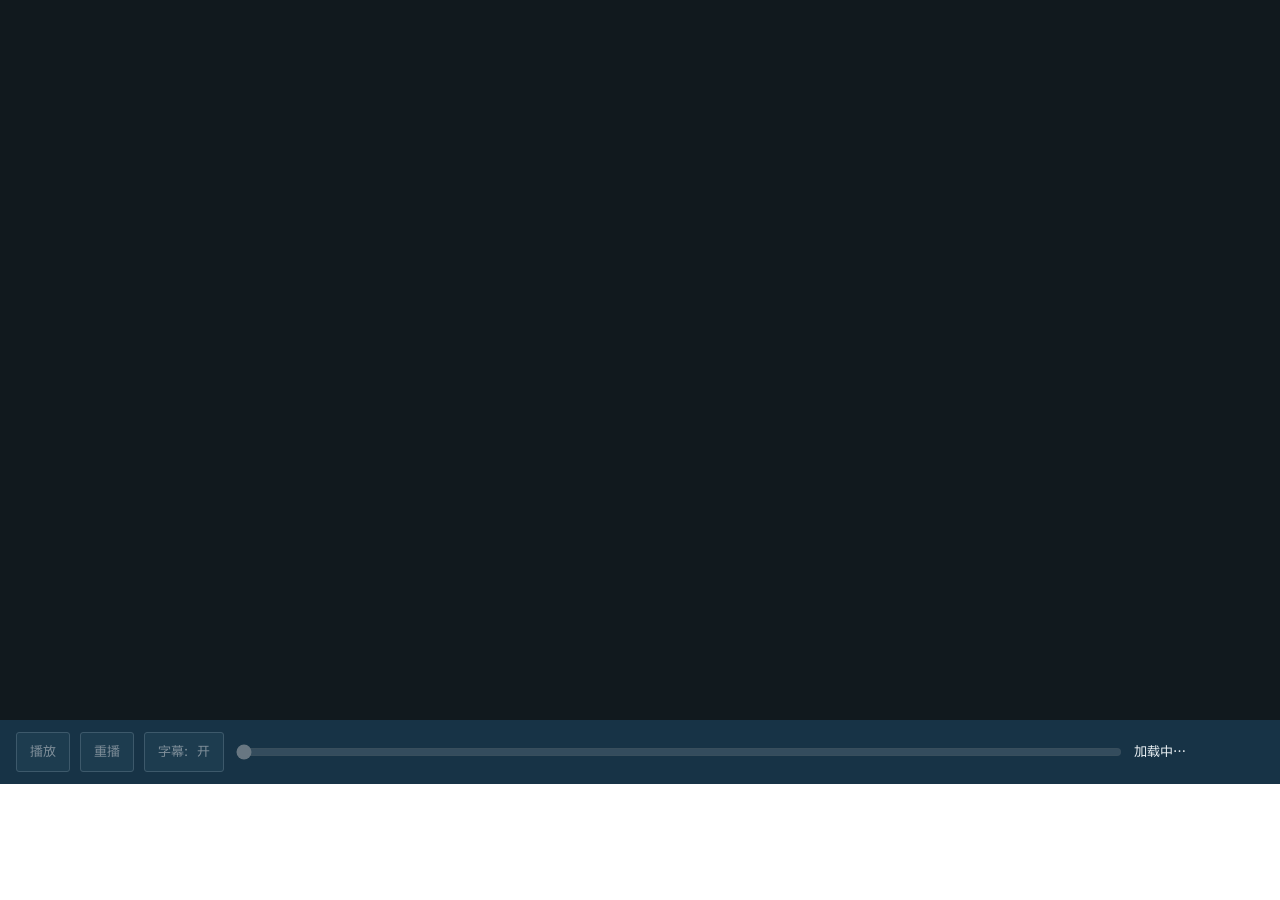
<file: player.html>
<!doctype html>
<html lang="zh-CN" data-history-motif="archive"><meta charset="utf-8"><meta name="viewport" content="width=device-width,initial-scale=1">
<title>A\ 申请上市：如何骂得有理有据？</title>
<style>
*{box-sizing:border-box}body{margin:0;background:#11191e;color:#edf2f4;font:15px/1.6 system-ui}main{max-width:1500px;margin:auto;padding:28px}h1{font-size:25px;font-weight:600;margin:0}p{color:#b7c7cf;margin:8px 0 24px}.toolbar{display:flex;align-items:center;flex-wrap:wrap;gap:12px;margin:16px 0}button,select{font:inherit;border:1px solid #52616b;border-radius:6px;background:#24313a;color:inherit;padding:7px 16px;cursor:pointer}button:disabled,input:disabled{opacity:.45;cursor:default}input{flex:1;min-width:160px;accent-color:#c5b1ee}a{color:#c5b1ee;text-underline-offset:4px}button:focus-visible,select:focus-visible,input:focus-visible,a:focus-visible{outline:2px solid #c5b1ee;outline-offset:4px}.viewport{position:relative;width:100%;aspect-ratio:16/9;overflow:hidden;background:#11191e;border-radius:12px}.viewport iframe{position:absolute;inset:0;border:0;transform-origin:0 0}output{font-variant-numeric:tabular-nums;min-width:100px}label{display:flex;align-items:center;gap:8px}#error{padding:16px;color:#ffdbcc;border:1px solid #8a5548;border-radius:6px;margin-top:12px}[hidden]{display:none!important}@media(max-width:600px){main{padding:18px 12px}h1{font-size:21px}}.embedded main{padding:0}.embedded h1,.embedded .description,.embedded .preview-links{display:none}.embedded .toolbar{margin:12px 0 0}
</style><link rel="stylesheet" href="website/player.css">
<main><h1>A\ 申请上市：如何骂得有理有据？</h1><p class="description"></p>
<div class="viewport"><iframe title="动态预览"></iframe></div><div id="error" role="alert" hidden></div>
<div class="toolbar"><button id="play" type="button" disabled>播放</button><button id="replay" type="button" disabled>重播</button><button id="captionToggle" type="button" aria-pressed="true" disabled>字幕：开</button>
<label>主题 <select id="theme" aria-label="预览主题"></select></label>
<input id="seek" type="range" min="0" max="1" value="0" step="0.01" aria-label="预览时间" disabled><output id="time" for="seek">加载中…</output></div>
<nav class="preview-links"><a href="explanation.html">完整解释稿与来源</a> · <a href="完整解说.md">完整解说</a> · <a href="credits.json">图片、配音与许可</a><a id="json" hidden></a><a id="plan" hidden></a></nav>
<link rel="stylesheet" href="preview.css"><link rel="stylesheet" href="fonts.css"><p>历史时间轴 · 按事件顺序，非等比例；播放时间另见进度条。</p><nav id="historicalTimeline" aria-label="历史时间轴"></nav><nav id="chapters" aria-label="章节"></nav><label>事件定位 <select id="nodeSelect"></select></label><article><h2 id="readingTitle"></h2><div id="reading"></div></article><p><a href="explanation.html">完整解释稿与来源</a> · <a href="完整解说.md">完整解说</a></p><p>来源状态和图像材料的适用范围见完整解释稿；图片与配音署名见许可说明。</p></main><script id="preview-data" type="application/json">{"title":"A\\ 申请上市：如何骂得有理有据？","description":"历史事件动态解释 · 有声全片","composition_id":"resource-stage","duration_s":461.6333333333333,"renderer":{"fps":30,"width":1920,"height":1080},"themes":{"dark":{"html":{"path":"stage.html"},"request":{"path":"request.json"},"plan":{"path":"request.json"}}}}</script>
<script>
(() => {
  const embedded=new URLSearchParams(location.search).has('embedded');
  document.documentElement.classList.toggle('embedded',embedded);
  const frame=document.querySelector('iframe'),viewport=document.querySelector('.viewport');
  const play=document.querySelector('#play'),replay=document.querySelector('#replay'),seek=document.querySelector('#seek'),time=document.querySelector('#time'),theme=document.querySelector('#theme'),error=document.querySelector('#error');
  let nativeMedia=false;
  const control=(action,timeSeconds)=>frame.contentWindow.postMessage({source:"hf-parent",type:"control",action,...(timeSeconds===undefined?{}:{timeSeconds})},location.origin);
  let descriptor,timeline,duration,savedTime=embedded?1.32:0,playing=false,loadTimer,loadVersion=0;
  const enabled=value=>{play.disabled=replay.disabled=seek.disabled=!value;};
  function fail(message){clearTimeout(loadTimer);timeline?.pause();timeline=undefined;playing=false;enabled(false);error.hidden=false;error.textContent=message;time.textContent='预览不可用';frame.dataset.ready='false';}
  function sync(){seek.value=timeline.time();time.textContent=timeline.time().toFixed(2)+' / '+duration+' 秒';const active=(nativeMedia?playing:!timeline.paused())&&timeline.progress()<1;play.textContent=active?'暂停':'播放';play.setAttribute('aria-pressed',String(active));frame.contentWindow.historyNarration?.syncPlayback(active,active?timeline.time():frame.contentWindow.resourcePreview.snapshot().currentFrame/30);}
  function localURL(relative){const url=new URL(relative,location.href);if(url.origin!==location.origin)throw new Error('Preview URL must be local');return url.href;}
  function resize(){if(descriptor)frame.style.transform='scale('+viewport.clientWidth/descriptor.renderer.width+')';}
  new ResizeObserver(resize).observe(viewport);
  frame.addEventListener('load',async()=>{
    if(!frame.getAttribute('src'))return;
    const version=loadVersion;
    try {
      const documentFrame=frame.contentDocument;
      await documentFrame.fonts.ready; await frame.contentWindow.resourcePreview.ready;
      await Promise.all([...documentFrame.images].map(image=>image.decode()));
      nativeMedia=!!documentFrame.querySelector('video');
      if(nativeMedia)await Promise.all([...documentFrame.querySelectorAll('video')].map(v=>v.readyState>=2?Promise.resolve():new Promise((resolve,reject)=>{v.addEventListener('loadeddata',resolve,{once:true});v.addEventListener('error',reject,{once:true});})));
      if(version!==loadVersion)return;
      const candidate=frame.contentWindow.__timelines?.[descriptor.composition_id],root=documentFrame.querySelector('[data-composition-id]');
      if(!candidate||root?.dataset.compositionId!==descriptor.composition_id||Math.abs(candidate.duration()-duration)>1e-6||Number(root.dataset.duration)!==duration)throw new Error('Mismatched composition');
      timeline=candidate;clearTimeout(loadTimer);error.hidden=true;enabled(true);frame.dataset.ready='true';
      timeline.eventCallback('onUpdate',sync);timeline.eventCallback('onComplete',()=>{playing=false;sync();});
      if(nativeMedia){control('seek',Math.min(savedTime,duration));control(playing?'play':'pause');}else{timeline.seek(Math.min(savedTime,duration),false);playing?timeline.play():timeline.pause();}sync();
    } catch {if(version===loadVersion)fail('预览暂时无法加载，请刷新后重试。');}
  });
  function loadTheme(){
    loadVersion++;clearTimeout(loadTimer);enabled(false);error.hidden=true;frame.dataset.ready='false';
    if(timeline){if(nativeMedia)control('stop-media');timeline.pause();timeline.eventCallback('onUpdate',null);timeline.eventCallback('onComplete',null);timeline=undefined;}
    const files=descriptor.themes[theme.value];
    document.querySelector('#json').href=localURL(files.request.path);document.querySelector('#plan').href=localURL(files.plan.path);
    frame.src=localURL(files.html.path);time.textContent='加载中…';loadTimer=setTimeout(()=>fail('预览加载超时，请刷新后重试。'),15000);
  }
  play.onclick=()=>{if(!timeline)return;if(nativeMedia){if(timeline.progress()===1)control('seek',0);playing=timeline.progress()===1||!playing;control(playing?'play':'pause');sync();return;}if(timeline.progress()===1){playing=true;timeline.restart();}else{playing=timeline.paused();playing?timeline.play():timeline.pause();}sync();};
  replay.onclick=()=>{if(!timeline)return;playing=true;if(nativeMedia){control('seek',0);control('play');}else timeline.restart();sync();};
  seek.oninput=async()=>{if(!timeline)return;playing=false;if(nativeMedia){savedTime=Number(seek.value);control('pause');control('seek',savedTime);}else{timeline.pause();await frame.contentWindow.resourcePreview.seekFrame(Math.min(13848,Math.round(Number(seek.value)*30)));savedTime=timeline.time();}sync();};
  theme.onchange=()=>{if(timeline){savedTime=timeline.time();playing=(nativeMedia?playing:!timeline.paused())&&timeline.progress()<1;}try{loadTheme();}catch{fail('预览暂时无法加载，请刷新后重试。');}};
  try {
    descriptor=JSON.parse(document.querySelector('#preview-data').textContent);duration=descriptor.duration_s;
    if(!Number.isFinite(duration)||duration<=0||!descriptor.composition_id||!descriptor.renderer?.width||!descriptor.renderer?.height)throw new Error('Invalid preview descriptor');
    document.title=document.querySelector('h1').textContent=descriptor.title;
    document.querySelector('.description').textContent=descriptor.description+' '+duration+' 秒 · 可按章节和事件定位。';
    frame.title=descriptor.title+'动态预览';frame.dataset.compositionId=descriptor.composition_id;
    frame.style.width=descriptor.renderer.width+'px';frame.style.height=descriptor.renderer.height+'px';viewport.style.aspectRatio=descriptor.renderer.width+'/'+descriptor.renderer.height;
    for(const mode of Object.keys(descriptor.themes)){const option=document.createElement('option');option.value=mode;option.textContent=mode==='dark'?'暗色':'亮色';theme.append(option);}
    if(!theme.options.length)throw new Error('No preview themes');
    theme.disabled=theme.options.length===1;seek.max=duration;resize();loadTheme();
  } catch {fail('预览信息不完整，请刷新后重试。');}
})();
</script><script type="module" src="navigation.js"></script></html>
</file>
<file: website/site.css>
*{box-sizing:border-box}html{scroll-behavior:smooth}body{margin:0;background:var(--paper);color:var(--ink);font-family:HistorySans,"PingFang SC","Microsoft YaHei",sans-serif;font-size:16px;line-height:1.75}a{color:inherit;text-underline-offset:5px}button,input,select{font:inherit}button,a,input,select{touch-action:manipulation}button{cursor:pointer}a:focus-visible,button:focus-visible,input:focus-visible,select:focus-visible,summary:focus-visible{outline:3px solid var(--accent);outline-offset:5px}[hidden]{display:none!important}
[data-theme=charter]{--paper:#eee4cd;--ink:#302c25;--accent:#773d3b;--line:#cbbd9c;--brand:#92713c;--surface:#f6efde;--serif:"Songti SC","Noto Serif CJK SC","SimSun",serif}
[data-theme=cold-war]{--paper:#edf1f3;--ink:#122735;--accent:#a33832;--line:#a6b5bf;--brand:#153e5a;--surface:#fff;--serif:HistorySans,"PingFang SC",sans-serif}
[data-theme=republic]{--paper:#e5e4dc;--ink:#25302f;--accent:#986c47;--line:#adb4ae;--brand:#24364a;--surface:#f5f4ec;--serif:"Songti SC","SimSun",serif}
[data-theme=library]{--paper:#f7f9fa;--ink:#233a4b;--accent:#365d78;--line:#d4dbde;--brand:#233a4b;--surface:#fff;--serif:"Songti SC","SimSun",serif}
.skip{position:absolute;left:20px;top:-100px;z-index:20;background:var(--surface);padding:12px}.skip:focus{top:12px}.site-nav{height:auto;min-height:82px;padding:18px clamp(20px,4vw,72px);display:flex;align-items:center;justify-content:space-between;gap:24px;border-bottom:1px solid var(--line)}.site-nav a{text-decoration:none}.site-name{font-size:17px;font-weight:650;letter-spacing:.08em}.back{font-size:14px;white-space:nowrap}.actions{display:flex;align-items:center;gap:14px}.actions button,.site-nav>button{border:1px solid var(--ink);color:var(--ink);background:transparent;padding:7px 20px;border-radius:2px}.action{font-size:13px}.pending{opacity:.65}.hero{position:relative;padding:52px max(24px,calc((100vw - 1240px)/2)) 25px;isolation:isolate;overflow:hidden}.hero-image,.hero-wash{position:absolute;inset:0;width:100%;height:100%;object-fit:cover;z-index:-2}.hero-image{opacity:.34;object-position:center 35%}.hero-wash{z-index:-1;background:linear-gradient(90deg,var(--paper) 0%,transparent 65%),linear-gradient(0deg,var(--paper),transparent 35%)}.hero-heading{max-width:850px;margin:0 0 36px;position:relative}.period{display:block;color:var(--brand);font-size:16px;letter-spacing:.08em;font-weight:650}.hero h1{font-family:var(--serif);font-size:clamp(32px,4.1vw,62px);font-weight:700;line-height:1.25;margin:14px 0 20px;text-wrap:balance;letter-spacing:.01em}.hero-heading>p{max-width:650px;font-size:17px;margin:0;line-height:1.9}.player-shell{position:relative;width:100%;padding:10px;background:var(--brand);border:1px solid var(--line);box-shadow:0 16px 45px #172d3320}.native-player{display:block;width:100%;height:770px;border:0;background:#173346;min-height:200px}.hero-source{display:flex;gap:24px;justify-content:space-between;font-size:12px;line-height:1.65;padding:18px 0 0;color:var(--ink)}.hero-source span{max-width:840px;opacity:.8}.hero-source a{white-space:nowrap}.page-body{max-width:1240px;margin:0 auto;padding:0 0 50px}.reading-links{display:flex;gap:30px;padding:24px 0;border-bottom:1px solid var(--line);font-size:14px}.contents{display:grid;grid-template-columns:1fr 2fr;gap:70px;padding:64px 0 20px}.contents h2{font-family:var(--serif);font-size:34px;line-height:1.3;margin:0 0 18px}.contents header p{max-width:220px;font-size:15px;color:var(--brand)}.chapter-link{display:flex;align-items:center;gap:24px;text-decoration:none;border-bottom:1px solid var(--line);padding:22px 8px}.chapter-link:first-child{border-top:1px solid var(--line)}.chapter-order{font-size:23px;font-family:var(--serif);color:var(--brand);min-width:36px}.chapter-link>span:nth-child(2){flex:1}.chapter-link small{display:block;color:var(--brand);font-size:12px;font-weight:500;margin-bottom:4px}.chapter-link strong{font-size:20px;font-weight:650}.chapter-link:hover{background:var(--surface)}.event-note{display:grid;grid-template-columns:1fr 2fr;gap:64px;border-bottom:1px solid var(--line);padding:48px 0}.event-note h2{font-family:var(--serif);font-size:28px;line-height:1.4;margin:12px 0 20px}.event-note time{color:var(--brand);font-size:14px}.event-note p{margin:0 0 18px;max-width:70ch;line-height:1.95}.locate,.source-note{font-size:13px}.source-note{opacity:.75}.chapter-footer{display:flex;justify-content:space-between;padding:30px 0}.site-footer{border-top:1px solid var(--line);padding:30px max(24px,calc((100vw - 1240px)/2));font-size:13px;color:var(--brand)}.site-footer p{margin:8px 0}
[data-theme=charter] .site-nav{border-bottom:4px double var(--brand)}[data-theme=charter] .hero-heading:before{content:"❧";position:absolute;right:-30px;top:0;font-family:serif;color:var(--brand);font-size:96px;opacity:.25;pointer-events:none}[data-theme=charter] .player-shell{padding:12px;border:5px double #b29a68;background:#453e31}[data-theme=charter] .chapter-link{border-bottom-style:double;border-bottom-width:3px}[data-theme=charter] .hero-image{object-position:center 12%;opacity:.43}
[data-theme=cold-war] .hero{padding-top:44px;background:#dce6ec}[data-theme=cold-war] .hero-heading{border-left:5px solid var(--accent);padding-left:24px;max-width:980px}[data-theme=cold-war] .hero h1{font-weight:800;letter-spacing:-.02em}[data-theme=cold-war] .hero-image{object-position:center 28%;opacity:.27}[data-theme=cold-war] .player-shell{padding:0;border:8px solid var(--brand);box-shadow:18px 18px 0 #153e5a12}[data-theme=cold-war] .chapter-order{font-family:inherit;font-weight:750}[data-theme=cold-war] .chapter-link{border-left:2px solid var(--line);padding-left:25px}[data-theme=cold-war] .chapter-link:hover{border-left-color:var(--accent)}
[data-theme=republic] .site-nav{border-bottom:5px double var(--brand)}[data-theme=republic] .hero-heading{padding-left:26px;border-left:2px solid var(--brand)}[data-theme=republic] .player-shell:before,[data-theme=republic] .player-shell:after{content:"";position:absolute;width:38px;height:38px;border:2px solid var(--accent);pointer-events:none}[data-theme=republic] .player-shell:before{left:-8px;top:-8px;border-right:0;border-bottom:0}[data-theme=republic] .player-shell:after{right:-8px;bottom:-8px;border-left:0;border-top:0}[data-theme=republic] .chapter-list{border-left:1px solid var(--brand)}[data-theme=republic] .chapter-order{background:var(--paper);margin-left:-27px;border:1px solid var(--brand);font-size:17px;text-align:center;padding:3px;min-width:36px}[data-theme=republic] .hero-image{opacity:.38;object-position:center}
dialog{border:1px solid var(--line);border-radius:8px;background:var(--surface);color:var(--ink);padding:28px;width:min(430px,calc(100% - 32px));max-height:90vh;overflow:auto}dialog::backdrop{background:#122735b8}dialog h2{font-size:22px;font-family:var(--serif)}.close-share{float:right;background:transparent;border:0;color:inherit}#share-qr{background:#fff;max-width:260px;margin:auto}#share-qr svg{display:block;width:100%;height:auto}dialog label{display:block;font-size:13px}dialog input{width:100%;padding:10px;border:1px solid var(--line);background:var(--paper);color:inherit}#copy-link{padding:8px 18px;border:1px solid var(--brand);background:var(--brand);color:#fff;margin-top:12px}#share-status{font-size:13px}
.library-main{max-width:1320px;margin:auto;padding:50px 40px 80px}.library-intro{display:grid;grid-template-columns:1.05fr 1fr;gap:70px;padding:26px 0 60px;align-items:center}.library-intro h1{font-family:var(--serif);font-size:clamp(48px,5vw,76px);line-height:1.25;margin:0 0 26px;letter-spacing:.03em}.library-intro p{max-width:420px;color:#546573;line-height:1.9}.library-collage{position:relative;height:340px;border-bottom:2px solid var(--brand);background:repeating-linear-gradient(0deg,transparent 0 39px,#d4dbde70 40px)}.library-collage img{position:absolute;object-fit:cover;border:8px solid #fff;box-shadow:0 5px 18px #233a4b18;width:48%;height:75%;bottom:25px}.library-collage img:nth-child(1){left:0;transform:rotate(-7deg);object-position:left}.library-collage img:nth-child(2){left:25%;bottom:40px;transform:rotate(4deg)}.library-collage img:nth-child(3){right:0;transform:rotate(9deg);height:65%;bottom:10px}.filters{display:grid;grid-template-columns:2fr 1fr 1.3fr 1.5fr auto;gap:14px;padding:24px;background:#e5edf2;border-top:2px solid var(--brand)}.filters label{display:flex;flex-direction:column;gap:6px;font-size:13px;color:#435b6d}.filters input,.filters select{border:1px solid #aabdc9;min-width:0;width:100%;height:43px;padding:8px 10px;background:#fff;border-radius:2px;color:var(--ink)}.filters button{align-self:end;height:43px;background:var(--brand);color:#fff;border:0;padding:8px 17px}.results-heading{display:flex;justify-content:space-between;align-items:center;margin-top:45px}.results-heading h2{font-family:var(--serif);font-size:30px;margin:0}.results-heading p,.filter-help{font-size:13px;color:#546573}.filter-help{margin:8px 0 26px}.project-book{display:grid;grid-template-columns:310px 1fr;gap:42px;padding:32px 0;border-top:1px solid var(--line)}.book-image{position:relative;display:block;height:230px;background:#d9e7ef;overflow:hidden}.book-image img{width:100%;height:100%;object-fit:cover}.book-image>span{position:absolute;bottom:0;left:0;background:var(--brand);color:#fff;padding:8px 18px;font-size:17px}.book-body h2{font-size:27px;line-height:1.4;margin:3px 0 13px;font-family:var(--serif)}.book-body h2 a{text-decoration:none}.book-body>p{max-width:650px;margin:0 0 15px}.book-countries{font-size:12px;color:#546573}.book-links{display:flex;gap:20px;align-items:center;flex-wrap:wrap;font-size:14px}.book-body details{font-size:12px;margin-top:15px;color:#546573}.book-body summary{cursor:pointer}.book-body details p{max-width:700px}.project-book:last-child{border-bottom:1px solid var(--line)}#empty-results{padding:60px 20px;text-align:center;border:1px solid var(--line)}
@media(max-width:1300px){.page-body{margin:0 32px}.hero{padding-inline:32px}}
@media(max-width:760px){.site-nav{padding:14px 20px;min-height:74px;gap:12px;flex-wrap:wrap}.site-name{font-size:14px;letter-spacing:.02em}.back{font-size:13px}.actions{gap:12px}.actions button{padding:5px 15px}.action{font-size:12px}.hero{padding:32px 18px 18px}.hero-heading{margin-bottom:26px}.hero h1{font-size:34px;line-height:1.3}.hero-heading>p{font-size:15px}.period{font-size:13px}.hero-source{flex-direction:column;gap:8px}.player-shell{padding:5px}.native-player{height:400px}.page-body{margin:0 20px;padding-bottom:20px}.reading-links{gap:22px;flex-wrap:wrap;font-size:13px;padding:18px 0}.contents{grid-template-columns:1fr;gap:18px;padding:35px 0 10px}.contents h2{font-size:28px}.contents header p{max-width:none;margin:0}.chapter-link{gap:16px;padding:19px 4px}.chapter-link strong{font-size:17px}.chapter-link small{font-size:11px}.event-note{grid-template-columns:1fr;gap:20px;padding:32px 0}.event-note h2{font-size:25px;margin:6px 0 12px}.event-note p{font-size:16px;line-height:1.9}.site-footer{padding:24px 20px;font-size:12px}[data-theme=charter] .hero-heading:before{display:none}[data-theme=charter] .player-shell{padding:5px;border-width:3px}[data-theme=cold-war] .hero-heading{padding-left:16px;border-left-width:3px}[data-theme=cold-war] .player-shell{border-width:4px;box-shadow:8px 8px 0 #153e5a12}[data-theme=republic] .hero-heading{padding-left:16px}[data-theme=republic] .chapter-list{margin-left:18px}.library-main{padding:30px 20px 50px}.library-intro{grid-template-columns:1fr;gap:10px;padding:10px 0 30px}.library-intro h1{font-size:48px}.library-intro p{max-width:none;font-size:15px}.library-collage{height:230px;max-width:500px;width:100%;margin:0 auto}.filters{grid-template-columns:1fr 1fr;gap:14px;padding:18px}.filters .keyword{grid-column:1/-1}.filters button{align-self:end}.results-heading{margin-top:32px}.project-book{grid-template-columns:1fr;gap:22px;padding:25px 0}.book-image{height:230px}.book-body h2{font-size:25px}.book-body>p{font-size:15px}.book-links{gap:16px}}
@media(prefers-reduced-motion:reduce){html{scroll-behavior:auto}}
</file>
<file: fonts.css>
@font-face{font-family:HistoryHeading0;src:url(fonts/b8b0c8b1e7f8976c7adc6a3566c90391345673499d167a02997c4c5b43ce392d.otf);font-weight:600;font-style:normal;font-display:block}
@font-face{font-family:HistoryBody0;src:url(fonts/1b27447b0022d243d0c0144c9e4fb40106aa10ec3deb21035de62aca6af01089.woff2);font-weight:450;font-style:normal;font-display:block}
:root{--history-heading:HistoryHeading0;--history-body:HistoryBody0}
html body,button,input,select,textarea{font-family:var(--history-body)!important;font-weight:450!important;font-synthesis:none!important}h1,h2,.hero-heading h1,.contents h2{font-family:var(--history-heading)!important;font-weight:600!important;font-synthesis:none!important}h3,strong,b,.chapter-link strong,.site-name{font-family:var(--history-body)!important;font-weight:450!important;font-synthesis:none!important}
</file>
<file: preview.css>
@font-face{font-family:HistoryText;src:url(font.ttf);font-weight:100 900;font-display:swap}
:root{--paper:#f3eedf;--ink:#332b22;--muted:#74664e;--accent:#985537;--edge:#cec2a9;--panel:#fffaf0}
html[data-history-motif=archive]{--paper:#e7eae3;--ink:#18333b;--muted:#45616a;--accent:#84602f;--edge:#a9b7b1;--panel:#f5f6ef}
body{background:var(--paper);color:var(--ink);font:450 16px/1.7 HistoryText,system-ui,sans-serif}
main{max-width:1240px;margin:0 auto;padding:28px 32px 60px}
h1{font-weight:650;letter-spacing:.025em;font-size:28px;margin:0 0 4px}
h2{font-weight:650;font-size:23px;line-height:1.5}
a{color:var(--accent)}
.description{color:var(--muted);margin:0 0 22px}
.viewport{border:1px solid var(--edge);box-shadow:6px 7px 0 #18333b14;border-radius:0}
button,select{font:550 14px/1.6 HistoryText,system-ui,sans-serif;color:var(--ink);background:var(--panel);border:1px solid var(--edge);border-radius:2px;padding:7px 13px}
button:hover,button[aria-pressed=true]{background:var(--ink);color:var(--panel);border-color:var(--ink)}
button:focus-visible,select:focus-visible,a:focus-visible{outline:2px solid var(--accent);outline-offset:3px}
.toolbar{margin-top:16px;gap:10px}.time{font-variant-numeric:tabular-nums;color:var(--muted)}
#historicalTimeline{display:flex;gap:0;overflow:auto;border-top:1px solid var(--edge);padding:19px 0 12px;margin-bottom:12px}
#historicalTimeline button{position:relative;flex:1 0 148px;max-width:230px;text-align:left;white-space:normal;border:0;border-left:1px solid var(--edge);border-radius:0;padding:12px 15px;background:transparent}
#historicalTimeline button:before{content:'';position:absolute;left:15px;top:-4px;width:7px;height:7px;background:var(--muted);transform:rotate(45deg)}
#historicalTimeline .date{display:block;font-size:12px;font-weight:550;letter-spacing:.015em;color:var(--muted);margin-bottom:7px}
#historicalTimeline .event{display:block;font-size:14px;font-weight:550;line-height:1.6}
#historicalTimeline [aria-current=true]{background:var(--panel);box-shadow:inset 0 -3px var(--accent)}
#historicalTimeline [aria-current=true]:before{background:var(--accent)}
#historicalTimeline button:hover{color:var(--ink);background:var(--panel)}
#chapters{display:flex;gap:8px;flex-wrap:wrap;margin:8px 0 20px}#chapters button{border-bottom:2px solid var(--accent)}
#nodeSelect{margin-left:8px;max-width:100%}
article{border-top:1px solid var(--edge);margin-top:24px;padding-top:12px;max-width:850px}
#reading p{line-height:1.95}#reading figure{max-width:520px;margin:28px 0;background:var(--panel);padding:12px;border:1px solid var(--edge)}
#reading img{width:100%;max-height:300px;object-fit:contain}#reading figcaption,#reading aside{font-size:14px;line-height:1.8;color:var(--muted)}
@media(max-width:760px){main{padding:18px 16px 40px}h1{font-size:24px}#historicalTimeline button{flex-basis:155px}.toolbar{flex-wrap:wrap}}
</file>
<file: website/player.css>
/* Web wrapper styling, never applied inside the native composition. */
html,body{margin:0!important;padding:0!important;background:transparent!important;overflow:hidden;color:#e8eff3;font-family:system-ui,sans-serif}
main{padding:0!important;margin:0!important;width:100%!important;max-width:none!important}
main>*:not(.viewport):not(.toolbar):not(.subtitleBand):not(#error){display:none!important}
.viewport{width:100%!important;min-width:0!important;margin:0!important;border:0!important;border-radius:0!important;box-shadow:none!important}
.toolbar{max-width:none!important;margin:0!important;padding:12px 16px!important;min-height:64px;background:#173346;border:0!important;gap:10px!important;color:#eef4f7!important;font-size:13px!important}
.toolbar label{display:none!important}.toolbar button{background:#25475c!important;border:1px solid #6d8999!important;color:#fff!important;border-radius:3px!important;padding:8px 13px!important;font:inherit!important}
.toolbar input{min-width:100px!important;accent-color:#d5c598!important}.toolbar output{min-width:130px!important;color:#eef4f7!important}.toolbar button:focus-visible{outline:3px solid #f1cf86!important}
#error:not([hidden]){margin:0!important;background:#61372c;color:#fff!important;padding:12px!important}
.subtitleBand{margin:0!important;min-height:80px!important;padding:10px 100px 10px 18px!important}.subtitleBand #subtitleText{font-size:22px!important;line-height:1.5!important}
@media(max-width:600px){.toolbar{padding:10px!important;gap:8px!important;min-height:102px}.toolbar input{flex-basis:55%!important}.toolbar output{font-size:11px!important;min-width:110px!important}.toolbar button{padding:7px 9px!important}.subtitleBand{min-height:110px!important;padding:10px 14px!important}.subtitleBand #subtitleText{font-size:17px!important}}
</file>
